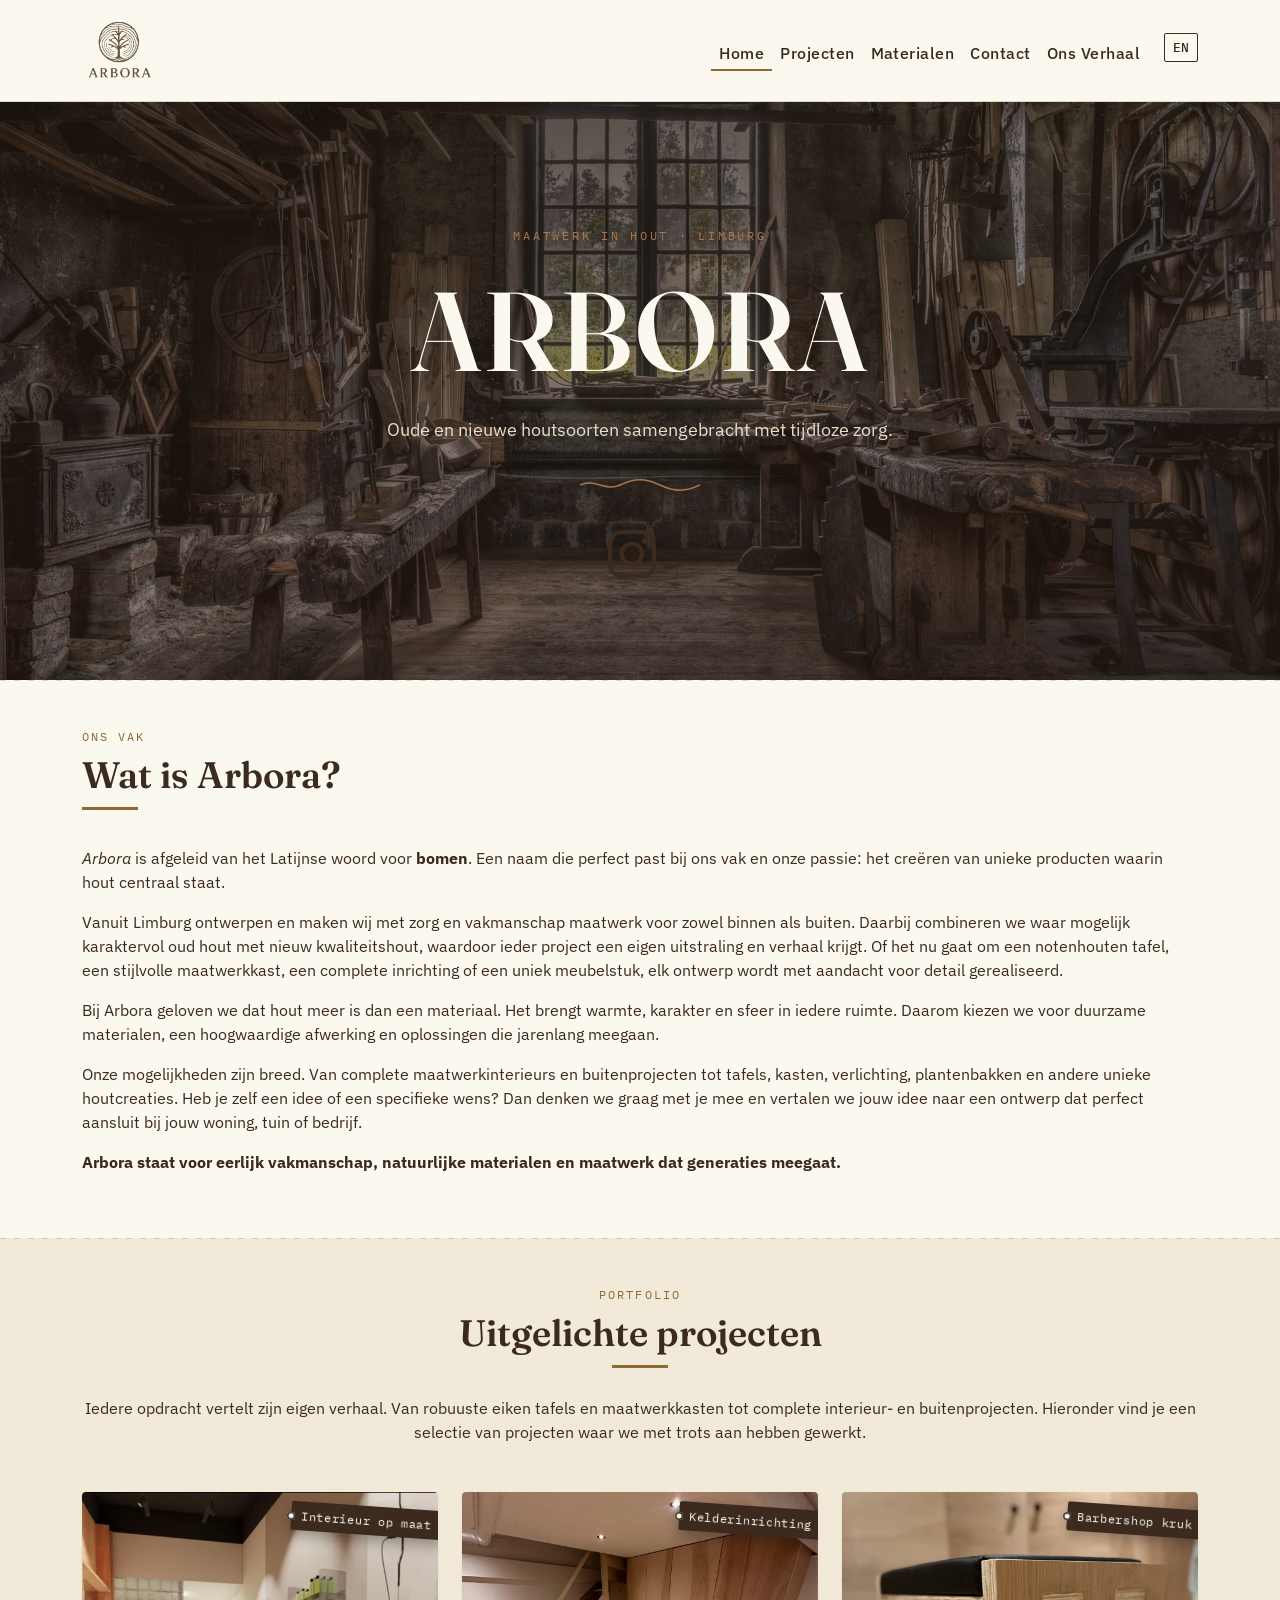
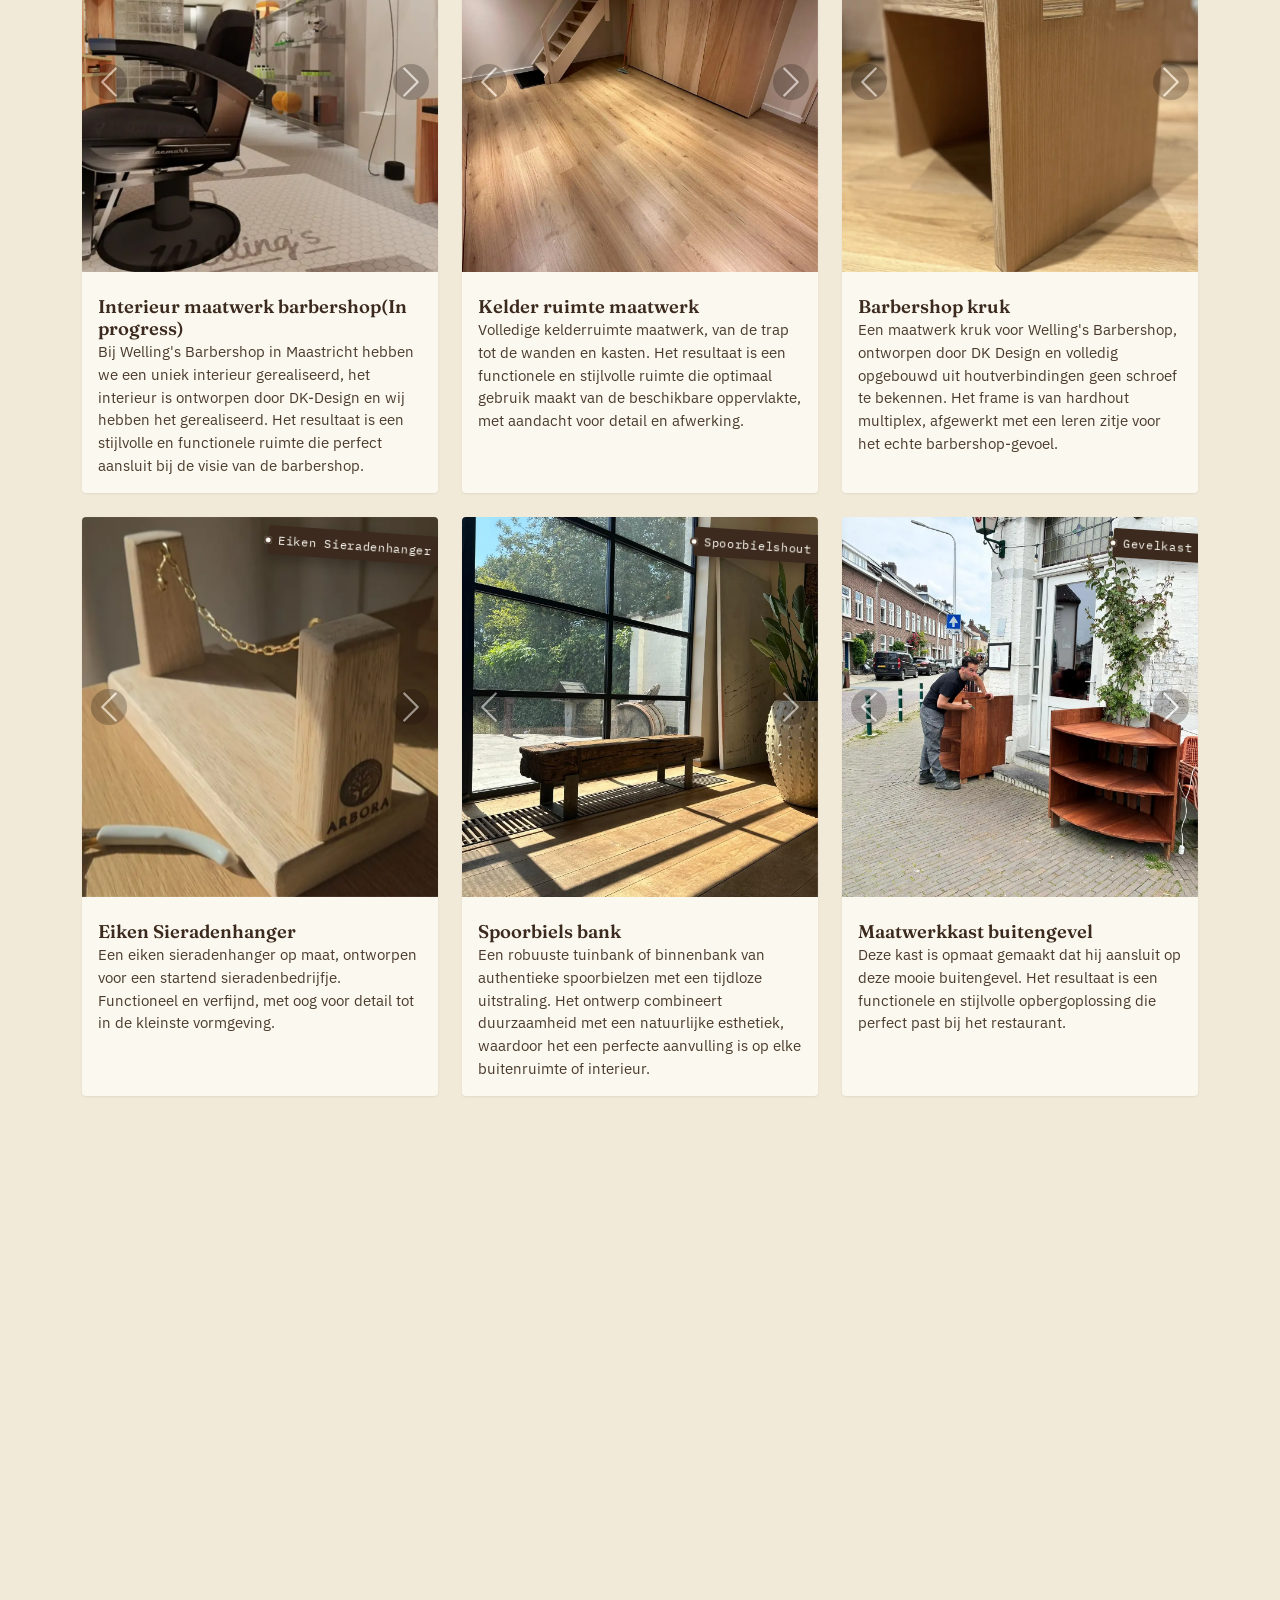
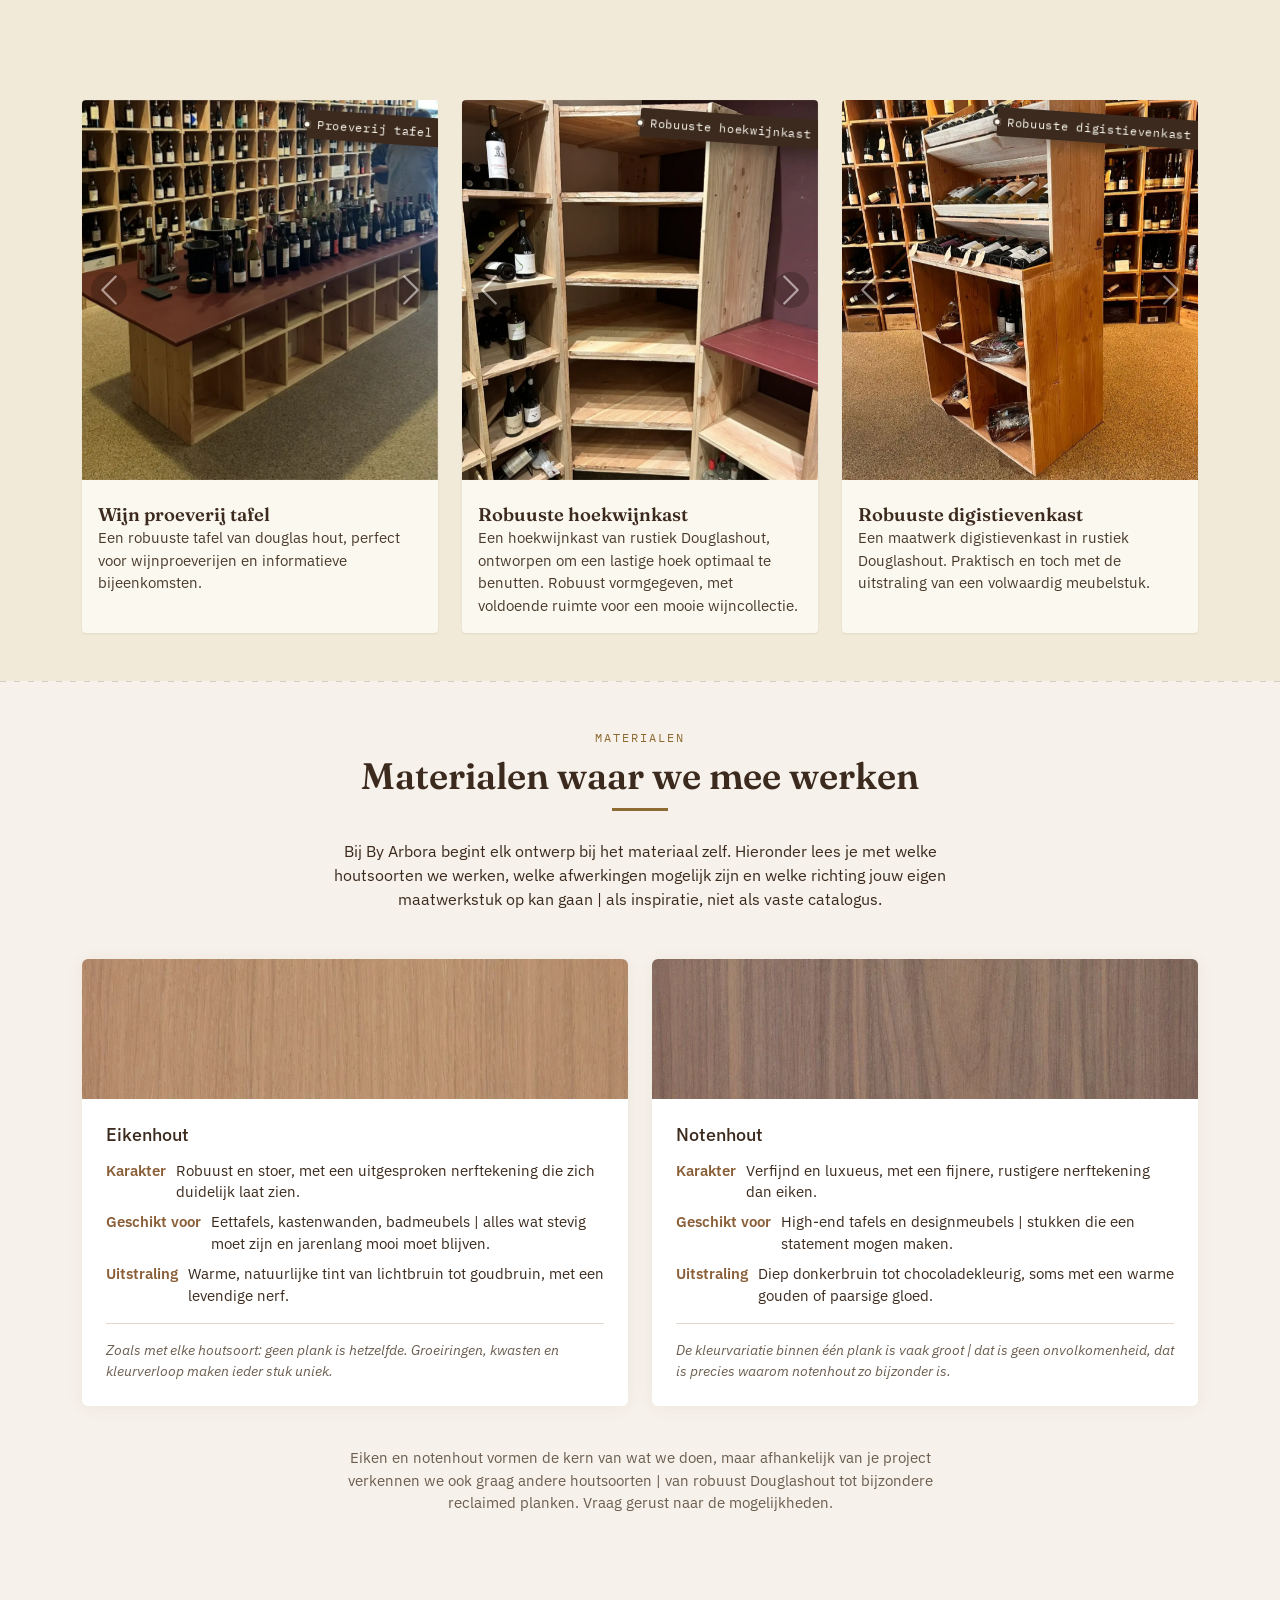
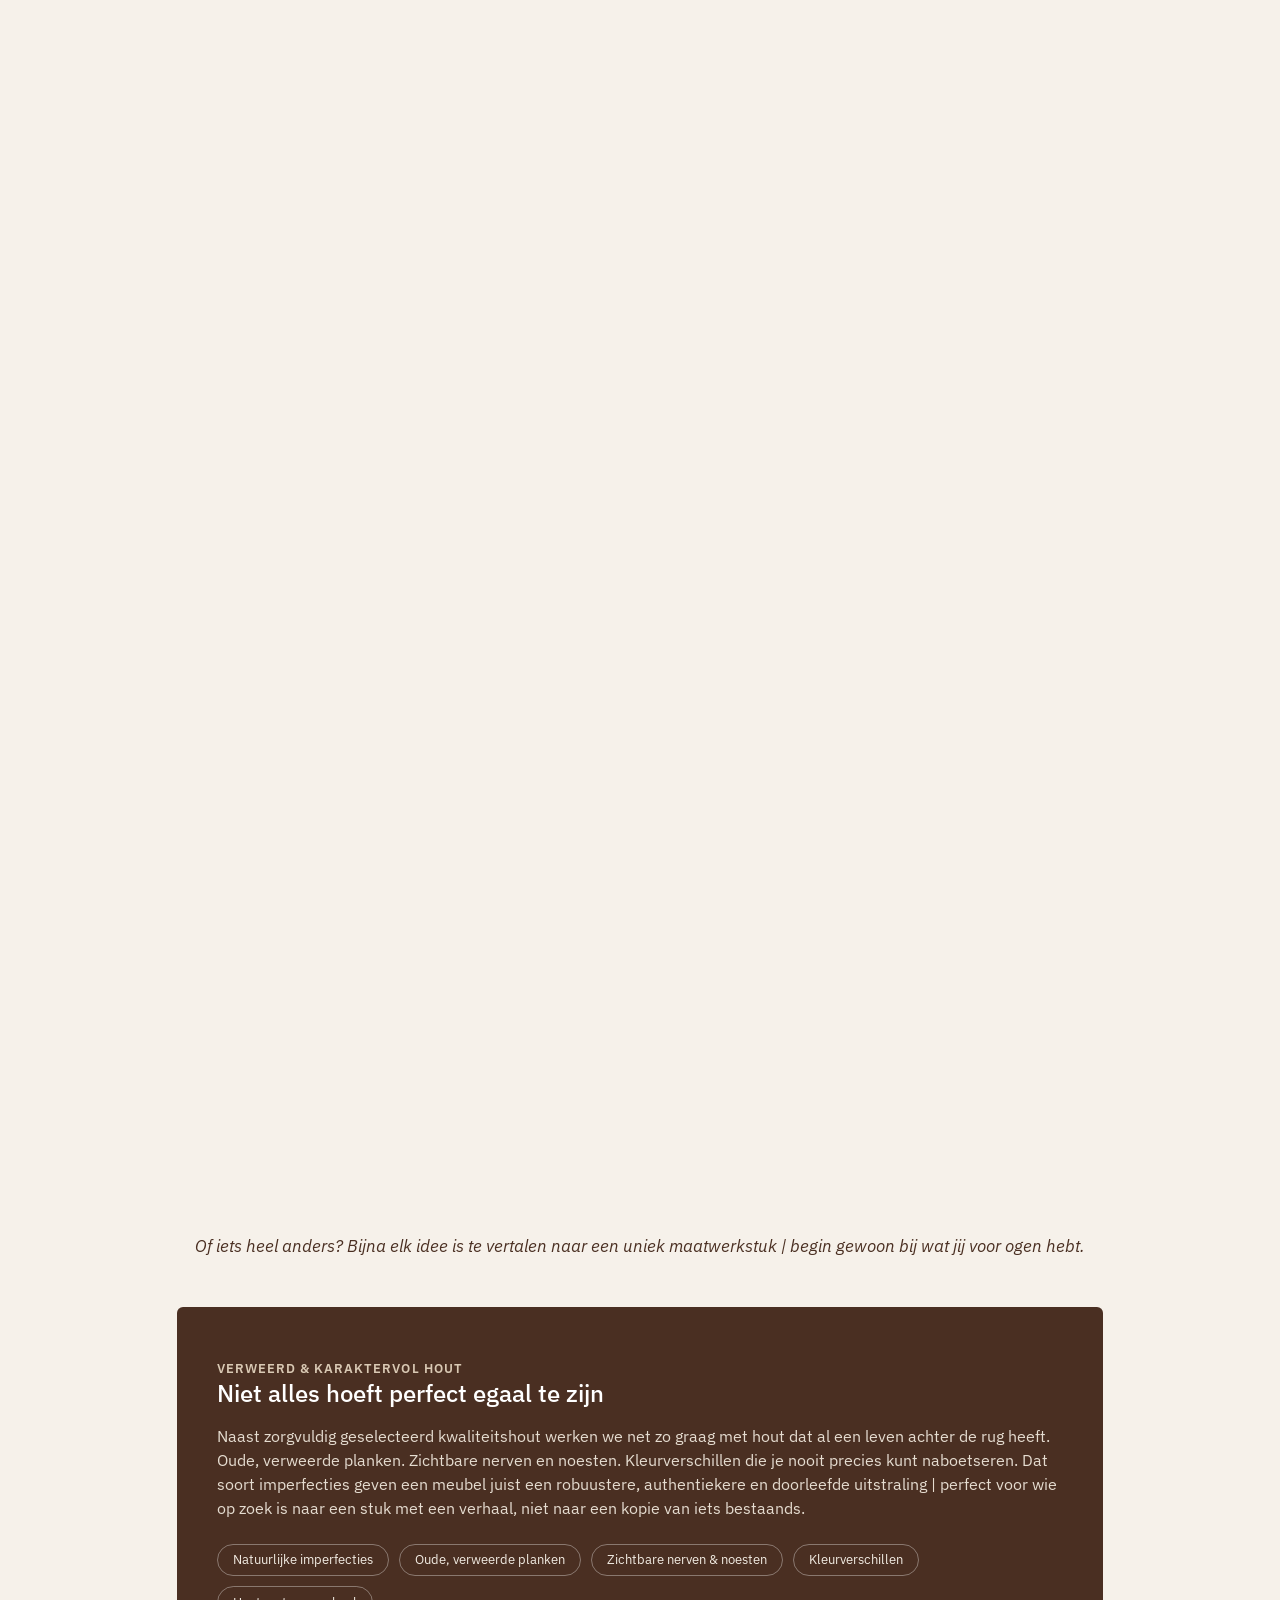
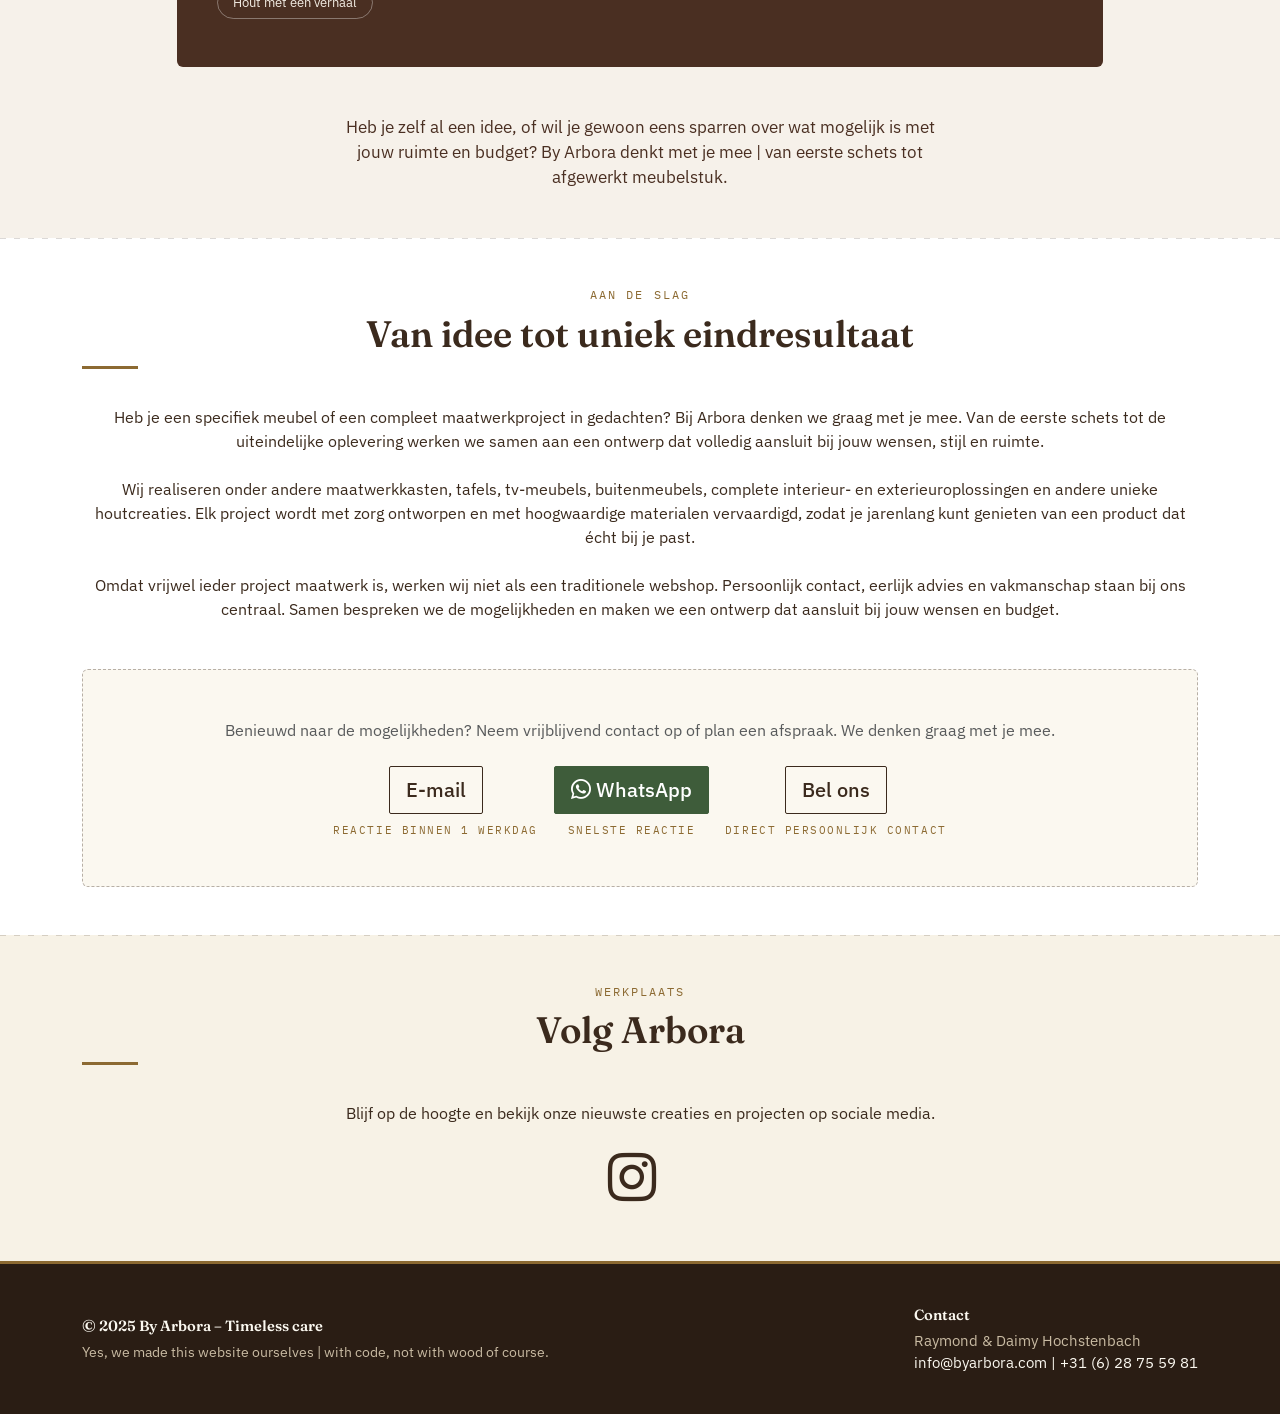
<file: index.html>
<!DOCTYPE html>
<html lang="nl">

<head>
    <meta charset="UTF-8" />
    <meta name="viewport" content="width=device-width, initial-scale=1" />
    <title>ARBORA – Maatwerk in hout | Limburg</title>
    <meta name="description"
        content="Arbora ontwerpt en maakt maatwerk in hout vanuit Limburg: tafels, kasten, interieurs en buitenprojecten. Oud en nieuw hout samengebracht met tijdloze zorg." />
    <link rel="canonical" href="https://byarbora.com/" />

    <!-- Open Graph / social preview -->
    <meta property="og:title" content="ARBORA – Maatwerk in hout" />
    <meta property="og:description"
        content="Vanuit Limburg ontwerpen en maken wij met zorg en vakmanschap maatwerk in hout, voor binnen en buiten." />
    <meta property="og:image" content="https://byarbora.com/Images/w07961-small.webp" />
    <meta property="og:url" content="https://byarbora.com/" />
    <meta property="og:type" content="website" />
    <meta property="og:locale" content="nl_NL" />
    <meta name="twitter:card" content="summary_large_image" />

    <!-- Bootstrap CSS -->
    <link href="https://cdn.jsdelivr.net/npm/bootstrap@5.3.3/dist/css/bootstrap.min.css" rel="stylesheet" />
    <!-- Eigen CSS -->
    <link href="styles.css" rel="stylesheet" />
    <!-- Bootstrap Icons -->
    <link href="https://cdn.jsdelivr.net/npm/bootstrap-icons@1.10.5/font/bootstrap-icons.css" rel="stylesheet" />

    <!-- Favicon -->
    <link rel="icon" href="Images/favicon.ico" type="image/x-icon">
    <link rel="apple-touch-icon" sizes="180x180" href="Images/favicon.ico">

    <!-- Structured data: local business -->
    <script type="application/ld+json">
    {
      "@context": "https://schema.org",
      "@type": "LocalBusiness",
      "name": "Arbora",
      "url": "https://byarbora.com/",
      "image": "https://byarbora.com/Images/logo-arbora.webp",
      "telephone": "+31628755981",
      "email": "info@byarbora.com",
      "address": {
        "@type": "PostalAddress",
        "addressRegion": "Limburg",
        "addressCountry": "NL"
      },
      "sameAs": ["https://www.instagram.com/byarbora"]
    }
    </script>
</head>


<body>

    <!-- Navigatiebalk -->
    <nav class="navbar navbar-expand-lg fixed-top">
        <div class="container">
            <a class="navbar-brand d-flex align-items-center gap-2" href="#">
                <img src="Images/logo-arbora.png" alt="Arbora logo" height="72" />
            </a>
            <button class="navbar-toggler" type="button" data-bs-toggle="collapse" data-bs-target="#navbarNav"
                aria-controls="navbarNav" aria-expanded="false" aria-label="Menu openen/sluiten">
                <span class="navbar-toggler-icon bg-light rounded"></span>
            </button>
            <div class="collapse navbar-collapse" id="navbarNav">
                <ul class="navbar-nav ms-auto">
                    <li class="nav-item"><a class="nav-link active" href="#">Home</a></li>
                    <li class="nav-item"><a class="nav-link" href="#projecten">Projecten</a></li>
                    <li class="nav-item"><a class="nav-link" href="#materialen">Materialen</a></li>
                    <li class="nav-item"><a class="nav-link" href="#koop">Contact</a></li>
                    <li class="nav-item"><a class="nav-link" href="our-story.html">Ons Verhaal</a></li>
                    <li class="nav-item">
                        <button id="lang-toggle" class="btn btn-outline-secondary btn-sm ms-3"
                            onclick="window.location.href='index-en.html'">EN</button>
                    </li>
                </ul>
            </div>
        </div>
    </nav>

    <!-- Hero sectie -->
    <section class="hero">
        <div class="container">
            <span class="hero-eyebrow">Maatwerk in hout · Limburg</span>
            <h1 id="arbora-text">ARBORA</h1>
            <p id="slogan-text" class="lead">
                Oude en nieuwe houtsoorten samengebracht met tijdloze zorg.
            </p>
            <svg class="grain-divider" viewBox="0 0 120 18" xmlns="http://www.w3.org/2000/svg" aria-hidden="true">
                <path d="M0 9 C 15 2, 25 16, 40 9 S 65 2, 80 9 S 105 16, 120 9" fill="none" stroke="#A9754C"
                    stroke-width="1.5" />
            </svg>
        </div>
        <div class="social-icons fs-2 mt-4">
            <a href="https://www.instagram.com/byarbora" target="_blank" rel="noopener" aria-label="Instagram"
                class="me-3 social-link" style="color:#F1EAD8;">
                <i class="bi bi-instagram"></i>
            </a>
        </div>
    </section>

    <!-- Over sectie -->
    <section id="over" class="py-5">
        <div class="container">
            <span class="section-eyebrow">Ons vak</span>
            <h2 class="section-title">Wat is Arbora?</h2>
            <p><em>Arbora</em> is afgeleid van het Latijnse woord voor <strong>bomen</strong>. Een naam die perfect past
                bij ons vak en onze passie: het creëren van unieke producten waarin hout centraal staat.</p>

            <p>Vanuit Limburg ontwerpen en maken wij met zorg en vakmanschap maatwerk voor zowel binnen als buiten.
                Daarbij combineren we waar mogelijk karaktervol oud hout met nieuw kwaliteitshout, waardoor ieder
                project een eigen uitstraling en verhaal krijgt. Of het nu gaat om een notenhouten tafel, een stijlvolle
                maatwerkkast, een complete inrichting of een uniek meubelstuk, elk ontwerp wordt met aandacht voor
                detail gerealiseerd.</p>

            <p>Bij Arbora geloven we dat hout meer is dan een materiaal. Het brengt warmte, karakter en sfeer in iedere
                ruimte. Daarom kiezen we voor duurzame materialen, een hoogwaardige afwerking en oplossingen die
                jarenlang meegaan.</p>

            <p>Onze mogelijkheden zijn breed. Van complete maatwerkinterieurs en buitenprojecten tot tafels, kasten,
                verlichting, plantenbakken en andere unieke houtcreaties. Heb je zelf een idee of een specifieke wens?
                Dan denken we graag met je mee en vertalen we jouw idee naar een ontwerp dat perfect aansluit bij jouw
                woning, tuin of bedrijf.</p>

            <p><strong>Arbora staat voor eerlijk vakmanschap, natuurlijke materialen en maatwerk dat generaties
                    meegaat.</strong></p>
        </div>
    </section>


    <!-- Uitgelichte projecten -->
    <section id="projecten" class="py-5">
        <div class="container">
            <span class="section-eyebrow text-center d-block">Portfolio</span>
            <h2 class="section-title text-center mb-3">Uitgelichte projecten</h2>

            <p class="text-center mb-5">
                Iedere opdracht vertelt zijn eigen verhaal. Van robuuste eiken tafels en maatwerkkasten tot complete
                interieur- en buitenprojecten. Hieronder vind je een selectie van projecten waar we met trots aan hebben
                gewerkt.
            </p>

            <div class="row g-4">

                <!-- Project 1: Barbershop -->
                <div class="col-lg-4 col-md-6 reveal">
                    <div class="project-card">
                        <div class="project-media">
                            <div id="project1Carousel" class="carousel slide" data-bs-touch="true" data-bs-ride="false">
                                <div class="carousel-inner">
                                    <div class="carousel-item active">
                                        <img src="Images/Project 1/Wellings.webp" loading="lazy" alt="">
                                    </div>
                                    <div class="carousel-item">
                                        <img src="Images/Project 1/BarberShop.webp" loading="lazy" alt="">
                                    </div>
                                    <div class="carousel-item">
                                        <img src="Images/Project 1/Wellings01.webp" loading="lazy" alt="">
                                    </div>
                                    <div class="carousel-item">
                                        <img src="Images/Project 1/Wellings1.webp" loading="lazy" alt="">
                                    </div>
                                    <div class="carousel-item">
                                        <img src="Images/Project 1/Wellings2.webp" loading="lazy" alt="">
                                    </div>
                                    <div class="carousel-item">
                                        <img src="Images/Project 1/Wellings10.webp" loading="lazy" alt="">
                                    </div>
                                    <div class="carousel-item">
                                        <img src="Images/Project 1/Wellings9.webp" loading="lazy" alt="">
                                    </div>
                                    <div class="carousel-item">
                                        <img src="Images/Project 1/Wellings11.webp" loading="lazy" alt="">
                                    </div>
                                    <div class="carousel-item">
                                        <img src="Images/Project 1/Wellings3.webp" loading="lazy" alt="">
                                    </div>
                                    <div class="carousel-item">
                                        <img src="Images/Project 1/Wellings12.webp" loading="lazy" alt="">
                                    </div>
                                    <div class="carousel-item">
                                        <img src="Images/Project 1/Wellings13.webp" loading="lazy" alt="">
                                    </div>
                                    <div class="carousel-item">
                                        <img src="Images/Project 1/Wellings4.webp" loading="lazy" alt="">
                                    </div>
                                    <div class="carousel-item">
                                        <img src="Images/Project 1/Wellings5.webp" loading="lazy" alt="">
                                    </div>
                                    <div class="carousel-item">
                                        <img src="Images/Project 1/Wellings7.webp" loading="lazy" alt="">
                                    </div>
                                    <div class="carousel-item">
                                        <img src="Images/Project 1/Wellings14.webp" loading="lazy" alt="">
                                    </div>
                                    <div class="carousel-item">
                                        <img src="Images/Project 1/Wellings6.webp" loading="lazy" alt="">
                                    </div>
                                </div>
                                <button class="carousel-control-prev" type="button" data-bs-target="#project1Carousel"
                                    data-bs-slide="prev">
                                    <span class="carousel-control-prev-icon" aria-hidden="true"></span>
                                    <span class="visually-hidden">Vorige</span>
                                </button>
                                <button class="carousel-control-next" type="button" data-bs-target="#project1Carousel"
                                    data-bs-slide="next">
                                    <span class="carousel-control-next-icon" aria-hidden="true"></span>
                                    <span class="visually-hidden">Volgende</span>
                                </button>
                            </div>
                            <span class="material-tag">Interieur op maat</span>
                        </div>
                        <div class="card-body p-3 pt-4">
                            <h3 class="card-title h5">Interieur maatwerk barbershop(In progress)</h3>
                            <p class="card-text">
                                Bij Welling's Barbershop in Maastricht hebben we een uniek interieur gerealiseerd, het
                                interieur is ontworpen door DK-Design en wij hebben het gerealiseerd. Het resultaat is
                                een
                                stijlvolle en functionele ruimte die perfect aansluit bij de visie van de barbershop.
                            </p>
                        </div>
                    </div>
                </div>

                <!-- Project 2: Kelder maatwerk -->
                <div class="col-lg-4 col-md-6 reveal">
                    <div class="project-card">
                        <div class="project-media">
                            <div id="project2Carousel" class="carousel slide" data-bs-touch="true" data-bs-ride="false">
                                <div class="carousel-inner">
                                    <div class="carousel-item active">
                                        <img src="Images/Project 2/KastProject.webp" loading="lazy"
                                            alt="Maatwerk kelderruimte, trap en wandkasten">
                                    </div>
                                    <div class="carousel-item">
                                        <img src="Images/Project 2/KastProject2.webp" loading="lazy"
                                            alt="Maatwerkkast in kelderruimte, aanzicht 2">
                                    </div>
                                    <div class="carousel-item">
                                        <img src="Images/Project 2/KastProject3.webp" loading="lazy"
                                            alt="Maatwerkkast in kelderruimte, aanzicht 3">
                                    </div>
                                    <div class="carousel-item">
                                        <img src="Images/Project 2/KastProject4.webp" loading="lazy"
                                            alt="Maatwerkkast in kelderruimte, aanzicht 4">
                                    </div>
                                    <div class="carousel-item">
                                        <img src="Images/Project 2/KastProject5.webp" loading="lazy"
                                            alt="Maatwerkkast in kelderruimte, aanzicht 5">
                                    </div>
                                    <div class="carousel-item">
                                        <img src="Images/Project 2/KastProject6.webp" loading="lazy"
                                            alt="Maatwerkkast in kelderruimte, aanzicht 6">
                                    </div>
                                    <div class="carousel-item">
                                        <img src="Images/Project 2/KastProject7.webp" loading="lazy"
                                            alt="Maatwerkkast in kelderruimte, aanzicht 7">
                                    </div>
                                    <div class="carousel-item">
                                        <img src="Images/Project 2/KastProject8.webp" loading="lazy"
                                            alt="Maatwerkkast in kelderruimte, aanzicht 8">
                                    </div>
                                    <div class="carousel-item">
                                        <img src="Images/Project 2/KastProject9.webp" loading="lazy"
                                            alt="Maatwerkkast in kelderruimte, aanzicht 9">
                                    </div>
                                    <div class="carousel-item">
                                        <img src="Images/Project 2/KastProject10.webp" loading="lazy"
                                            alt="Maatwerkkast in kelderruimte, aanzicht 10">
                                    </div>
                                </div>
                                <button class="carousel-control-prev" type="button" data-bs-target="#project2Carousel"
                                    data-bs-slide="prev">
                                    <span class="carousel-control-prev-icon" aria-hidden="true"></span>
                                    <span class="visually-hidden">Vorige</span>
                                </button>
                                <button class="carousel-control-next" type="button" data-bs-target="#project2Carousel"
                                    data-bs-slide="next">
                                    <span class="carousel-control-next-icon" aria-hidden="true"></span>
                                    <span class="visually-hidden">Volgende</span>
                                </button>
                            </div>
                            <span class="material-tag">Kelderinrichting</span>
                        </div>
                        <div class="card-body p-3 pt-4">
                            <h3 class="card-title h5">Kelder ruimte maatwerk</h3>
                            <p class="card-text">
                                Volledige kelderruimte maatwerk, van de trap tot de wanden en kasten. Het resultaat is
                                een
                                functionele en stijlvolle ruimte die optimaal gebruik maakt van de beschikbare
                                oppervlakte,
                                met aandacht voor detail en afwerking.
                            </p>
                        </div>
                    </div>
                </div>

                <!-- Project 11: Barbershop kruk -->
                <div class="col-lg-4 col-md-6 reveal">
                    <div class="project-card">
                        <div class="project-media">
                            <div id="project11Carousel" class="carousel slide" data-bs-touch="true"
                                data-bs-ride="false">
                                <div class="carousel-inner">
                                    <div class="carousel-item active">
                                        <img src="Images/Project 11/IMG_3103.webp" loading="lazy" alt="Barbershop kruk">
                                    </div>
                                    <div class="carousel-item">
                                        <img src="Images/Project 11/IMG_3087.webp" loading="lazy"
                                            alt="Detail van de barbershop kruk">
                                    </div>
                                    <div class="carousel-item">
                                        <img src="Images/Project 11/IMG_3090.webp" loading="lazy"
                                            alt="Detail van de barbershop kruk">
                                    </div>
                                    <div class="carousel-item">
                                        <img src="Images/Project 11/IMG_3083.webp" loading="lazy"
                                            alt="Detail van de barbershop kruk">
                                    </div>
                                    <div class="carousel-item">
                                        <img src="Images/Project 11/IMG_3089.webp" loading="lazy"
                                            alt="Detail van de barbershop kruk">
                                    </div>
                                    <div class="carousel-item">
                                        <img src="Images/Project 11/IMG_3084.webp" loading="lazy"
                                            alt="Detail van de barbershop kruk">
                                    </div>
                                    <div class="carousel-item">
                                        <img src="Images/Project 11/IMG_3091.webp" loading="lazy"
                                            alt="Detail van de barbershop kruk">
                                    </div>
                                    <div class="carousel-item">
                                        <img src="Images/Project 11/IMG_3092.webp" loading="lazy"
                                            alt="Detail van de barbershop kruk">
                                    </div>
                                    <div class="carousel-item">
                                        <img src="Images/Project 11/IMG_3096.webp" loading="lazy"
                                            alt="Detail van de barbershop kruk">
                                    </div>
                                    <div class="carousel-item">
                                        <img src="Images/Project 11/IMG_3094.webp" loading="lazy"
                                            alt="Detail van de barbershop kruk">
                                    </div>
                                    <div class="carousel-item">
                                        <img src="Images/Project 11/IMG_3093.webp" loading="lazy"
                                            alt="Detail van de barbershop kruk">
                                    </div>
                                    <div class="carousel-item">
                                        <img src="Images/Project 11/IMG_3098.webp" loading="lazy"
                                            alt="Detail van de barbershop kruk">
                                    </div>
                                    <div class="carousel-item">
                                        <img src="Images/Project 11/IMG_3099.webp" loading="lazy"
                                            alt="Detail van de barbershop kruk">
                                    </div>
                                    <div class="carousel-item">
                                        <img src="Images/Project 11/IMG_3100.webp" loading="lazy"
                                            alt="Detail van de barbershop kruk">
                                    </div>
                                    <div class="carousel-item">
                                        <img src="Images/Project 11/IMG_3102.webp" loading="lazy"
                                            alt="Detail van de barbershop kruk">
                                    </div>
                                    <div class="carousel-item">
                                        <img src="Images/Project 11/IMG_3085.webp" loading="lazy"
                                            alt="Detail van de barbershop kruk">
                                    </div>
                                    <div class="carousel-item">
                                        <img src="Images/Project 11/IMG_3086.webp" loading="lazy"
                                            alt="Detail van de barbershop kruk">
                                    </div>
                                    <div class="carousel-item">
                                        <img src="Images/Project 11/IMG_3104.webp" loading="lazy"
                                            alt="Detail van de barbershop kruk">
                                    </div>
                                    <div class="carousel-item">
                                        <img src="Images/Project 11/IMG_3057.webp" loading="lazy"
                                            alt="Detail van de barbershop kruk">
                                    </div>
                                </div>
                                <button class="carousel-control-prev" type="button" data-bs-target="#project11Carousel"
                                    data-bs-slide="prev">
                                    <span class="carousel-control-prev-icon" aria-hidden="true"></span>
                                    <span class="visually-hidden">Vorige</span>
                                </button>
                                <button class="carousel-control-next" type="button" data-bs-target="#project11Carousel"
                                    data-bs-slide="next">
                                    <span class="carousel-control-next-icon" aria-hidden="true"></span>
                                    <span class="visually-hidden">Volgende</span>
                                </button>
                            </div>
                            <span class="material-tag">Barbershop kruk</span>
                        </div>
                        <div class="card-body p-3 pt-4">
                            <h3 class="card-title h5">Barbershop kruk</h3>
                            <p class="card-text">
                                Een maatwerk kruk voor Welling's Barbershop, ontworpen door DK Design en volledig
                                opgebouwd uit houtverbindingen geen schroef te bekennen.
                                Het frame is van hardhout multiplex, afgewerkt met een leren zitje voor het echte
                                barbershop-gevoel.
                            </p>
                        </div>
                    </div>
                </div>

                <!-- Project 10: Sieraden hanger voor nieuw sieraden bedrijfje -->
                <div class="col-lg-4 col-md-6 reveal">
                    <div class="project-card">
                        <div class="project-media">
                            <div id="project10Carousel" class="carousel slide" data-bs-touch="true"
                                data-bs-ride="false">
                                <div class="carousel-inner">
                                    <div class="carousel-item active">
                                        <img src="Images/Project 10/SieradenHanger1.webp" loading="lazy"
                                            alt="Sieraden hanger voor nieuw sieraden bedrijfje">
                                    </div>
                                    <div class="carousel-item">
                                        <img src="Images/Project 10/SieradenHanger2.webp" loading="lazy"
                                            alt="Detail van de sieraden hanger">
                                    </div>
                                </div>
                                <button class="carousel-control-prev" type="button" data-bs-target="#project10Carousel"
                                    data-bs-slide="prev">
                                    <span class="carousel-control-prev-icon" aria-hidden="true"></span>
                                    <span class="visually-hidden">Vorige</span>
                                </button>
                                <button class="carousel-control-next" type="button" data-bs-target="#project10Carousel"
                                    data-bs-slide="next">
                                    <span class="carousel-control-next-icon" aria-hidden="true"></span>
                                    <span class="visually-hidden">Volgende</span>
                                </button>
                            </div>
                            <span class="material-tag">Eiken Sieradenhanger</span>
                        </div>
                        <div class="card-body p-3 pt-4">
                            <h3 class="card-title h5">Eiken Sieradenhanger</h3>
                            <p class="card-text">
                                Een eiken sieradenhanger op maat, ontworpen voor een startend sieradenbedrijfje.
                                Functioneel en verfijnd, met oog voor detail tot in de kleinste vormgeving.
                            </p>
                        </div>
                    </div>
                </div>

                <!-- Project 3: Spoorbielsbank -->
                <div class="col-lg-4 col-md-6 reveal">
                    <div class="project-card">
                        <div class="project-media">
                            <div id="project3Carousel" class="carousel slide" data-bs-touch="true" data-bs-ride="false">
                                <div class="carousel-inner">
                                    <div class="carousel-item active">
                                        <img src="Images/Project 3/SpoorbielsBank.webp" loading="lazy"
                                            alt="Tuinbank gemaakt van authentieke spoorbielzen, vooraanzicht">
                                    </div>
                                    <div class="carousel-item">
                                        <img src="Images/Project 3/SpoorbielsBank2.webp" loading="lazy"
                                            alt="Spoorbielzen bank, detail van de houtstructuur">
                                    </div>
                                    <div class="carousel-item">
                                        <img src="Images/Project 3/IMG_3081.webp" loading="lazy" alt="">
                                    </div>
                                    <div class="carousel-item">
                                        <img src="Images/Project 3/IMG_3078.webp" loading="lazy" alt="">
                                    </div>
                                    <div class="carousel-item">
                                        <img src="Images/Project 3/IMG_3079.webp" loading="lazy" alt="">
                                    </div>
                                    <div class="carousel-item">
                                        <img src="Images/Project 3/SpoorbielsBank3.webp" loading="lazy"
                                            alt="Spoorbielzen bank geplaatst in de tuin">
                                    </div>
                                </div>
                                <button class="carousel-control-prev" type="button" data-bs-target="#project3Carousel"
                                    data-bs-slide="prev">
                                    <span class="carousel-control-prev-icon" aria-hidden="true"></span>
                                    <span class="visually-hidden">Vorige</span>
                                </button>
                                <button class="carousel-control-next" type="button" data-bs-target="#project3Carousel"
                                    data-bs-slide="next">
                                    <span class="carousel-control-next-icon" aria-hidden="true"></span>
                                    <span class="visually-hidden">Volgende</span>
                                </button>
                            </div>
                            <span class="material-tag">Spoorbielshout</span>
                        </div>
                        <div class="card-body p-3 pt-4">
                            <h3 class="card-title h5">Spoorbiels bank</h3>
                            <p class="card-text">
                                Een robuuste tuinbank of binnenbank van authentieke spoorbielzen met een tijdloze
                                uitstraling. Het ontwerp combineert duurzaamheid met een natuurlijke esthetiek, waardoor
                                het
                                een perfecte aanvulling is op elke buitenruimte of interieur.
                            </p>
                        </div>
                    </div>
                </div>

                <!-- Project 6: Maatwerkkast buitengevel Villeneuve -->
                <div class="col-lg-4 col-md-6 reveal">
                    <div class="project-card">
                        <div class="project-media">
                            <div id="project6Carousel" class="carousel slide" data-bs-touch="true" data-bs-ride="false">
                                <div class="carousel-inner">
                                    <div class="carousel-item active">
                                        <img src="Images/Project 6/BuitenKast.webp" loading="lazy"
                                            alt="Maatwerkkast buitengevel Villeneuve">
                                    </div>
                                    <div class="carousel-item">
                                        <img src="Images/Project 6/Villeneuve1.webp" loading="lazy"
                                            alt="Detail van de maatwerkkast buitengevel Villeneuve">
                                    </div>
                                    <div class="carousel-item">
                                        <img src="Images/Project 6/Villeneuve2.webp" loading="lazy"
                                            alt="Detail van de maatwerkkast buitengevel Villeneuve">
                                    </div>
                                    <div class="carousel-item">
                                        <img src="Images/Project 6/Villeneuve4.webp" loading="lazy"
                                            alt="Detail van de maatwerkkast buitengevel Villeneuve">
                                    </div>
                                    <div class="carousel-item">
                                        <img src="Images/Project 6/Villeneuve3.webp" loading="lazy"
                                            alt="Detail van de maatwerkkast buitengevel Villeneuve">
                                    </div>
                                </div>
                                <button class="carousel-control-prev" type="button" data-bs-target="#project6Carousel"
                                    data-bs-slide="prev">
                                    <span class="carousel-control-prev-icon" aria-hidden="true"></span>
                                    <span class="visually-hidden">Vorige</span>
                                </button>
                                <button class="carousel-control-next" type="button" data-bs-target="#project6Carousel"
                                    data-bs-slide="next">
                                    <span class="carousel-control-next-icon" aria-hidden="true"></span>
                                    <span class="visually-hidden">Volgende</span>
                                </button>
                            </div>
                            <span class="material-tag">Gevelkast</span>
                        </div>
                        <div class="card-body p-3 pt-4">
                            <h3 class="card-title h5">Maatwerkkast buitengevel</h3>
                            <p class="card-text">
                                Deze kast is opmaat gemaakt dat hij aansluit op deze mooie buitengevel. Het resultaat is
                                een
                                functionele en stijlvolle opbergoplossing die perfect past bij het restaurant.
                            </p>
                        </div>
                    </div>
                </div>

                <!-- Project 7: Garderobe met rustieke vensterbank -->
                <div class="col-lg-4 col-md-6 reveal">
                    <div class="project-card">
                        <div class="project-media">
                            <div id="project7Carousel" class="carousel slide" data-bs-touch="true" data-bs-ride="false">
                                <div class="carousel-inner">
                                    <div class="carousel-item active">
                                        <img src="Images/Project 7/IMG_3131.webp" loading="lazy" alt="Garderobe">
                                    </div>
                                    <div class="carousel-item">
                                        <img src="Images/Project 7/IMG_3133.webp" loading="lazy" alt="Garderobe">
                                    </div>
                                    <div class="carousel-item">
                                        <img src="Images/Project 7/IMG_3127.webp" loading="lazy" alt="Garderobe">
                                    </div>
                                    <div class="carousel-item">
                                        <img src="Images/Project 7/IMG_3128.webp" loading="lazy" alt="Garderobe">
                                    </div>
                                    <div class="carousel-item">
                                        <img src="Images/Project 7/IMG_3129.webp" loading="lazy" alt="Garderobe">
                                    </div>
                                    <div class="carousel-item">
                                        <img src="Images/Project 7/IMG_3134.webp" loading="lazy" alt="Garderobe">
                                    </div>
                                    <div class="carousel-item">
                                        <img src="Images/Project 7/IMG_3130.webp" loading="lazy" alt="Garderobe">
                                    </div>
                                </div>
                                <button class="carousel-control-prev" type="button" data-bs-target="#project7Carousel"
                                    data-bs-slide="prev">
                                    <span class="carousel-control-prev-icon" aria-hidden="true"></span>
                                    <span class="visually-hidden">Vorige</span>
                                </button>
                                <button class="carousel-control-next" type="button" data-bs-target="#project7Carousel"
                                    data-bs-slide="next">
                                    <span class="carousel-control-next-icon" aria-hidden="true"></span>
                                    <span class="visually-hidden">Volgende</span>
                                </button>
                            </div>
                            <span class="material-tag">Garderobe</span>
                        </div>
                        <div class="card-body p-3 pt-4">
                            <h3 class="card-title h5">Garderobe met rustieke vensterbank</h3>
                            <p class="card-text">
                                Een garderobe op maat gecombineerd met een rustieke vensterbank, ontworpen als één
                                geheel met de ruimte.
                                Het resultaat is een warme, functionele entree met karakter.
                            </p>
                        </div>
                    </div>
                </div>

                <!-- Project 5: Teakhouten vlonder -->
                <div class="col-lg-4 col-md-6 reveal">
                    <div class="project-card">
                        <div class="project-media">
                            <div id="project5Carousel" class="carousel slide" data-bs-touch="true" data-bs-ride="false">
                                <div class="carousel-inner">
                                    <div class="carousel-item active">
                                        <img src="Images/Project 5/IMG_3121.webp" loading="lazy"
                                            alt="Teakhouten vlonder">
                                    </div>
                                    <div class="carousel-item">
                                        <img src="Images/Project 5/IMG_3109.webp" loading="lazy"
                                            alt="Teakhouten vlonder">
                                    </div>
                                    <div class="carousel-item">
                                        <img src="Images/Project 5/IMG_3110.webp" loading="lazy"
                                            alt="Teakhouten vlonder">
                                    </div>
                                    <div class="carousel-item">
                                        <img src="Images/Project 5/IMG_3112.webp" loading="lazy"
                                            alt="Teakhouten vlonder">
                                    </div>
                                    <div class="carousel-item">
                                        <img src="Images/Project 5/TeakVlonder.webp" loading="lazy"
                                            alt="Teakhouten vlonder">
                                    </div>
                                    <div class="carousel-item">
                                        <img src="Images/Project 5/IMG_3113.webp" loading="lazy"
                                            alt="Teakhouten vlonder">
                                    </div>
                                    <div class="carousel-item">
                                        <img src="Images/Project 5/IMG_3114.webp" loading="lazy"
                                            alt="Teakhouten vlonder">
                                    </div>
                                    <div class="carousel-item">
                                        <img src="Images/Project 5/IMG_3116.webp" loading="lazy"
                                            alt="Teakhouten vlonder">
                                    </div>
                                    <div class="carousel-item">
                                        <img src="Images/Project 5/IMG_3115.webp" loading="lazy"
                                            alt="Teakhouten vlonder">
                                    </div>
                                    <div class="carousel-item">
                                        <img src="Images/Project 5/IMG_3119.webp" loading="lazy"
                                            alt="Teakhouten vlonder">
                                    </div>
                                    <div class="carousel-item">
                                        <img src="Images/Project 5/IMG_3120.webp" loading="lazy"
                                            alt="Teakhouten vlonder">
                                    </div>
                                </div>
                                <button class="carousel-control-prev" type="button" data-bs-target="#project5Carousel"
                                    data-bs-slide="prev">
                                    <span class="carousel-control-prev-icon" aria-hidden="true"></span>
                                    <span class="visually-hidden">Vorige</span>
                                </button>
                                <button class="carousel-control-next" type="button" data-bs-target="#project5Carousel"
                                    data-bs-slide="next">
                                    <span class="carousel-control-next-icon" aria-hidden="true"></span>
                                    <span class="visually-hidden">Volgende</span>
                                </button>
                            </div>
                            <span class="material-tag">Houten vlonder</span>
                        </div>
                        <div class="card-body p-3 pt-4">
                            <h3 class="card-title h5">Teakhouten vlonder</h3>
                            <p class="card-text">
                                Om het zwembad een luxe uitstraling te geven, hebben we een teakhouten vlonder
                                gerealiseerd.
                                Het resultaat is een stijlvolle en duurzame buitenruimte die perfect aansluit bij de
                                omgeving.
                            </p>
                        </div>
                    </div>
                </div>

                <!-- Project 12: Tuinhuis dubbele poort rustiek douglashout -->
                <div class="col-lg-4 col-md-6 reveal">
                    <div class="project-card">
                        <div class="project-media">
                            <div id="project12Carousel" class="carousel slide" data-bs-touch="true"
                                data-bs-ride="false">
                                <div class="carousel-inner">
                                    <div class="carousel-item active">
                                        <img src="Images/Project 12/IMG_3071.webp" loading="lazy"
                                            alt="Robuuste douglashouten poort">
                                    </div>
                                    <div class="carousel-item">
                                        <img src="Images/Project 12/IMG_3068.webp" loading="lazy"
                                            alt="Robuuste douglashouten poort">
                                    </div>
                                    <div class="carousel-item">
                                        <img src="Images/Project 12/IMG_3069.webp" loading="lazy"
                                            alt="Robuuste douglashouten poort">
                                    </div>
                                    <div class="carousel-item">
                                        <img src="Images/Project 12/IMG_3070.webp" loading="lazy"
                                            alt="Robuuste douglashouten poort">
                                    </div>
                                    <div class="carousel-item">
                                        <img src="Images/Project 12/IMG_3072.webp" loading="lazy"
                                            alt="Robuuste douglashouten poort">
                                    </div>
                                    <div class="carousel-item">
                                        <img src="Images/Project 12/IMG_3073.webp" loading="lazy"
                                            alt="Robuuste douglashouten poort">
                                    </div>
                                </div>
                                <button class="carousel-control-prev" type="button" data-bs-target="#project12Carousel"
                                    data-bs-slide="prev">
                                    <span class="carousel-control-prev-icon" aria-hidden="true"></span>
                                    <span class="visually-hidden">Vorige</span>
                                </button>
                                <button class="carousel-control-next" type="button" data-bs-target="#project12Carousel"
                                    data-bs-slide="next">
                                    <span class="carousel-control-next-icon" aria-hidden="true"></span>
                                    <span class="visually-hidden">Volgende</span>
                                </button>
                            </div>
                            <span class="material-tag">Robuuste poort</span>
                        </div>
                        <div class="card-body p-3 pt-4">
                            <h3 class="card-title h5">Robuuste poort van Douglashout</h3>
                            <p class="card-text">
                                Een dubbele poort van rustiek Douglashout voor een tuinhuis, gebouwd om jarenlang weer
                                en wind te doorstaan.
                                Stoer van uitstraling, zorgvuldig in de afwerking.
                            </p>
                        </div>
                    </div>
                </div>

                <!-- Project 4: Wijn proeverij tafel -->
                <div class="col-lg-4 col-md-6 reveal">
                    <div class="project-card">
                        <div class="project-media">
                            <div id="project4Carousel" class="carousel slide" data-bs-touch="true" data-bs-ride="false">
                                <div class="carousel-inner">
                                    <div class="carousel-item active">
                                        <img src="Images/Project 4/IMG_3062.webp" loading="lazy"
                                            alt="Robuuste douglashouten tafel voor wijnproeverijen">
                                    </div>
                                    <div class="carousel-item">
                                        <img src="Images/Project 4/IMG_3058.webp" loading="lazy"
                                            alt="Detail van de douglashouten tafel">
                                    </div>
                                    <div class="carousel-item">
                                        <img src="Images/Project 4/IMG_3059.webp" loading="lazy" alt="">
                                    </div>
                                    <div class="carousel-item">
                                        <img src="Images/Project 4/IMG_3060.webp" loading="lazy" alt="">
                                    </div>
                                    <div class="carousel-item">
                                        <img src="Images/Project 4/WijnTafel.webp" loading="lazy" alt="">
                                    </div>

                                </div>
                                <button class="carousel-control-prev" type="button" data-bs-target="#project4Carousel"
                                    data-bs-slide="prev">
                                    <span class="carousel-control-prev-icon" aria-hidden="true"></span>
                                    <span class="visually-hidden">Vorige</span>
                                </button>
                                <button class="carousel-control-next" type="button" data-bs-target="#project4Carousel"
                                    data-bs-slide="next">
                                    <span class="carousel-control-next-icon" aria-hidden="true"></span>
                                    <span class="visually-hidden">Volgende</span>
                                </button>
                            </div>
                            <span class="material-tag">Proeverij tafel</span>
                        </div>

                        <div class="card-body p-3 pt-4">
                            <h3 class="card-title h5">Wijn proeverij tafel</h3>
                            <p class="card-text">
                                Een robuuste tafel van douglas hout, perfect voor wijnproeverijen en informatieve
                                bijeenkomsten.
                            </p>
                        </div>
                    </div>
                </div>

                <!-- Project 13: Hoek wijnkast rustiek douglas hout -->
                <div class="col-lg-4 col-md-6 reveal">
                    <div class="project-card">
                        <div class="project-media">
                            <div id="project13Carousel" class="carousel slide" data-bs-touch="true"
                                data-bs-ride="false">
                                <div class="carousel-inner">
                                    <div class="carousel-item active">
                                        <img src="Images/Project 13/IMG_3063.webp" loading="lazy"
                                            alt="Robuuste hoekwijnkast">
                                    </div>
                                    <div class="carousel-item">
                                        <img src="Images/Project 13/IMG_3064.webp" loading="lazy"
                                            alt="Robuuste hoekwijnkast">
                                    </div>
                                    <div class="carousel-item">
                                        <img src="Images/Project 13/IMG_3065.webp" loading="lazy"
                                            alt="Robuuste hoekwijnkast">
                                    </div>
                                    <div class="carousel-item">
                                        <img src="Images/Project 13/IMG_3066.webp" loading="lazy"
                                            alt="Robuuste hoekwijnkast">
                                    </div>
                                </div>
                                <button class="carousel-control-prev" type="button" data-bs-target="#project13Carousel"
                                    data-bs-slide="prev">
                                    <span class="carousel-control-prev-icon" aria-hidden="true"></span>
                                    <span class="visually-hidden">Vorige</span>
                                </button>
                                <button class="carousel-control-next" type="button" data-bs-target="#project13Carousel"
                                    data-bs-slide="next">
                                    <span class="carousel-control-next-icon" aria-hidden="true"></span>
                                    <span class="visually-hidden">Volgende</span>
                                </button>
                            </div>
                            <span class="material-tag">Robuuste hoekwijnkast</span>
                        </div>
                        <div class="card-body p-3 pt-4">
                            <h3 class="card-title h5">Robuuste hoekwijnkast</h3>
                            <p class="card-text">
                                Een hoekwijnkast van rustiek Douglashout, ontworpen om een lastige hoek optimaal te
                                benutten.
                                Robuust vormgegeven, met voldoende ruimte voor een mooie wijncollectie.
                            </p>
                        </div>
                    </div>
                </div>

                <!-- Project 14: Rustieke digistievenkast / wijnkast -->
                <div class="col-lg-4 col-md-6 reveal">
                    <div class="project-card">
                        <div class="project-media">
                            <div id="project14Carousel" class="carousel slide" data-bs-touch="true"
                                data-bs-ride="false">
                                <div class="carousel-inner">
                                    <div class="carousel-item active">
                                        <img src="Images/Project 14/RobuusteDouglasWijnkast.webp" loading="lazy"
                                            alt="Robuuste digistievenkast">
                                    </div>
                                    <div class="carousel-item">
                                        <img src="Images/Project 14/IMG_3076.webp" loading="lazy"
                                            alt="Detail van de digistievenkast">
                                    </div>
                                </div>
                                <button class="carousel-control-prev" type="button" data-bs-target="#project14Carousel"
                                    data-bs-slide="prev">
                                    <span class="carousel-control-prev-icon" aria-hidden="true"></span>
                                    <span class="visually-hidden">Vorige</span>
                                </button>
                                <button class="carousel-control-next" type="button" data-bs-target="#project14Carousel"
                                    data-bs-slide="next">
                                    <span class="carousel-control-next-icon" aria-hidden="true"></span>
                                    <span class="visually-hidden">Volgende</span>
                                </button>
                            </div>
                            <span class="material-tag">Robuuste digistievenkast</span>
                        </div>
                        <div class="card-body p-3 pt-4">
                            <h3 class="card-title h5">Robuuste digistievenkast</h3>
                            <p class="card-text">
                                Een maatwerk digistievenkast in rustiek Douglashout.
                                Praktisch en toch met de uitstraling van een volwaardig meubelstuk.
                            </p>
                        </div>
                    </div>
                </div>

                <!-- Project 8: Rustieke moestuin met Douglas hout 
            <div class="col-lg-4 col-md-6 reveal">
                <div class="project-card">
                    <div class="project-media">
                        <div id="project8Carousel" class="carousel slide" data-bs-touch="true" data-bs-ride="false">
                            <div class="carousel-inner">
                                <div class="carousel-item active">
                                    <img src="Images/Project 8/IMG_3124.webp" loading="lazy"
                                        alt="Rustieke moestuin met Douglas hout">
                                </div>
                                <div class="carousel-item">
                                    <img src="Images/Project 8/IMG_3126.webp" loading="lazy"
                                        alt="Rustieke moestuin met Douglas hout">
                                </div>
                                <div class="carousel-item">
                                    <img src="Images/Project 8/IMG_3125.webp" loading="lazy"
                                        alt="Rustieke moestuin met Douglas hout">
                                </div>
                                <div class="carousel-item">
                                    <img src="Images/Project 8/IMG_3118.webp" loading="lazy"
                                        alt="Rustieke moestuin met Douglas hout">
                                </div>
                                <div class="carousel-item">
                                    <img src="Images/Project 8/IMG_3117.webp" loading="lazy"
                                        alt="Rustieke moestuin met Douglas hout">
                                </div>
                            </div>
                            <button class="carousel-control-prev" type="button" data-bs-target="#project8Carousel"
                                data-bs-slide="prev">
                                <span class="carousel-control-prev-icon" aria-hidden="true"></span>
                                <span class="visually-hidden">Vorige</span>
                            </button>
                            <button class="carousel-control-next" type="button" data-bs-target="#project8Carousel"
                                data-bs-slide="next">
                                <span class="carousel-control-next-icon" aria-hidden="true"></span>
                                <span class="visually-hidden">Volgende</span>
                            </button>
                        </div>
                        <span class="material-tag">Moestuin</span>
                    </div>
                    <div class="card-body p-3 pt-4">
                        <h3 class="card-title h5">Rustieke moestuin met Douglas hout</h3>
                        <p class="card-text">
                            Een moestuinopstelling van Douglashout, met verhoogde bakken voor comfortabel werken. 
                            Robuust gebouwd om jarenlang mee te gaan, buiten in weer en wind.
                        </p>
                    </div>
                </div>
            </div>
            -->

                <!-- Project 9: Trapleuning met lokaal hout 
            <div class="col-lg-4 col-md-6 reveal">
                <div class="project-card">
                    <div class="project-media">
                        <div id="project9Carousel" class="carousel slide" data-bs-touch="true" data-bs-ride="false">
                            <div class="carousel-inner">
                                <div class="carousel-item active">
                                    <img src="Images/Project 9/IMG_3108.webp" loading="lazy"
                                        alt="Trapleuning met lokaal hout">
                                </div>
                                <div class="carousel-item">
                                    <img src="Images/Project 9/IMG_3106.webp" loading="lazy"
                                        alt="Detail van de trapleuning met lokaal hout">
                                </div>
                                <div class="carousel-item">
                                    <img src="Images/Project 9/IMG_3107.webp" loading="lazy"
                                        alt="Detail van de trapleuning met lokaal hout">
                                </div>
                            </div>
                            <button class="carousel-control-prev" type="button" data-bs-target="#project9Carousel"
                                data-bs-slide="prev">
                                <span class="carousel-control-prev-icon" aria-hidden="true"></span>
                                <span class="visually-hidden">Vorige</span>
                            </button>
                            <button class="carousel-control-next" type="button" data-bs-target="#project9Carousel"
                                data-bs-slide="next">
                                <span class="carousel-control-next-icon" aria-hidden="true"></span>
                                <span class="visually-hidden">Volgende</span>
                            </button>
                        </div>
                        <span class="material-tag">Trapleuning</span>
                    </div>
                    <div class="card-body p-3 pt-4">
                        <h3 class="card-title h5">Trapleuning met lokaal hout</h3>
                        <p class="card-text">
                            Een trapleuning gemaakt van lokaal hout, op maat afgestemd op de bestaande trap. 
                            Warm en natuurlijk, met een afwerking die de houtnerf laat spreken.
                        </p>
                    </div>
                </div>
            </div>
-->

            </div>
        </div>
    </section>

    <section id="materialen" class="py-5">
        <div class="container">

            <span class="section-eyebrow text-center d-block">Materialen</span>
            <h2 class="section-title text-center mb-3">Materialen waar we mee werken</h2>
            <p class="materials-intro text-center mb-5">
                Bij By Arbora begint elk ontwerp bij het materiaal zelf. Hieronder lees je met welke houtsoorten we
                werken, welke afwerkingen mogelijk zijn en welke richting jouw eigen maatwerkstuk op kan gaan | als
                inspiratie, niet als vaste catalogus.
            </p>

            <!-- Houtsoorten -->
            <div class="row g-4 reveal">
                <div class="col-lg-6">
                    <div class="wood-card">
                        <div class="wood-card-swatch oak"></div>
                        <div class="wood-card-body">
                            <h3>Eikenhout</h3>
                            <div class="wood-trait"><strong>Karakter</strong><span>Robuust en stoer, met een
                                    uitgesproken nerftekening die zich duidelijk laat zien.</span></div>
                            <div class="wood-trait"><strong>Geschikt voor</strong><span>Eettafels, kastenwanden,
                                    badmeubels | alles wat stevig moet zijn en jarenlang mooi moet blijven.</span></div>
                            <div class="wood-trait"><strong>Uitstraling</strong><span>Warme, natuurlijke tint van
                                    lichtbruin tot goudbruin, met een levendige nerf.</span></div>
                            <div class="wood-note">Zoals met elke houtsoort: geen plank is hetzelfde. Groeiringen,
                                kwasten en kleurverloop maken ieder stuk uniek.</div>
                        </div>
                    </div>
                </div>

                <div class="col-lg-6">
                    <div class="wood-card">
                        <div class="wood-card-swatch walnut"></div>
                        <div class="wood-card-body">
                            <h3>Notenhout</h3>
                            <div class="wood-trait"><strong>Karakter</strong><span>Verfijnd en luxueus, met een
                                    fijnere, rustigere nerftekening dan eiken.</span></div>
                            <div class="wood-trait"><strong>Geschikt voor</strong><span>High-end tafels en
                                    designmeubels | stukken die een statement mogen maken.</span></div>
                            <div class="wood-trait"><strong>Uitstraling</strong><span>Diep donkerbruin tot
                                    chocoladekleurig, soms met een warme gouden of paarsige gloed.</span></div>
                            <div class="wood-note">De kleurvariatie binnen één plank is vaak groot | dat is geen
                                onvolkomenheid, dat is precies waarom notenhout zo bijzonder is.</div>
                        </div>
                    </div>
                </div>
            </div>

            <p class="species-footnote">
                Eiken en notenhout vormen de kern van wat we doen, maar afhankelijk van je project verkennen we ook
                graag andere houtsoorten | van robuust Douglashout tot bijzondere reclaimed planken. Vraag gerust naar
                de mogelijkheden.
            </p>

            <!-- Eikenhout & afwerking -->
            <div class="row justify-content-center mt-5 reveal">
                <div class="col-lg-10">
                    <div class="finish-panel">
                        <span class="materials-subhead">Eikenhout &amp; afwerking</span>
                        <h3 class="h4 mb-2">Dezelfde houtsoort, een heel andere uitstraling</h3>
                        <p class="mb-0">
                            We werken met <strong>Rubio Monocoat Oil Plus 2C</strong> | een houtolie die kleurt en
                            beschermt in één laag, met meer dan 40 kleuren beschikbaar voor (onder meer) eikenhout. De
                            olie trekt in het hout, beschermt het van binnenuit en verandert | afhankelijk van de
                            gekozen tint | subtiel of juist uitgesproken de kleur. Een kleine greep uit de
                            mogelijkheden, elk op een foto van een echt stuk eikenhout zodat je een eerlijk beeld krijgt
                            van het effect:
                        </p>

                        <div class="finish-swatches">
                            <div class="finish-swatch">
                                <img class="finish-swatch-color"
                                    src="Images/Rubiomonocoat/OIL_PLUS_2C_OAK_PURE-jpg.webp"
                                    alt="Eikenhout afgewerkt met Rubio Monocoat Oil Plus 2C in de kleur Pure"
                                    loading="lazy">
                                <span class="finish-swatch-name">Pure</span>
                                <span class="finish-swatch-desc">Pigmentvrij, dichtst bij de natuurlijke
                                    houtkleur</span>
                            </div>
                            <div class="finish-swatch">
                                <img class="finish-swatch-color"
                                    src="Images/Rubiomonocoat/OIL_PLUS_2C_OAK_NATURAL-jpg.webp"
                                    alt="Eikenhout afgewerkt met Rubio Monocoat Oil Plus 2C in de kleur Natural"
                                    loading="lazy">
                                <span class="finish-swatch-name">Natural</span>
                                <span class="finish-swatch-desc">Subtiel pigment, houdt een rauwe uitstraling
                                    vast</span>
                            </div>
                            <div class="finish-swatch">
                                <img class="finish-swatch-color"
                                    src="Images/Rubiomonocoat/OIL_PLUS_2C_OAK_WHITE_5-jpg.webp"
                                    alt="Eikenhout afgewerkt met Rubio Monocoat Oil Plus 2C in de kleur White 5%"
                                    loading="lazy">
                                <span class="finish-swatch-name">White 5%</span>
                                <span class="finish-swatch-desc">Licht en luchtig, Scandinavisch gevoel</span>
                            </div>
                            <div class="finish-swatch">
                                <img class="finish-swatch-color"
                                    src="Images/Rubiomonocoat/OIL_PLUS_2C_OAK_CHOCOLATE-jpg.webp"
                                    alt="Eikenhout afgewerkt met Rubio Monocoat Oil Plus 2C in de kleur Chocolate"
                                    loading="lazy">
                                <span class="finish-swatch-name">Chocolate</span>
                                <span class="finish-swatch-desc">Warm en diep, volle houttint</span>
                            </div>
                            <div class="finish-swatch">
                                <img class="finish-swatch-color"
                                    src="Images/Rubiomonocoat/OIL_PLUS_2C_OAK_WALNUT-jpg.webp"
                                    alt="Eikenhout afgewerkt met Rubio Monocoat Oil Plus 2C in de kleur Walnut"
                                    loading="lazy">
                                <span class="finish-swatch-name">Walnut</span>
                                <span class="finish-swatch-desc">Donkerbruin, doet eiken op notenhout lijken</span>
                            </div>
                            <div class="finish-swatch">
                                <img class="finish-swatch-color"
                                    src="Images/Rubiomonocoat/OIL_PLUS_2C_OAK_CHARCOAL-jpg.webp"
                                    alt="Eikenhout afgewerkt met Rubio Monocoat Oil Plus 2C in de kleur Charcoal"
                                    loading="lazy">
                                <span class="finish-swatch-name">Charcoal</span>
                                <span class="finish-swatch-desc">Uitgesproken donker, eigentijds contrast</span>
                            </div>
                        </div>

                        <p class="mb-0" style="font-size:0.85rem;color:#7a6b5c;">
                            Dit zijn 6 van de 40+ kleuren die Rubio Monocoat voor Oil Plus 2C aanbiedt | bekijk het
                            volledige overzicht en bestel eventueel samples via
                            <a href="https://rubiomonocoat.nl/products/oil-plus-2c" target="_blank"
                                rel="noopener">rubiomonocoat.nl</a>.
                        </p>

                        <div class="maintenance-note">
                            <span>🌿</span>
                            <span>Hout is en blijft een natuurproduct. De olie beschermt het oppervlak, maar regelmatig
                                onderhoud | met dezelfde Rubio Monocoat-olie | blijft belangrijk om je meubel mooi en
                                duurzaam te houden. We leggen je bij oplevering graag uit hoe dat werkt.</span>
                        </div>
                    </div>
                </div>
            </div>

            <!-- Inspiratie & maatwerk -->
            <div class="text-center mt-5 mb-4 reveal">
                <span class="materials-subhead d-block">Inspiratie &amp; maatwerk</span>
                <h3 class="h4">Wat zou jij laten maken?</h3>
            </div>

            <div class="row g-3 reveal">
                <div class="col-lg-4 col-md-6">
                    <div class="idea-card">
                        <h4>Massieve eettafel</h4>
                        <p>Het middelpunt van de eetkamer | gemaakt om jaren aan samen te komen.</p>
                    </div>
                </div>
                <div class="col-lg-4 col-md-6">
                    <div class="idea-card">
                        <h4>Uniek wijnrek</h4>
                        <p>Jouw collectie in een vorm die nergens anders bestaat.</p>
                    </div>
                </div>
                <div class="col-lg-4 col-md-6">
                    <div class="idea-card">
                        <h4>Maatwerk badmeubel</h4>
                        <p>De warmte van hout in een vochtige ruimte, vakkundig afgewerkt.</p>
                    </div>
                </div>
                <div class="col-lg-4 col-md-6">
                    <div class="idea-card">
                        <h4>Tv-meubel</h4>
                        <p>Functioneel voor dagelijks gebruik, en toch een statement in de ruimte.</p>
                    </div>
                </div>
                <div class="col-lg-4 col-md-6">
                    <div class="idea-card">
                        <h4>Wandmeubel</h4>
                        <p>Van vloer tot plafond, precies passend bij de maten van jouw ruimte.</p>
                    </div>
                </div>
                <div class="col-lg-4 col-md-6">
                    <div class="idea-card">
                        <h4>Bijzettafel</h4>
                        <p>Klein in formaat, groot in karakter en afwerking.</p>
                    </div>
                </div>
            </div>

            <p class="idea-open">Of iets heel anders? Bijna elk idee is te vertalen naar een uniek maatwerkstuk |
                begin gewoon bij wat jij voor ogen hebt.</p>

            <!-- Verweerd en karaktervol hout -->
            <div class="row justify-content-center mt-5 reveal">
                <div class="col-lg-10">
                    <div class="character-panel">
                        <span class="materials-subhead" style="color:#d9c9b4;">Verweerd &amp; karaktervol hout</span>
                        <h3 class="h4">Niet alles hoeft perfect egaal te zijn</h3>
                        <p class="mb-0">
                            Naast zorgvuldig geselecteerd kwaliteitshout werken we net zo graag met hout dat al een
                            leven achter de rug heeft. Oude, verweerde planken. Zichtbare nerven en noesten.
                            Kleurverschillen die je nooit precies kunt naboetseren. Dat soort imperfecties geven een
                            meubel juist een robuustere, authentiekere en doorleefde uitstraling | perfect voor wie op
                            zoek is naar een stuk met een verhaal, niet naar een kopie van iets bestaands.
                        </p>
                        <div class="character-tags">
                            <span class="character-tag">Natuurlijke imperfecties</span>
                            <span class="character-tag">Oude, verweerde planken</span>
                            <span class="character-tag">Zichtbare nerven &amp; noesten</span>
                            <span class="character-tag">Kleurverschillen</span>
                            <span class="character-tag">Hout met een verhaal</span>
                        </div>
                    </div>
                </div>
            </div>

            <p class="materials-closing">
                Heb je zelf al een idee, of wil je gewoon eens sparren over wat mogelijk is met jouw ruimte en
                budget? By Arbora denkt met je mee | van eerste schets tot afgewerkt meubelstuk.
            </p>

        </div>
    </section>




    <!-- Koop / Interesse sectie -->
    <section id="koop" class="py-5 bg-white">
        <div class="container text-center">
            <span class="section-eyebrow d-block">Aan de slag</span>
            <h2 class="section-title mb-4">Van idee tot uniek eindresultaat</h2>

            <p class="mb-4 text-justify">
                Heb je een specifiek meubel of een compleet maatwerkproject in gedachten? Bij Arbora denken we graag met
                je mee. Van de eerste schets tot de uiteindelijke oplevering werken we samen aan een ontwerp dat
                volledig aansluit bij jouw wensen, stijl en ruimte.
            </p>

            <p class="mb-4 text-justify">
                Wij realiseren onder andere maatwerkkasten, tafels, tv-meubels, buitenmeubels, complete interieur- en
                exterieuroplossingen en andere unieke houtcreaties. Elk project wordt met zorg ontworpen en met
                hoogwaardige materialen vervaardigd, zodat je jarenlang kunt genieten van een product dat écht bij je
                past.
            </p>

            <p class="mb-4">
                Omdat vrijwel ieder project maatwerk is, werken wij niet als een traditionele webshop. Persoonlijk
                contact, eerlijk advies en vakmanschap staan bij ons centraal. Samen bespreken we de mogelijkheden en
                maken we een ontwerp dat aansluit bij jouw wensen en budget.
            </p>

            <div class="order-slip mt-5">
                <p class="text-muted mb-4">Benieuwd naar de mogelijkheden? Neem vrijblijvend contact op of plan een
                    afspraak. We denken graag met je mee.</p>
                <div class="d-flex justify-content-center gap-3 flex-wrap">
                    <div>
                        <a href="mailto:info@byarbora.com" class="btn btn-outline-secondary btn-lg">E-mail</a>
                        <span class="cta-label">Reactie binnen 1 werkdag</span>
                    </div>
                    <div>
                        <a href="https://wa.me/31628755981" target="_blank" rel="noopener"
                            class="btn btn-success btn-lg">
                            <i class="bi bi-whatsapp"></i> WhatsApp
                        </a>
                        <span class="cta-label">Snelste reactie</span>
                    </div>
                    <div>
                        <a href="tel:+31628755981" class="btn btn-outline-secondary btn-lg">Bel ons</a>
                        <span class="cta-label">Direct persoonlijk contact</span>
                    </div>
                </div>
            </div>
        </div>
    </section>

    <!-- Volg ons sectie -->
    <section id="socials" class="py-5 text-center">
        <div class="container">
            <span class="section-eyebrow d-block">Werkplaats</span>
            <h2 class="section-title mb-4">Volg Arbora</h2>
            <p>Blijf op de hoogte en bekijk onze nieuwste creaties en projecten op sociale media.</p>
            <div class="social-icons fs-2 mt-3">
                <a href="https://www.instagram.com/byarbora" target="_blank" rel="noopener" aria-label="Instagram"
                    class="me-3 social-link">
                    <i class="bi bi-instagram"></i>
                </a>
            </div>
        </div>
    </section>

    <!-- Footer -->
    <footer class="site-footer text-center text-md-start">
        <div class="container d-md-flex justify-content-between align-items-center">
            <div class="mb-3 mb-md-0">
                <p class="mb-1 fw-semibold">&copy; 2025 By Arbora – Timeless care</p>
                <p class="mb-0 text-muted" style="font-size: 0.9rem;">Yes, we made this website ourselves | with code,
                    not with wood of course.</p>
            </div>
            <div>
                <p class="mb-1 fw-semibold">Contact</p>
                <p class="mb-0 text-muted">Raymond & Daimy Hochstenbach</p>
                <p class="mb-0">
                    <a href="mailto:info@byarbora.com" class="text-decoration-none">info@byarbora.com</a> |
                    <a href="tel:+31628755981" class="text-decoration-none">+31 (6) 28 75 59 81</a>
                </p>
            </div>
        </div>
    </footer>

    <!-- Bootstrap JS -->
    <script src="https://cdn.jsdelivr.net/npm/bootstrap@5.3.3/dist/js/bootstrap.bundle.min.js"></script>
    <!-- Eigen JS -->
    <script src="scripts.js"></script>
</body>

</html>
</file>
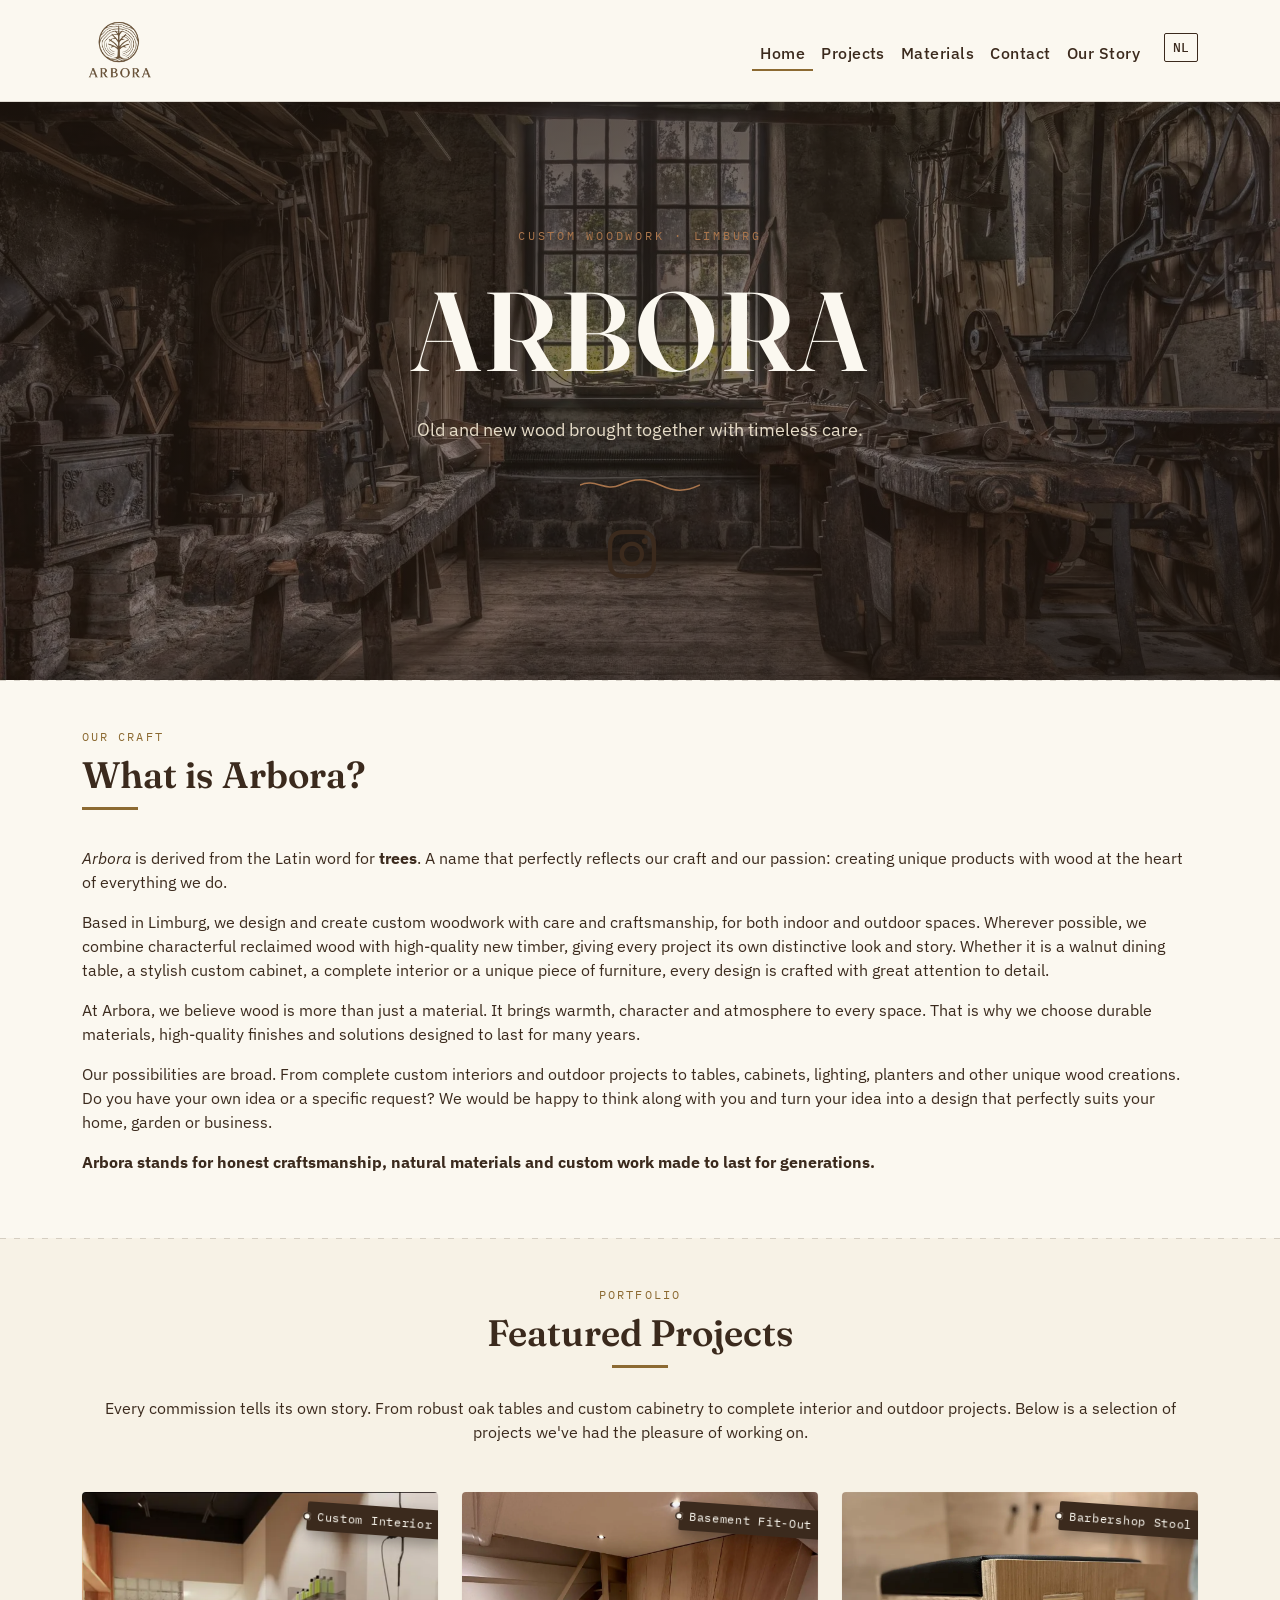
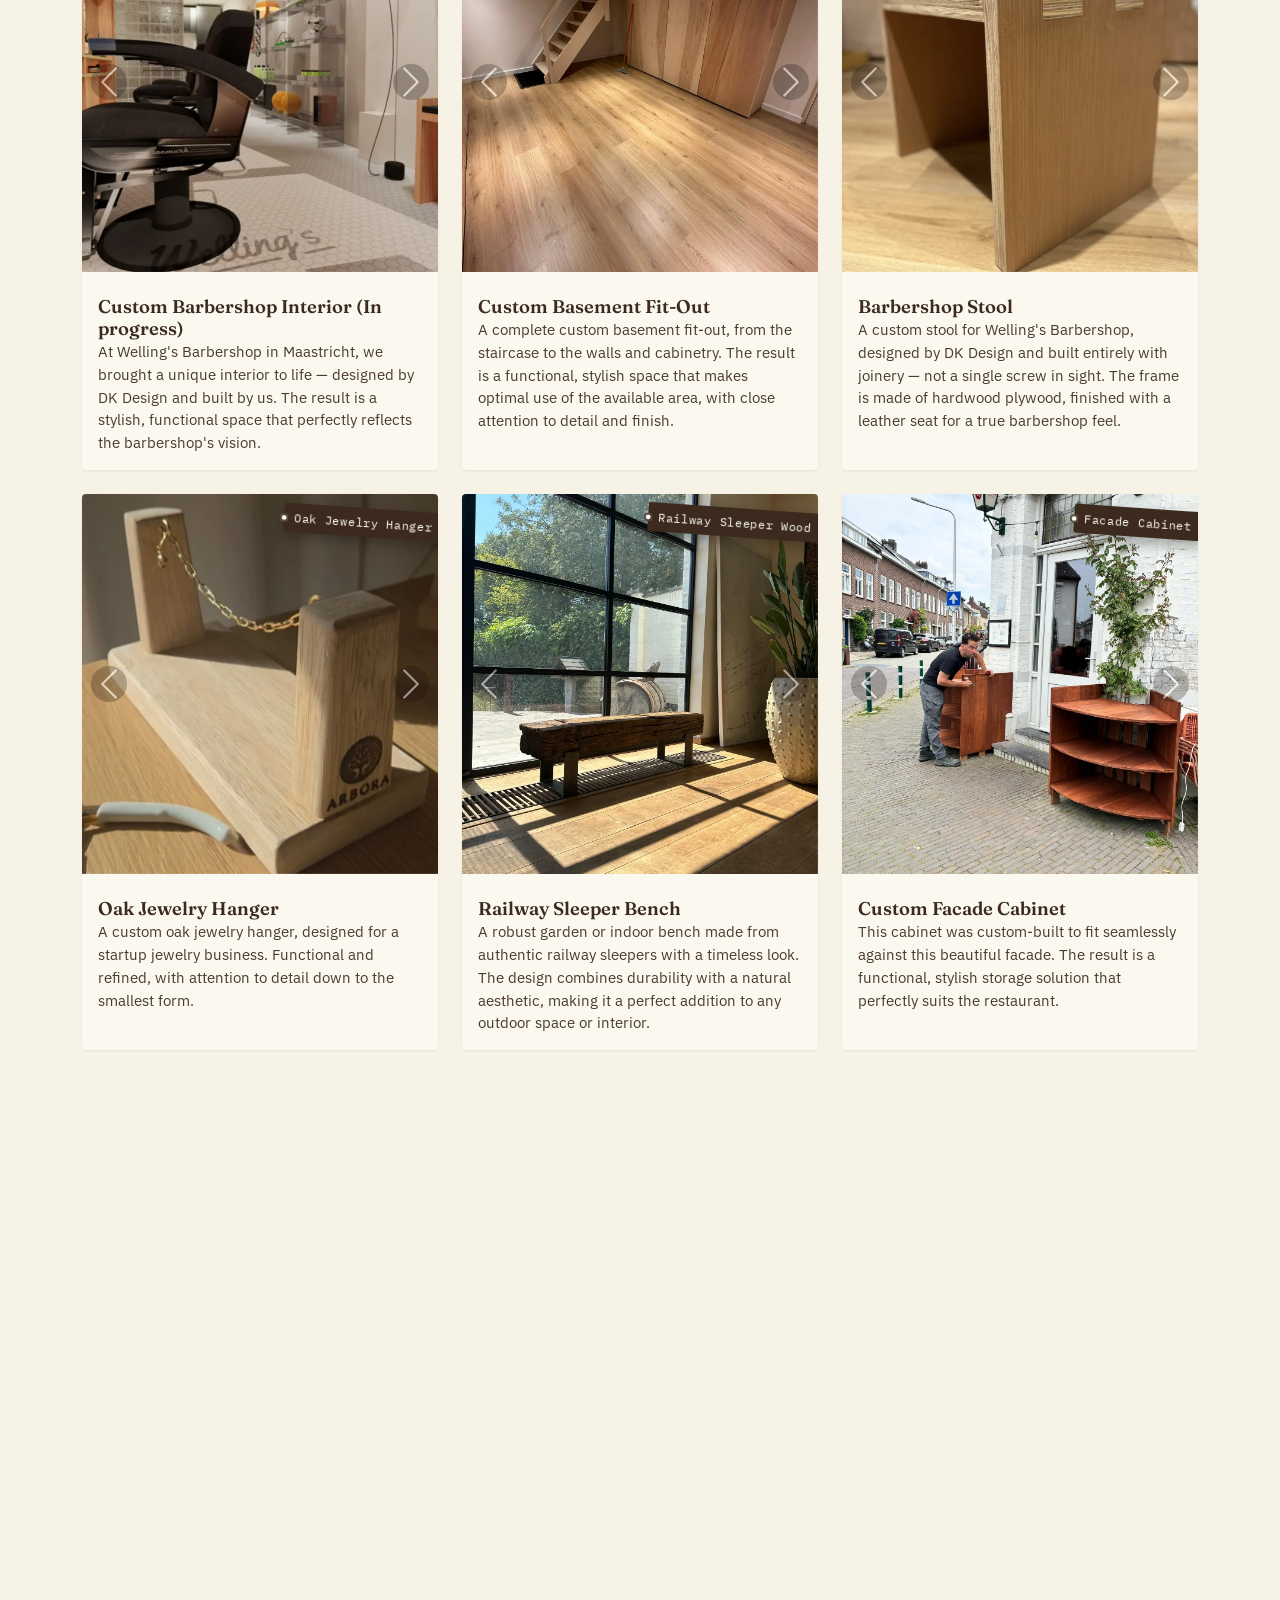
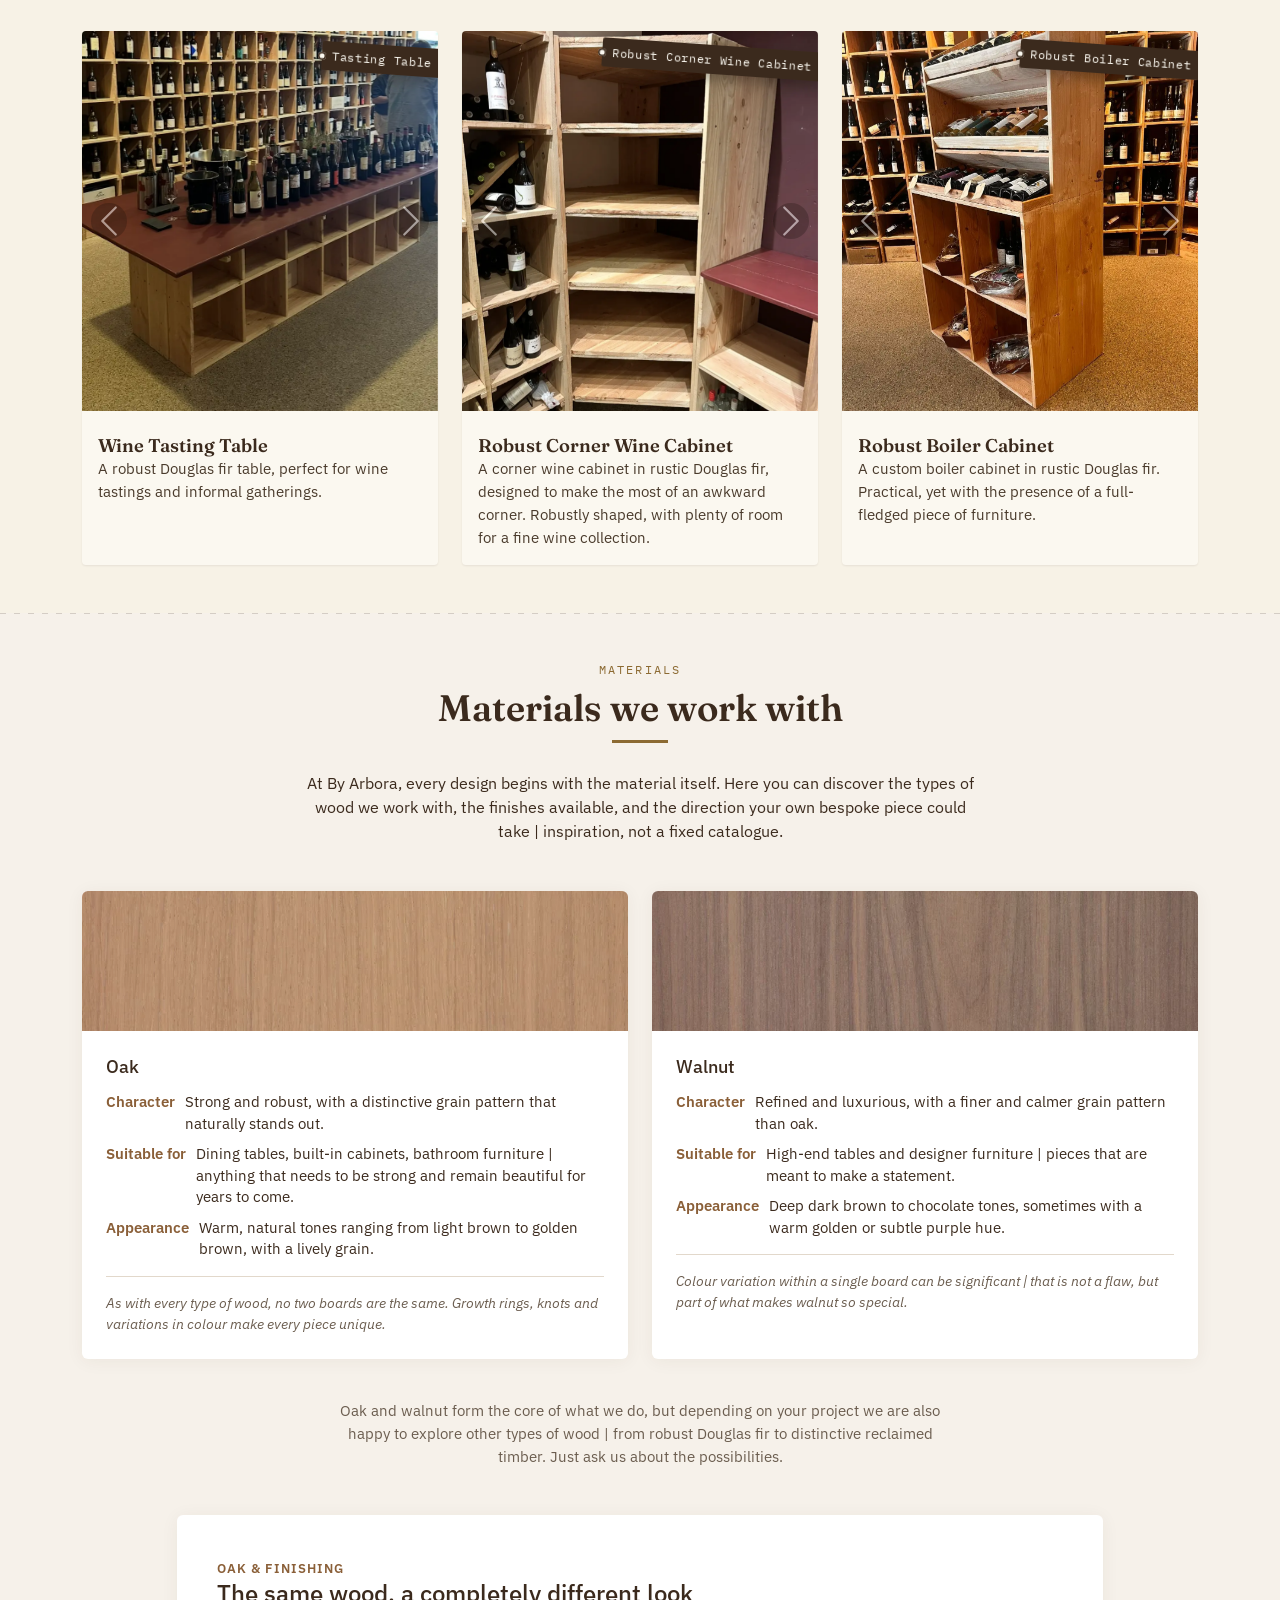
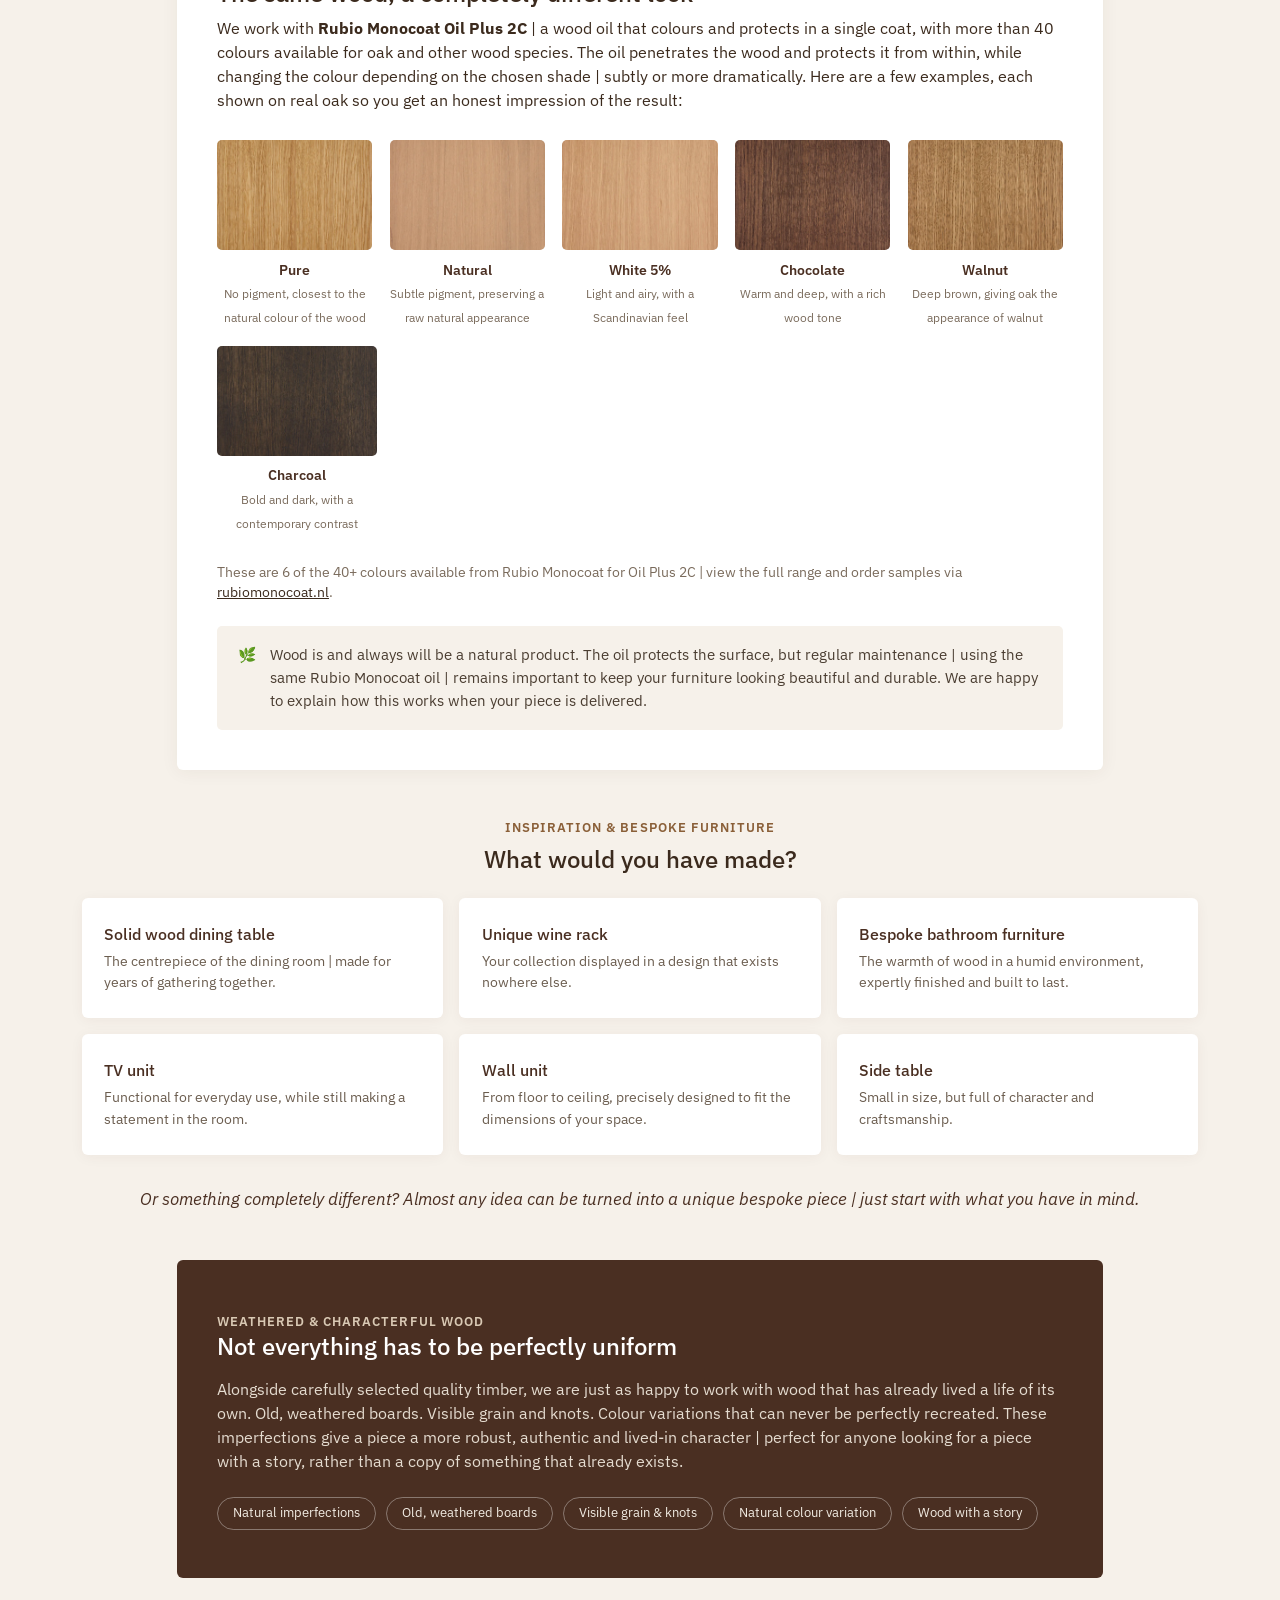
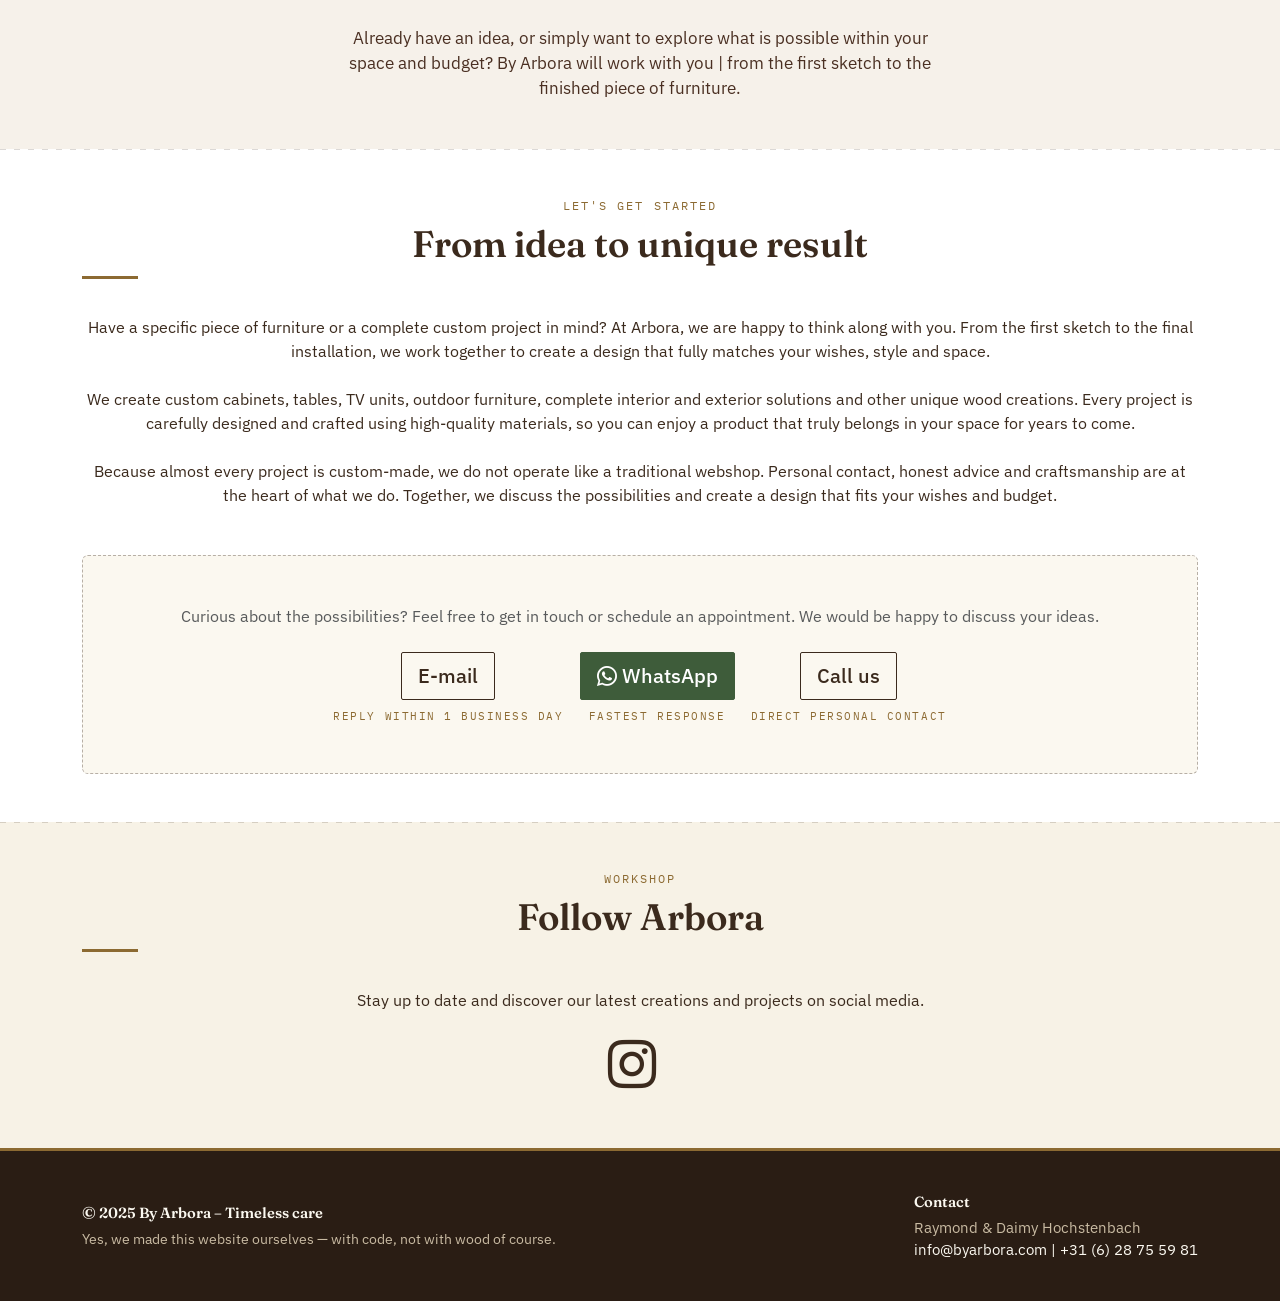
<file: index-en.html>
<!DOCTYPE html>
<html lang="en">

<head>
    <meta charset="UTF-8" />
    <meta name="viewport" content="width=device-width, initial-scale=1" />
    <title>ARBORA – Custom Woodwork | Limburg</title>
    <meta name="description"
        content="Arbora designs and creates custom woodwork from Limburg: tables, cabinets, interiors and outdoor projects. Bringing old and new wood together with timeless care." />
    <link rel="canonical" href="https://byarbora.com/" />

    <!-- Open Graph / social preview -->
    <meta property="og:title" content="ARBORA – Custom Woodwork" />
    <meta property="og:description"
        content="From Limburg, we design and create custom woodwork with care and craftsmanship, for both indoor and outdoor spaces." />
    <meta property="og:image" content="https://byarbora.com/Images/w07961-small.webp" />
    <meta property="og:url" content="https://byarbora.com/" />
    <meta property="og:type" content="website" />
    <meta property="og:locale" content="en_GB" />
    <meta name="twitter:card" content="summary_large_image" />

    <!-- Bootstrap CSS -->
    <link href="https://cdn.jsdelivr.net/npm/bootstrap@5.3.3/dist/css/bootstrap.min.css" rel="stylesheet" />
    <!-- Eigen CSS -->
    <link href="styles.css" rel="stylesheet" />
    <!-- Bootstrap Icons -->
    <link href="https://cdn.jsdelivr.net/npm/bootstrap-icons@1.10.5/font/bootstrap-icons.css" rel="stylesheet" />

    <!-- Favicon -->
    <link rel="icon" href="Images/favicon.ico" type="image/x-icon">
    <link rel="apple-touch-icon" sizes="180x180" href="Images/favicon.png">

    <!-- Structured data: local business -->
    <script type="application/ld+json">
    {
      "@context": "https://schema.org",
      "@type": "LocalBusiness",
      "name": "Arbora",
      "url": "https://byarbora.com/",
      "image": "https://byarbora.com/Images/logo-arbora.png",
      "telephone": "+31628755981",
      "email": "info@byarbora.com",
      "address": {
        "@type": "PostalAddress",
        "addressRegion": "Limburg",
        "addressCountry": "NL"
      },
      "sameAs": ["https://www.instagram.com/byarbora"]
    }
    </script>
</head>


<body>

    <!-- Navigatiebalk -->
    <nav class="navbar navbar-expand-lg fixed-top">
        <div class="container">
            <a class="navbar-brand d-flex align-items-center gap-2" href="#">
                <img src="Images/logo-arbora.png" alt="Arbora logo" height="72" />
            </a>
            <button class="navbar-toggler" type="button" data-bs-toggle="collapse" data-bs-target="#navbarNav"
                aria-controls="navbarNav" aria-expanded="false" aria-label="Open/close menu">
                <span class="navbar-toggler-icon bg-light rounded"></span>
            </button>
            <div class="collapse navbar-collapse" id="navbarNav">
                <ul class="navbar-nav ms-auto">
                    <li class="nav-item"><a class="nav-link active" href="#">Home</a></li>
                    <li class="nav-item"><a class="nav-link" href="#projects">Projects</a></li>
                    <li class="nav-item"><a class="nav-link" href="#materialen">Materials</a></li>
                    <li class="nav-item"><a class="nav-link" href="#koop">Contact</a></li>
                    <li class="nav-item"><a class="nav-link" href="our-story-en.html">Our Story</a></li>
                    <li class="nav-item">
                        <button id="lang-toggle" class="btn btn-outline-secondary btn-sm ms-3"
                            onclick="window.location.href='index.html'">NL</button>
                    </li>
                </ul>
            </div>
        </div>
    </nav>

    <!-- Hero sectie -->
    <section class="hero">
        <div class="container">
            <span class="hero-eyebrow">Custom woodwork · Limburg</span>
            <h1 id="arbora-text">ARBORA</h1>
            <p id="slogan-text" class="lead">
                Old and new wood brought together with timeless care.
            </p>
            <svg class="grain-divider" viewBox="0 0 120 18" xmlns="http://www.w3.org/2000/svg" aria-hidden="true">
                <path d="M0 9 C 15 2, 25 16, 40 9 S 65 2, 80 9 S 105 16, 120 9" fill="none" stroke="#A9754C"
                    stroke-width="1.5" />
            </svg>
        </div>
        <div class="social-icons fs-2 mt-4">
            <a href="https://www.instagram.com/byarbora" target="_blank" rel="noopener" aria-label="Instagram"
                class="me-3 social-link" style="color:#F1EAD8;">
                <i class="bi bi-instagram"></i>
            </a>
        </div>
    </section>

    <!-- Over sectie -->
    <section id="over" class="py-5">
        <div class="container">
            <span class="section-eyebrow">Our craft</span>
            <h2 class="section-title">What is Arbora?</h2>
            <p><em>Arbora</em> is derived from the Latin word for <strong>trees</strong>. A name that perfectly reflects
                our craft and our passion: creating unique products with wood at the heart of everything we do.</p>

            <p>Based in Limburg, we design and create custom woodwork with care and craftsmanship, for both indoor and
                outdoor spaces. Wherever possible, we combine characterful reclaimed wood with high-quality new timber,
                giving every project its own distinctive look and story. Whether it is a walnut dining table, a stylish
                custom cabinet, a complete interior or a unique piece of furniture, every design is crafted with great
                attention to detail.</p>

            <p>At Arbora, we believe wood is more than just a material. It brings warmth, character and atmosphere to
                every space. That is why we choose durable materials, high-quality finishes and solutions designed to
                last for many years.</p>

            <p>Our possibilities are broad. From complete custom interiors and outdoor projects to tables, cabinets,
                lighting, planters and other unique wood creations. Do you have your own idea or a specific request? We
                would be happy to think along with you and turn your idea into a design that perfectly suits your home,
                garden or business.</p>

            <p><strong>Arbora stands for honest craftsmanship, natural materials and custom work made to last for
                    generations.</strong></p>
        </div>
    </section>


    <!-- Featured projects -->
    <section id="projects" class="py-5">
        <div class="container">
            <span class="section-eyebrow text-center d-block">Portfolio</span>
            <h2 class="section-title text-center mb-3">Featured Projects</h2>

            <p class="text-center mb-5">
                Every commission tells its own story. From robust oak tables and custom cabinetry to complete
                interior and outdoor projects. Below is a selection of projects we've had the pleasure of working on.
            </p>

            <div class="row g-4">

                <!-- Project 1: Barbershop -->
                <div class="col-lg-4 col-md-6 reveal">
                    <div class="project-card">
                        <div class="project-media">
                            <div id="project1Carousel" class="carousel slide" data-bs-touch="true" data-bs-ride="false">
                                <div class="carousel-inner">
                                    <div class="carousel-item active">
                                        <img src="Images/Project 1/Wellings.webp" loading="lazy" alt="">
                                    </div>
                                    <div class="carousel-item">
                                        <img src="Images/Project 1/BarberShop.webp" loading="lazy" alt="">
                                    </div>
                                    <div class="carousel-item">
                                        <img src="Images/Project 1/Wellings01.webp" loading="lazy" alt="">
                                    </div>
                                    <div class="carousel-item">
                                        <img src="Images/Project 1/Wellings1.webp" loading="lazy" alt="">
                                    </div>
                                    <div class="carousel-item">
                                        <img src="Images/Project 1/Wellings2.webp" loading="lazy" alt="">
                                    </div>
                                    <div class="carousel-item">
                                        <img src="Images/Project 1/Wellings10.webp" loading="lazy" alt="">
                                    </div>
                                    <div class="carousel-item">
                                        <img src="Images/Project 1/Wellings9.webp" loading="lazy" alt="">
                                    </div>
                                    <div class="carousel-item">
                                        <img src="Images/Project 1/Wellings11.webp" loading="lazy" alt="">
                                    </div>
                                    <div class="carousel-item">
                                        <img src="Images/Project 1/Wellings3.webp" loading="lazy" alt="">
                                    </div>
                                    <div class="carousel-item">
                                        <img src="Images/Project 1/Wellings12.webp" loading="lazy" alt="">
                                    </div>
                                    <div class="carousel-item">
                                        <img src="Images/Project 1/Wellings13.webp" loading="lazy" alt="">
                                    </div>
                                    <div class="carousel-item">
                                        <img src="Images/Project 1/Wellings4.webp" loading="lazy" alt="">
                                    </div>
                                    <div class="carousel-item">
                                        <img src="Images/Project 1/Wellings5.webp" loading="lazy" alt="">
                                    </div>
                                    <div class="carousel-item">
                                        <img src="Images/Project 1/Wellings7.webp" loading="lazy" alt="">
                                    </div>
                                    <div class="carousel-item">
                                        <img src="Images/Project 1/Wellings14.webp" loading="lazy" alt="">
                                    </div>
                                    <div class="carousel-item">
                                        <img src="Images/Project 1/Wellings6.webp" loading="lazy" alt="">
                                    </div>
                                </div>
                                <button class="carousel-control-prev" type="button" data-bs-target="#project1Carousel"
                                    data-bs-slide="prev">
                                    <span class="carousel-control-prev-icon" aria-hidden="true"></span>
                                    <span class="visually-hidden">Previous</span>
                                </button>
                                <button class="carousel-control-next" type="button" data-bs-target="#project1Carousel"
                                    data-bs-slide="next">
                                    <span class="carousel-control-next-icon" aria-hidden="true"></span>
                                    <span class="visually-hidden">Next</span>
                                </button>
                            </div>
                            <span class="material-tag">Custom Interior</span>
                        </div>
                        <div class="card-body p-3 pt-4">
                            <h3 class="card-title h5">Custom Barbershop Interior (In progress)</h3>
                            <p class="card-text">
                                At Welling's Barbershop in Maastricht, we brought a unique interior to life — designed
                                by DK Design and built by us. The result is a stylish, functional space that perfectly
                                reflects the barbershop's vision.
                            </p>
                        </div>
                    </div>
                </div>

                <!-- Project 2: Basement custom build -->
                <div class="col-lg-4 col-md-6 reveal">
                    <div class="project-card">
                        <div class="project-media">
                            <div id="project2Carousel" class="carousel slide" data-bs-touch="true" data-bs-ride="false">
                                <div class="carousel-inner">
                                    <div class="carousel-item active">
                                        <img src="Images/Project 2/KastProject.webp" loading="lazy"
                                            alt="Custom basement space, staircase and wall cabinets">
                                    </div>
                                    <div class="carousel-item">
                                        <img src="Images/Project 2/KastProject2.webp" loading="lazy"
                                            alt="Custom cabinet in basement space, view 2">
                                    </div>
                                    <div class="carousel-item">
                                        <img src="Images/Project 2/KastProject3.webp" loading="lazy"
                                            alt="Custom cabinet in basement space, view 3">
                                    </div>
                                    <div class="carousel-item">
                                        <img src="Images/Project 2/KastProject4.webp" loading="lazy"
                                            alt="Custom cabinet in basement space, view 4">
                                    </div>
                                    <div class="carousel-item">
                                        <img src="Images/Project 2/KastProject5.webp" loading="lazy"
                                            alt="Custom cabinet in basement space, view 5">
                                    </div>
                                    <div class="carousel-item">
                                        <img src="Images/Project 2/KastProject6.webp" loading="lazy"
                                            alt="Custom cabinet in basement space, view 6">
                                    </div>
                                    <div class="carousel-item">
                                        <img src="Images/Project 2/KastProject7.webp" loading="lazy"
                                            alt="Custom cabinet in basement space, view 7">
                                    </div>
                                    <div class="carousel-item">
                                        <img src="Images/Project 2/KastProject8.webp" loading="lazy"
                                            alt="Custom cabinet in basement space, view 8">
                                    </div>
                                    <div class="carousel-item">
                                        <img src="Images/Project 2/KastProject9.webp" loading="lazy"
                                            alt="Custom cabinet in basement space, view 9">
                                    </div>
                                    <div class="carousel-item">
                                        <img src="Images/Project 2/KastProject10.webp" loading="lazy"
                                            alt="Custom cabinet in basement space, view 10">
                                    </div>
                                </div>
                                <button class="carousel-control-prev" type="button" data-bs-target="#project2Carousel"
                                    data-bs-slide="prev">
                                    <span class="carousel-control-prev-icon" aria-hidden="true"></span>
                                    <span class="visually-hidden">Previous</span>
                                </button>
                                <button class="carousel-control-next" type="button" data-bs-target="#project2Carousel"
                                    data-bs-slide="next">
                                    <span class="carousel-control-next-icon" aria-hidden="true"></span>
                                    <span class="visually-hidden">Next</span>
                                </button>
                            </div>
                            <span class="material-tag">Basement Fit-Out</span>
                        </div>
                        <div class="card-body p-3 pt-4">
                            <h3 class="card-title h5">Custom Basement Fit-Out</h3>
                            <p class="card-text">
                                A complete custom basement fit-out, from the staircase to the walls and cabinetry. The
                                result is a functional, stylish space that makes optimal use of the available area,
                                with close attention to detail and finish.
                            </p>
                        </div>
                    </div>
                </div>

                <!-- Project 11: Barbershop stool -->
                <div class="col-lg-4 col-md-6 reveal">
                    <div class="project-card">
                        <div class="project-media">
                            <div id="project11Carousel" class="carousel slide" data-bs-touch="true"
                                data-bs-ride="false">
                                <div class="carousel-inner">
                                    <div class="carousel-item active">
                                        <img src="Images/Project 11/IMG_3103.webp" loading="lazy"
                                            alt="Barbershop stool">
                                    </div>
                                    <div class="carousel-item">
                                        <img src="Images/Project 11/IMG_3087.webp" loading="lazy"
                                            alt="Detail of the barbershop stool">
                                    </div>
                                    <div class="carousel-item">
                                        <img src="Images/Project 11/IMG_3090.webp" loading="lazy"
                                            alt="Detail of the barbershop stool">
                                    </div>
                                    <div class="carousel-item">
                                        <img src="Images/Project 11/IMG_3083.webp" loading="lazy"
                                            alt="Detail of the barbershop stool">
                                    </div>
                                    <div class="carousel-item">
                                        <img src="Images/Project 11/IMG_3089.webp" loading="lazy"
                                            alt="Detail of the barbershop stool">
                                    </div>
                                    <div class="carousel-item">
                                        <img src="Images/Project 11/IMG_3084.webp" loading="lazy"
                                            alt="Detail of the barbershop stool">
                                    </div>
                                    <div class="carousel-item">
                                        <img src="Images/Project 11/IMG_3091.webp" loading="lazy"
                                            alt="Detail of the barbershop stool">
                                    </div>
                                    <div class="carousel-item">
                                        <img src="Images/Project 11/IMG_3092.webp" loading="lazy"
                                            alt="Detail of the barbershop stool">
                                    </div>
                                    <div class="carousel-item">
                                        <img src="Images/Project 11/IMG_3096.webp" loading="lazy"
                                            alt="Detail of the barbershop stool">
                                    </div>
                                    <div class="carousel-item">
                                        <img src="Images/Project 11/IMG_3094.webp" loading="lazy"
                                            alt="Detail of the barbershop stool">
                                    </div>
                                    <div class="carousel-item">
                                        <img src="Images/Project 11/IMG_3093.webp" loading="lazy"
                                            alt="Detail of the barbershop stool">
                                    </div>
                                    <div class="carousel-item">
                                        <img src="Images/Project 11/IMG_3098.webp" loading="lazy"
                                            alt="Detail of the barbershop stool">
                                    </div>
                                    <div class="carousel-item">
                                        <img src="Images/Project 11/IMG_3099.webp" loading="lazy"
                                            alt="Detail of the barbershop stool">
                                    </div>
                                    <div class="carousel-item">
                                        <img src="Images/Project 11/IMG_3100.webp" loading="lazy"
                                            alt="Detail of the barbershop stool">
                                    </div>
                                    <div class="carousel-item">
                                        <img src="Images/Project 11/IMG_3102.webp" loading="lazy"
                                            alt="Detail of the barbershop stool">
                                    </div>
                                    <div class="carousel-item">
                                        <img src="Images/Project 11/IMG_3085.webp" loading="lazy"
                                            alt="Detail of the barbershop stool">
                                    </div>
                                    <div class="carousel-item">
                                        <img src="Images/Project 11/IMG_3086.webp" loading="lazy"
                                            alt="Detail of the barbershop stool">
                                    </div>
                                    <div class="carousel-item">
                                        <img src="Images/Project 11/IMG_3104.webp" loading="lazy"
                                            alt="Detail of the barbershop stool">
                                    </div>
                                    <div class="carousel-item">
                                        <img src="Images/Project 11/IMG_3057.webp" loading="lazy"
                                            alt="Detail of the barbershop stool">
                                    </div>
                                </div>
                                <button class="carousel-control-prev" type="button" data-bs-target="#project11Carousel"
                                    data-bs-slide="prev">
                                    <span class="carousel-control-prev-icon" aria-hidden="true"></span>
                                    <span class="visually-hidden">Previous</span>
                                </button>
                                <button class="carousel-control-next" type="button" data-bs-target="#project11Carousel"
                                    data-bs-slide="next">
                                    <span class="carousel-control-next-icon" aria-hidden="true"></span>
                                    <span class="visually-hidden">Next</span>
                                </button>
                            </div>
                            <span class="material-tag">Barbershop Stool</span>
                        </div>
                        <div class="card-body p-3 pt-4">
                            <h3 class="card-title h5">Barbershop Stool</h3>
                            <p class="card-text">
                                A custom stool for Welling's Barbershop, designed by DK Design and built entirely with
                                joinery — not a single screw in sight. The frame is made of hardwood plywood, finished
                                with a leather seat for a true barbershop feel.
                            </p>
                        </div>
                    </div>
                </div>

                <!-- Project 10: Jewelry hanger for new jewelry business -->
                <div class="col-lg-4 col-md-6 reveal">
                    <div class="project-card">
                        <div class="project-media">
                            <div id="project10Carousel" class="carousel slide" data-bs-touch="true"
                                data-bs-ride="false">
                                <div class="carousel-inner">
                                    <div class="carousel-item active">
                                        <img src="Images/Project 10/SieradenHanger1.webp" loading="lazy"
                                            alt="Jewelry hanger for a new jewelry business">
                                    </div>
                                    <div class="carousel-item">
                                        <img src="Images/Project 10/SieradenHanger2.webp" loading="lazy"
                                            alt="Detail of the jewelry hanger">
                                    </div>
                                </div>
                                <button class="carousel-control-prev" type="button" data-bs-target="#project10Carousel"
                                    data-bs-slide="prev">
                                    <span class="carousel-control-prev-icon" aria-hidden="true"></span>
                                    <span class="visually-hidden">Previous</span>
                                </button>
                                <button class="carousel-control-next" type="button" data-bs-target="#project10Carousel"
                                    data-bs-slide="next">
                                    <span class="carousel-control-next-icon" aria-hidden="true"></span>
                                    <span class="visually-hidden">Next</span>
                                </button>
                            </div>
                            <span class="material-tag">Oak Jewelry Hanger</span>
                        </div>
                        <div class="card-body p-3 pt-4">
                            <h3 class="card-title h5">Oak Jewelry Hanger</h3>
                            <p class="card-text">
                                A custom oak jewelry hanger, designed for a startup jewelry business. Functional and
                                refined, with attention to detail down to the smallest form.
                            </p>
                        </div>
                    </div>
                </div>

                <!-- Project 3: Railway sleeper bench -->
                <div class="col-lg-4 col-md-6 reveal">
                    <div class="project-card">
                        <div class="project-media">
                            <div id="project3Carousel" class="carousel slide" data-bs-touch="true" data-bs-ride="false">
                                <div class="carousel-inner">
                                    <div class="carousel-item active">
                                        <img src="Images/Project 3/SpoorbielsBank.webp" loading="lazy"
                                            alt="Garden bench made from authentic railway sleepers, front view">
                                    </div>
                                    <div class="carousel-item">
                                        <img src="Images/Project 3/SpoorbielsBank2.webp" loading="lazy"
                                            alt="Railway sleeper bench, detail of the wood structure">
                                    </div>
                                    <div class="carousel-item">
                                        <img src="Images/Project 3/IMG_3081.webp" loading="lazy" alt="">
                                    </div>
                                    <div class="carousel-item">
                                        <img src="Images/Project 3/IMG_3078.webp" loading="lazy" alt="">
                                    </div>
                                    <div class="carousel-item">
                                        <img src="Images/Project 3/IMG_3079.webp" loading="lazy" alt="">
                                    </div>
                                    <div class="carousel-item">
                                        <img src="Images/Project 3/SpoorbielsBank3.webp" loading="lazy"
                                            alt="Railway sleeper bench placed in the garden">
                                    </div>
                                </div>
                                <button class="carousel-control-prev" type="button" data-bs-target="#project3Carousel"
                                    data-bs-slide="prev">
                                    <span class="carousel-control-prev-icon" aria-hidden="true"></span>
                                    <span class="visually-hidden">Previous</span>
                                </button>
                                <button class="carousel-control-next" type="button" data-bs-target="#project3Carousel"
                                    data-bs-slide="next">
                                    <span class="carousel-control-next-icon" aria-hidden="true"></span>
                                    <span class="visually-hidden">Next</span>
                                </button>
                            </div>
                            <span class="material-tag">Railway Sleeper Wood</span>
                        </div>
                        <div class="card-body p-3 pt-4">
                            <h3 class="card-title h5">Railway Sleeper Bench</h3>
                            <p class="card-text">
                                A robust garden or indoor bench made from authentic railway sleepers with a timeless
                                look. The design combines durability with a natural aesthetic, making it a perfect
                                addition to any outdoor space or interior.
                            </p>
                        </div>
                    </div>
                </div>

                <!-- Project 6: Custom facade cabinet Villeneuve -->
                <div class="col-lg-4 col-md-6 reveal">
                    <div class="project-card">
                        <div class="project-media">
                            <div id="project6Carousel" class="carousel slide" data-bs-touch="true" data-bs-ride="false">
                                <div class="carousel-inner">
                                    <div class="carousel-item active">
                                        <img src="Images/Project 6/BuitenKast.webp" loading="lazy"
                                            alt="Custom facade cabinet Villeneuve">
                                    </div>
                                    <div class="carousel-item">
                                        <img src="Images/Project 6/Villeneuve1.webp" loading="lazy"
                                            alt="Detail of the custom facade cabinet Villeneuve">
                                    </div>
                                    <div class="carousel-item">
                                        <img src="Images/Project 6/Villeneuve2.webp" loading="lazy"
                                            alt="Detail of the custom facade cabinet Villeneuve">
                                    </div>
                                    <div class="carousel-item">
                                        <img src="Images/Project 6/Villeneuve4.webp" loading="lazy"
                                            alt="Detail of the custom facade cabinet Villeneuve">
                                    </div>
                                    <div class="carousel-item">
                                        <img src="Images/Project 6/Villeneuve3.webp" loading="lazy"
                                            alt="Detail of the custom facade cabinet Villeneuve">
                                    </div>
                                </div>
                                <button class="carousel-control-prev" type="button" data-bs-target="#project6Carousel"
                                    data-bs-slide="prev">
                                    <span class="carousel-control-prev-icon" aria-hidden="true"></span>
                                    <span class="visually-hidden">Previous</span>
                                </button>
                                <button class="carousel-control-next" type="button" data-bs-target="#project6Carousel"
                                    data-bs-slide="next">
                                    <span class="carousel-control-next-icon" aria-hidden="true"></span>
                                    <span class="visually-hidden">Next</span>
                                </button>
                            </div>
                            <span class="material-tag">Facade Cabinet</span>
                        </div>
                        <div class="card-body p-3 pt-4">
                            <h3 class="card-title h5">Custom Facade Cabinet</h3>
                            <p class="card-text">
                                This cabinet was custom-built to fit seamlessly against this beautiful facade. The
                                result is a functional, stylish storage solution that perfectly suits the restaurant.
                            </p>
                        </div>
                    </div>
                </div>

                <!-- Project 7: Wardrobe with rustic window sill -->
                <div class="col-lg-4 col-md-6 reveal">
                    <div class="project-card">
                        <div class="project-media">
                            <div id="project7Carousel" class="carousel slide" data-bs-touch="true" data-bs-ride="false">
                                <div class="carousel-inner">
                                    <div class="carousel-item active">
                                        <img src="Images/Project 7/IMG_3131.webp" loading="lazy" alt="Wardrobe">
                                    </div>
                                    <div class="carousel-item">
                                        <img src="Images/Project 7/IMG_3133.webp" loading="lazy" alt="Wardrobe">
                                    </div>
                                    <div class="carousel-item">
                                        <img src="Images/Project 7/IMG_3127.webp" loading="lazy" alt="Wardrobe">
                                    </div>
                                    <div class="carousel-item">
                                        <img src="Images/Project 7/IMG_3128.webp" loading="lazy" alt="Wardrobe">
                                    </div>
                                    <div class="carousel-item">
                                        <img src="Images/Project 7/IMG_3129.webp" loading="lazy" alt="Wardrobe">
                                    </div>
                                    <div class="carousel-item">
                                        <img src="Images/Project 7/IMG_3134.webp" loading="lazy" alt="Wardrobe">
                                    </div>
                                    <div class="carousel-item">
                                        <img src="Images/Project 7/IMG_3130.webp" loading="lazy" alt="Wardrobe">
                                    </div>
                                </div>
                                <button class="carousel-control-prev" type="button" data-bs-target="#project7Carousel"
                                    data-bs-slide="prev">
                                    <span class="carousel-control-prev-icon" aria-hidden="true"></span>
                                    <span class="visually-hidden">Previous</span>
                                </button>
                                <button class="carousel-control-next" type="button" data-bs-target="#project7Carousel"
                                    data-bs-slide="next">
                                    <span class="carousel-control-next-icon" aria-hidden="true"></span>
                                    <span class="visually-hidden">Next</span>
                                </button>
                            </div>
                            <span class="material-tag">Wardrobe</span>
                        </div>
                        <div class="card-body p-3 pt-4">
                            <h3 class="card-title h5">Wardrobe with Rustic Window Sill</h3>
                            <p class="card-text">
                                A custom wardrobe combined with a rustic window sill, designed as one cohesive piece
                                with the space. The result is a warm, functional entryway full of character.
                            </p>
                        </div>
                    </div>
                </div>

                <!-- Project 5: Teak decking -->
                <div class="col-lg-4 col-md-6 reveal">
                    <div class="project-card">
                        <div class="project-media">
                            <div id="project5Carousel" class="carousel slide" data-bs-touch="true" data-bs-ride="false">
                                <div class="carousel-inner">
                                    <div class="carousel-item active">
                                        <img src="Images/Project 5/IMG_3121.webp" loading="lazy" alt="Teak decking">
                                    </div>
                                    <div class="carousel-item">
                                        <img src="Images/Project 5/IMG_3109.webp" loading="lazy" alt="Teak decking">
                                    </div>
                                    <div class="carousel-item">
                                        <img src="Images/Project 5/IMG_3110.webp" loading="lazy" alt="Teak decking">
                                    </div>
                                    <div class="carousel-item">
                                        <img src="Images/Project 5/IMG_3112.webp" loading="lazy" alt="Teak decking">
                                    </div>
                                    <div class="carousel-item">
                                        <img src="Images/Project 5/TeakVlonder.webp" loading="lazy" alt="Teak decking">
                                    </div>
                                    <div class="carousel-item">
                                        <img src="Images/Project 5/IMG_3113.webp" loading="lazy" alt="Teak decking">
                                    </div>
                                    <div class="carousel-item">
                                        <img src="Images/Project 5/IMG_3114.webp" loading="lazy" alt="Teak decking">
                                    </div>
                                    <div class="carousel-item">
                                        <img src="Images/Project 5/IMG_3116.webp" loading="lazy" alt="Teak decking">
                                    </div>
                                    <div class="carousel-item">
                                        <img src="Images/Project 5/IMG_3115.webp" loading="lazy" alt="Teak decking">
                                    </div>
                                    <div class="carousel-item">
                                        <img src="Images/Project 5/IMG_3119.webp" loading="lazy" alt="Teak decking">
                                    </div>
                                    <div class="carousel-item">
                                        <img src="Images/Project 5/IMG_3120.webp" loading="lazy" alt="Teak decking">
                                    </div>
                                </div>
                                <button class="carousel-control-prev" type="button" data-bs-target="#project5Carousel"
                                    data-bs-slide="prev">
                                    <span class="carousel-control-prev-icon" aria-hidden="true"></span>
                                    <span class="visually-hidden">Previous</span>
                                </button>
                                <button class="carousel-control-next" type="button" data-bs-target="#project5Carousel"
                                    data-bs-slide="next">
                                    <span class="carousel-control-next-icon" aria-hidden="true"></span>
                                    <span class="visually-hidden">Next</span>
                                </button>
                            </div>
                            <span class="material-tag">Wood Decking</span>
                        </div>
                        <div class="card-body p-3 pt-4">
                            <h3 class="card-title h5">Teak Decking</h3>
                            <p class="card-text">
                                To give the pool a luxurious feel, we built a teak deck. The result is a stylish,
                                durable outdoor space that fits perfectly with its surroundings.
                            </p>
                        </div>
                    </div>
                </div>

                <!-- Project 12: Garden shed double gate, rustic Douglas fir -->
                <div class="col-lg-4 col-md-6 reveal">
                    <div class="project-card">
                        <div class="project-media">
                            <div id="project12Carousel" class="carousel slide" data-bs-touch="true"
                                data-bs-ride="false">
                                <div class="carousel-inner">
                                    <div class="carousel-item active">
                                        <img src="Images/Project 12/IMG_3071.webp" loading="lazy"
                                            alt="Robust Douglas fir gate">
                                    </div>
                                    <div class="carousel-item">
                                        <img src="Images/Project 12/IMG_3068.webp" loading="lazy"
                                            alt="Robust Douglas fir gate">
                                    </div>
                                    <div class="carousel-item">
                                        <img src="Images/Project 12/IMG_3069.webp" loading="lazy"
                                            alt="Robust Douglas fir gate">
                                    </div>
                                    <div class="carousel-item">
                                        <img src="Images/Project 12/IMG_3070.webp" loading="lazy"
                                            alt="Robust Douglas fir gate">
                                    </div>
                                    <div class="carousel-item">
                                        <img src="Images/Project 12/IMG_3072.webp" loading="lazy"
                                            alt="Robust Douglas fir gate">
                                    </div>
                                    <div class="carousel-item">
                                        <img src="Images/Project 12/IMG_3073.webp" loading="lazy"
                                            alt="Robust Douglas fir gate">
                                    </div>
                                </div>
                                <button class="carousel-control-prev" type="button" data-bs-target="#project12Carousel"
                                    data-bs-slide="prev">
                                    <span class="carousel-control-prev-icon" aria-hidden="true"></span>
                                    <span class="visually-hidden">Previous</span>
                                </button>
                                <button class="carousel-control-next" type="button" data-bs-target="#project12Carousel"
                                    data-bs-slide="next">
                                    <span class="carousel-control-next-icon" aria-hidden="true"></span>
                                    <span class="visually-hidden">Next</span>
                                </button>
                            </div>
                            <span class="material-tag">Robust Gate</span>
                        </div>
                        <div class="card-body p-3 pt-4">
                            <h3 class="card-title h5">Robust Douglas Fir Gate</h3>
                            <p class="card-text">
                                A double gate in rustic Douglas fir for a garden shed, built to withstand years of wind
                                and weather. Rugged in appearance, carefully finished in detail.
                            </p>
                        </div>
                    </div>
                </div>

                <!-- Project 4: Wine tasting table -->
                <div class="col-lg-4 col-md-6 reveal">
                    <div class="project-card">
                        <div class="project-media">
                            <div id="project4Carousel" class="carousel slide" data-bs-touch="true" data-bs-ride="false">
                                <div class="carousel-inner">
                                    <div class="carousel-item active">
                                        <img src="Images/Project 4/IMG_3062.webp" loading="lazy"
                                            alt="Robust Douglas fir table for wine tastings">
                                    </div>
                                    <div class="carousel-item">
                                        <img src="Images/Project 4/IMG_3058.webp" loading="lazy"
                                            alt="Detail of the Douglas fir table">
                                    </div>
                                    <div class="carousel-item">
                                        <img src="Images/Project 4/IMG_3059.webp" loading="lazy" alt="">
                                    </div>
                                    <div class="carousel-item">
                                        <img src="Images/Project 4/IMG_3060.webp" loading="lazy" alt="">
                                    </div>
                                    <div class="carousel-item">
                                        <img src="Images/Project 4/WijnTafel.webp" loading="lazy" alt="">
                                    </div>

                                </div>
                                <button class="carousel-control-prev" type="button" data-bs-target="#project4Carousel"
                                    data-bs-slide="prev">
                                    <span class="carousel-control-prev-icon" aria-hidden="true"></span>
                                    <span class="visually-hidden">Previous</span>
                                </button>
                                <button class="carousel-control-next" type="button" data-bs-target="#project4Carousel"
                                    data-bs-slide="next">
                                    <span class="carousel-control-next-icon" aria-hidden="true"></span>
                                    <span class="visually-hidden">Next</span>
                                </button>
                            </div>
                            <span class="material-tag">Tasting Table</span>
                        </div>

                        <div class="card-body p-3 pt-4">
                            <h3 class="card-title h5">Wine Tasting Table</h3>
                            <p class="card-text">
                                A robust Douglas fir table, perfect for wine tastings and informal gatherings.
                            </p>
                        </div>
                    </div>
                </div>

                <!-- Project 13: Corner wine cabinet, rustic Douglas fir -->
                <div class="col-lg-4 col-md-6 reveal">
                    <div class="project-card">
                        <div class="project-media">
                            <div id="project13Carousel" class="carousel slide" data-bs-touch="true"
                                data-bs-ride="false">
                                <div class="carousel-inner">
                                    <div class="carousel-item active">
                                        <img src="Images/Project 13/IMG_3063.webp" loading="lazy"
                                            alt="Robust corner wine cabinet">
                                    </div>
                                    <div class="carousel-item">
                                        <img src="Images/Project 13/IMG_3064.webp" loading="lazy"
                                            alt="Robust corner wine cabinet">
                                    </div>
                                    <div class="carousel-item">
                                        <img src="Images/Project 13/IMG_3065.webp" loading="lazy"
                                            alt="Robust corner wine cabinet">
                                    </div>
                                    <div class="carousel-item">
                                        <img src="Images/Project 13/IMG_3066.webp" loading="lazy"
                                            alt="Robust corner wine cabinet">
                                    </div>
                                </div>
                                <button class="carousel-control-prev" type="button" data-bs-target="#project13Carousel"
                                    data-bs-slide="prev">
                                    <span class="carousel-control-prev-icon" aria-hidden="true"></span>
                                    <span class="visually-hidden">Previous</span>
                                </button>
                                <button class="carousel-control-next" type="button" data-bs-target="#project13Carousel"
                                    data-bs-slide="next">
                                    <span class="carousel-control-next-icon" aria-hidden="true"></span>
                                    <span class="visually-hidden">Next</span>
                                </button>
                            </div>
                            <span class="material-tag">Robust Corner Wine Cabinet</span>
                        </div>
                        <div class="card-body p-3 pt-4">
                            <h3 class="card-title h5">Robust Corner Wine Cabinet</h3>
                            <p class="card-text">
                                A corner wine cabinet in rustic Douglas fir, designed to make the most of an awkward
                                corner. Robustly shaped, with plenty of room for a fine wine collection.
                            </p>
                        </div>
                    </div>
                </div>

                <!-- Project 14: Rustic boiler cabinet / wine cabinet -->
                <div class="col-lg-4 col-md-6 reveal">
                    <div class="project-card">
                        <div class="project-media">
                            <div id="project14Carousel" class="carousel slide" data-bs-touch="true"
                                data-bs-ride="false">
                                <div class="carousel-inner">
                                    <div class="carousel-item active">
                                        <img src="Images/Project 14/RobuusteDouglasWijnkast.webp" loading="lazy"
                                            alt="Robust boiler cabinet">
                                    </div>
                                    <div class="carousel-item">
                                        <img src="Images/Project 14/IMG_3076.webp" loading="lazy"
                                            alt="Detail of the boiler cabinet">
                                    </div>
                                </div>
                                <button class="carousel-control-prev" type="button" data-bs-target="#project14Carousel"
                                    data-bs-slide="prev">
                                    <span class="carousel-control-prev-icon" aria-hidden="true"></span>
                                    <span class="visually-hidden">Previous</span>
                                </button>
                                <button class="carousel-control-next" type="button" data-bs-target="#project14Carousel"
                                    data-bs-slide="next">
                                    <span class="carousel-control-next-icon" aria-hidden="true"></span>
                                    <span class="visually-hidden">Next</span>
                                </button>
                            </div>
                            <span class="material-tag">Robust Boiler Cabinet</span>
                        </div>
                        <div class="card-body p-3 pt-4">
                            <h3 class="card-title h5">Robust Boiler Cabinet</h3>
                            <p class="card-text">
                                A custom boiler cabinet in rustic Douglas fir. Practical, yet with the presence of a
                                full-fledged piece of furniture.
                            </p>
                        </div>
                    </div>
                </div>

                <!-- Project 8: Rustic vegetable garden with Douglas fir 
            <div class="col-lg-4 col-md-6 reveal">
                <div class="project-card">
                    <div class="project-media">
                        <div id="project8Carousel" class="carousel slide" data-bs-touch="true" data-bs-ride="false">
                            <div class="carousel-inner">
                                <div class="carousel-item active">
                                    <img src="Images/Project 8/IMG_3124.webp" loading="lazy"
                                        alt="Rustic vegetable garden with Douglas fir">
                                </div>
                                <div class="carousel-item">
                                    <img src="Images/Project 8/IMG_3126.webp" loading="lazy"
                                        alt="Rustic vegetable garden with Douglas fir">
                                </div>
                                <div class="carousel-item">
                                    <img src="Images/Project 8/IMG_3125.webp" loading="lazy"
                                        alt="Rustic vegetable garden with Douglas fir">
                                </div>
                                <div class="carousel-item">
                                    <img src="Images/Project 8/IMG_3118.webp" loading="lazy"
                                        alt="Rustic vegetable garden with Douglas fir">
                                </div>
                                <div class="carousel-item">
                                    <img src="Images/Project 8/IMG_3117.webp" loading="lazy"
                                        alt="Rustic vegetable garden with Douglas fir">
                                </div>
                            </div>
                            <button class="carousel-control-prev" type="button" data-bs-target="#project8Carousel"
                                data-bs-slide="prev">
                                <span class="carousel-control-prev-icon" aria-hidden="true"></span>
                                <span class="visually-hidden">Previous</span>
                            </button>
                            <button class="carousel-control-next" type="button" data-bs-target="#project8Carousel"
                                data-bs-slide="next">
                                <span class="carousel-control-next-icon" aria-hidden="true"></span>
                                <span class="visually-hidden">Next</span>
                            </button>
                        </div>
                        <span class="material-tag">Vegetable Garden</span>
                    </div>
                    <div class="card-body p-3 pt-4">
                        <h3 class="card-title h5">Rustic Vegetable Garden with Douglas Fir</h3>
                        <p class="card-text">
                            A vegetable garden setup in Douglas fir, with raised beds for comfortable gardening.
                            Robustly built to last for years, out in the elements.
                        </p>
                    </div>
                </div>
            </div>

            -->

                <!-- Project 9: Stair railing with local wood 
            <div class="col-lg-4 col-md-6 reveal">
                <div class="project-card">
                    <div class="project-media">
                        <div id="project9Carousel" class="carousel slide" data-bs-touch="true" data-bs-ride="false">
                            <div class="carousel-inner">
                                <div class="carousel-item active">
                                    <img src="Images/Project 9/IMG_3108.webp" loading="lazy"
                                        alt="Stair railing with local wood">
                                </div>
                                <div class="carousel-item">
                                    <img src="Images/Project 9/IMG_3106.webp" loading="lazy"
                                        alt="Detail of the stair railing with local wood">
                                </div>
                                <div class="carousel-item">
                                    <img src="Images/Project 9/IMG_3107.webp" loading="lazy"
                                        alt="Detail of the stair railing with local wood">
                                </div>
                            </div>
                            <button class="carousel-control-prev" type="button" data-bs-target="#project9Carousel"
                                data-bs-slide="prev">
                                <span class="carousel-control-prev-icon" aria-hidden="true"></span>
                                <span class="visually-hidden">Previous</span>
                            </button>
                            <button class="carousel-control-next" type="button" data-bs-target="#project9Carousel"
                                data-bs-slide="next">
                                <span class="carousel-control-next-icon" aria-hidden="true"></span>
                                <span class="visually-hidden">Next</span>
                            </button>
                        </div>
                        <span class="material-tag">Stair Railing</span>
                    </div>
                    <div class="card-body p-3 pt-4">
                        <h3 class="card-title h5">Stair Railing with Local Wood</h3>
                        <p class="card-text">
                            A stair railing made from locally sourced wood, custom-fitted to the existing
                            staircase. Warm and natural, with a finish that lets the grain speak for itself.
                        </p>
                    </div>
                </div>
            </div>
            -->


            </div>
        </div>
    </section>

    <section id="materialen" class="py-5">
        <div class="container">

            <span class="section-eyebrow text-center d-block">Materials</span>
            <h2 class="section-title text-center mb-3">Materials we work with</h2>
            <p class="materials-intro text-center mb-5">
                At By Arbora, every design begins with the material itself. Here you can discover the types of wood
                we work with, the finishes available, and the direction your own bespoke piece could take |
                inspiration, not a fixed catalogue.
            </p>

            <!-- Wood species -->
            <div class="row g-4 reveal">
                <div class="col-lg-6">
                    <div class="wood-card">
                        <div class="wood-card-swatch oak"></div>
                        <div class="wood-card-body">
                            <h3>Oak</h3>
                            <div class="wood-trait">
                                <strong>Character</strong>
                                <span>Strong and robust, with a distinctive grain pattern that naturally stands
                                    out.</span>
                            </div>
                            <div class="wood-trait">
                                <strong>Suitable for</strong>
                                <span>Dining tables, built-in cabinets, bathroom furniture | anything that needs to be
                                    strong and remain beautiful for years to come.</span>
                            </div>
                            <div class="wood-trait">
                                <strong>Appearance</strong>
                                <span>Warm, natural tones ranging from light brown to golden brown, with a lively
                                    grain.</span>
                            </div>
                            <div class="wood-note">
                                As with every type of wood, no two boards are the same. Growth rings, knots and
                                variations in colour make every piece unique.
                            </div>
                        </div>
                    </div>
                </div>

                <div class="col-lg-6">
                    <div class="wood-card">
                        <div class="wood-card-swatch walnut"></div>
                        <div class="wood-card-body">
                            <h3>Walnut</h3>
                            <div class="wood-trait">
                                <strong>Character</strong>
                                <span>Refined and luxurious, with a finer and calmer grain pattern than oak.</span>
                            </div>
                            <div class="wood-trait">
                                <strong>Suitable for</strong>
                                <span>High-end tables and designer furniture | pieces that are meant to make a
                                    statement.</span>
                            </div>
                            <div class="wood-trait">
                                <strong>Appearance</strong>
                                <span>Deep dark brown to chocolate tones, sometimes with a warm golden or subtle purple
                                    hue.</span>
                            </div>
                            <div class="wood-note">
                                Colour variation within a single board can be significant | that is not a flaw, but part
                                of what makes walnut so special.
                            </div>
                        </div>
                    </div>
                </div>
            </div>

            <p class="species-footnote">
                Oak and walnut form the core of what we do, but depending on your project we are also happy to explore
                other types of wood | from robust Douglas fir to distinctive reclaimed timber. Just ask us about the
                possibilities.
            </p>

            <!-- Oak & finishing -->
            <div class="row justify-content-center mt-5 reveal">
                <div class="col-lg-10">
                    <div class="finish-panel">
                        <span class="materials-subhead">Oak &amp; finishing</span>
                        <h3 class="h4 mb-2">The same wood, a completely different look</h3>
                        <p class="mb-0">
                            We work with <strong>Rubio Monocoat Oil Plus 2C</strong> | a wood oil that colours and
                            protects in a single coat, with more than 40 colours available for oak and other wood
                            species.
                            The oil penetrates the wood and protects it from within, while changing the colour depending
                            on the chosen shade | subtly or more dramatically. Here are a few examples, each shown on
                            real oak so you get an honest impression of the result:
                        </p>

                        <div class="finish-swatches">
                            <div class="finish-swatch">
                                <img class="finish-swatch-color"
                                    src="Images/Rubiomonocoat/OIL_PLUS_2C_OAK_PURE-jpg.webp"
                                    alt="Oak finished with Rubio Monocoat Oil Plus 2C in Pure" loading="lazy">
                                <span class="finish-swatch-name">Pure</span>
                                <span class="finish-swatch-desc">No pigment, closest to the natural colour of the
                                    wood</span>
                            </div>

                            <div class="finish-swatch">
                                <img class="finish-swatch-color"
                                    src="Images/Rubiomonocoat/OIL_PLUS_2C_OAK_NATURAL-jpg.webp"
                                    alt="Oak finished with Rubio Monocoat Oil Plus 2C in Natural" loading="lazy">
                                <span class="finish-swatch-name">Natural</span>
                                <span class="finish-swatch-desc">Subtle pigment, preserving a raw natural
                                    appearance</span>
                            </div>

                            <div class="finish-swatch">
                                <img class="finish-swatch-color"
                                    src="Images/Rubiomonocoat/OIL_PLUS_2C_OAK_WHITE_5-jpg.webp"
                                    alt="Oak finished with Rubio Monocoat Oil Plus 2C in White 5%" loading="lazy">
                                <span class="finish-swatch-name">White 5%</span>
                                <span class="finish-swatch-desc">Light and airy, with a Scandinavian feel</span>
                            </div>

                            <div class="finish-swatch">
                                <img class="finish-swatch-color"
                                    src="Images/Rubiomonocoat/OIL_PLUS_2C_OAK_CHOCOLATE-jpg.webp"
                                    alt="Oak finished with Rubio Monocoat Oil Plus 2C in Chocolate" loading="lazy">
                                <span class="finish-swatch-name">Chocolate</span>
                                <span class="finish-swatch-desc">Warm and deep, with a rich wood tone</span>
                            </div>

                            <div class="finish-swatch">
                                <img class="finish-swatch-color"
                                    src="Images/Rubiomonocoat/OIL_PLUS_2C_OAK_WALNUT-jpg.webp"
                                    alt="Oak finished with Rubio Monocoat Oil Plus 2C in Walnut" loading="lazy">
                                <span class="finish-swatch-name">Walnut</span>
                                <span class="finish-swatch-desc">Deep brown, giving oak the appearance of walnut</span>
                            </div>

                            <div class="finish-swatch">
                                <img class="finish-swatch-color"
                                    src="Images/Rubiomonocoat/OIL_PLUS_2C_OAK_CHARCOAL-jpg.webp"
                                    alt="Oak finished with Rubio Monocoat Oil Plus 2C in Charcoal" loading="lazy">
                                <span class="finish-swatch-name">Charcoal</span>
                                <span class="finish-swatch-desc">Bold and dark, with a contemporary contrast</span>
                            </div>
                        </div>

                        <p class="mb-0" style="font-size:0.85rem;color:#7a6b5c;">
                            These are 6 of the 40+ colours available from Rubio Monocoat for Oil Plus 2C |
                            view the full range and order samples via
                            <a href="https://rubiomonocoat.nl/products/oil-plus-2c" target="_blank"
                                rel="noopener">rubiomonocoat.nl</a>.
                        </p>

                        <div class="maintenance-note">
                            <span>🌿</span>
                            <span>
                                Wood is and always will be a natural product. The oil protects the surface, but regular
                                maintenance | using the same Rubio Monocoat oil | remains important to keep your
                                furniture
                                looking beautiful and durable. We are happy to explain how this works when your piece is
                                delivered.
                            </span>
                        </div>
                    </div>
                </div>
            </div>

            <!-- Inspiration & bespoke furniture -->
            <div class="text-center mt-5 mb-4 reveal">
                <span class="materials-subhead d-block">Inspiration &amp; bespoke furniture</span>
                <h3 class="h4">What would you have made?</h3>
            </div>

            <div class="row g-3 reveal">
                <div class="col-lg-4 col-md-6">
                    <div class="idea-card">
                        <h4>Solid wood dining table</h4>
                        <p>The centrepiece of the dining room | made for years of gathering together.</p>
                    </div>
                </div>

                <div class="col-lg-4 col-md-6">
                    <div class="idea-card">
                        <h4>Unique wine rack</h4>
                        <p>Your collection displayed in a design that exists nowhere else.</p>
                    </div>
                </div>

                <div class="col-lg-4 col-md-6">
                    <div class="idea-card">
                        <h4>Bespoke bathroom furniture</h4>
                        <p>The warmth of wood in a humid environment, expertly finished and built to last.</p>
                    </div>
                </div>

                <div class="col-lg-4 col-md-6">
                    <div class="idea-card">
                        <h4>TV unit</h4>
                        <p>Functional for everyday use, while still making a statement in the room.</p>
                    </div>
                </div>

                <div class="col-lg-4 col-md-6">
                    <div class="idea-card">
                        <h4>Wall unit</h4>
                        <p>From floor to ceiling, precisely designed to fit the dimensions of your space.</p>
                    </div>
                </div>

                <div class="col-lg-4 col-md-6">
                    <div class="idea-card">
                        <h4>Side table</h4>
                        <p>Small in size, but full of character and craftsmanship.</p>
                    </div>
                </div>
            </div>

            <p class="idea-open">
                Or something completely different? Almost any idea can be turned into a unique bespoke piece |
                just start with what you have in mind.
            </p>

            <!-- Weathered & characterful wood -->
            <div class="row justify-content-center mt-5 reveal">
                <div class="col-lg-10">
                    <div class="character-panel">
                        <span class="materials-subhead" style="color:#d9c9b4;">Weathered &amp; characterful wood</span>
                        <h3 class="h4">Not everything has to be perfectly uniform</h3>
                        <p class="mb-0">
                            Alongside carefully selected quality timber, we are just as happy to work with wood that has
                            already lived a life of its own. Old, weathered boards. Visible grain and knots.
                            Colour variations that can never be perfectly recreated. These imperfections give a piece
                            a more robust, authentic and lived-in character | perfect for anyone looking for a piece
                            with a story, rather than a copy of something that already exists.
                        </p>

                        <div class="character-tags">
                            <span class="character-tag">Natural imperfections</span>
                            <span class="character-tag">Old, weathered boards</span>
                            <span class="character-tag">Visible grain &amp; knots</span>
                            <span class="character-tag">Natural colour variation</span>
                            <span class="character-tag">Wood with a story</span>
                        </div>
                    </div>
                </div>
            </div>

            <p class="materials-closing">
                Already have an idea, or simply want to explore what is possible within your space and budget?
                By Arbora will work with you | from the first sketch to the finished piece of furniture.
            </p>

        </div>
    </section>



    <!-- Koop / Interesse sectie -->
    <section id="koop" class="py-5 bg-white">
        <div class="container text-center">
            <span class="section-eyebrow d-block">Let's get started</span>
            <h2 class="section-title mb-4">From idea to unique result</h2>

            <p class="mb-4 text-justify">
                Have a specific piece of furniture or a complete custom project in mind? At Arbora, we are happy to
                think along with you. From the first sketch to the final installation, we work together to create a
                design that fully matches your wishes, style and space.
            </p>

            <p class="mb-4 text-justify">
                We create custom cabinets, tables, TV units, outdoor furniture, complete interior and exterior solutions
                and other unique wood creations. Every project is carefully designed and crafted using high-quality
                materials, so you can enjoy a product that truly belongs in your space for years to come.
            </p>

            <p class="mb-4">
                Because almost every project is custom-made, we do not operate like a traditional webshop. Personal
                contact, honest advice and craftsmanship are at the heart of what we do. Together, we discuss the
                possibilities and create a design that fits your wishes and budget.
            </p>

            <div class="order-slip mt-5">
                <p class="text-muted mb-4">Curious about the possibilities? Feel free to get in touch or schedule an
                    appointment. We would be happy to discuss your ideas.</p>
                <div class="d-flex justify-content-center gap-3 flex-wrap">
                    <div>
                        <a href="mailto:info@byarbora.com" class="btn btn-outline-secondary btn-lg">E-mail</a>
                        <span class="cta-label">Reply within 1 business day</span>
                    </div>
                    <div>
                        <a href="https://wa.me/31628755981" target="_blank" rel="noopener"
                            class="btn btn-success btn-lg">
                            <i class="bi bi-whatsapp"></i> WhatsApp
                        </a>
                        <span class="cta-label">Fastest response</span>
                    </div>
                    <div>
                        <a href="tel:+31628755981" class="btn btn-outline-secondary btn-lg">Call us</a>
                        <span class="cta-label">Direct personal contact</span>
                    </div>
                </div>
            </div>
        </div>
    </section>

    <!-- Volg ons sectie -->
    <section id="socials" class="py-5 text-center">
        <div class="container">
            <span class="section-eyebrow d-block">Workshop</span>
            <h2 class="section-title mb-4">Follow Arbora</h2>
            <p>Stay up to date and discover our latest creations and projects on social media.</p>
            <div class="social-icons fs-2 mt-3">
                <a href="https://www.instagram.com/byarbora" target="_blank" rel="noopener" aria-label="Instagram"
                    class="me-3 social-link">
                    <i class="bi bi-instagram"></i>
                </a>
            </div>
        </div>
    </section>

    <!-- Footer -->
    <footer class="site-footer text-center text-md-start">
        <div class="container d-md-flex justify-content-between align-items-center">
            <div class="mb-3 mb-md-0">
                <p class="mb-1 fw-semibold">&copy; 2025 By Arbora – Timeless care</p>
                <p class="mb-0 text-muted" style="font-size: 0.9rem;">Yes, we made this website ourselves — with code,
                    not with wood of course.</p>
            </div>
            <div>
                <p class="mb-1 fw-semibold">Contact</p>
                <p class="mb-0 text-muted">Raymond & Daimy Hochstenbach</p>
                <p class="mb-0">
                    <a href="mailto:info@byarbora.com" class="text-decoration-none">info@byarbora.com</a> |
                    <a href="tel:+31628755981" class="text-decoration-none">+31 (6) 28 75 59 81</a>
                </p>
            </div>
        </div>
    </footer>

    <!-- Bootstrap JS -->
    <script src="https://cdn.jsdelivr.net/npm/bootstrap@5.3.3/dist/js/bootstrap.bundle.min.js"></script>
    <!-- Eigen JS -->
    <script src="scripts.js"></script>
</body>

</html>
</file>
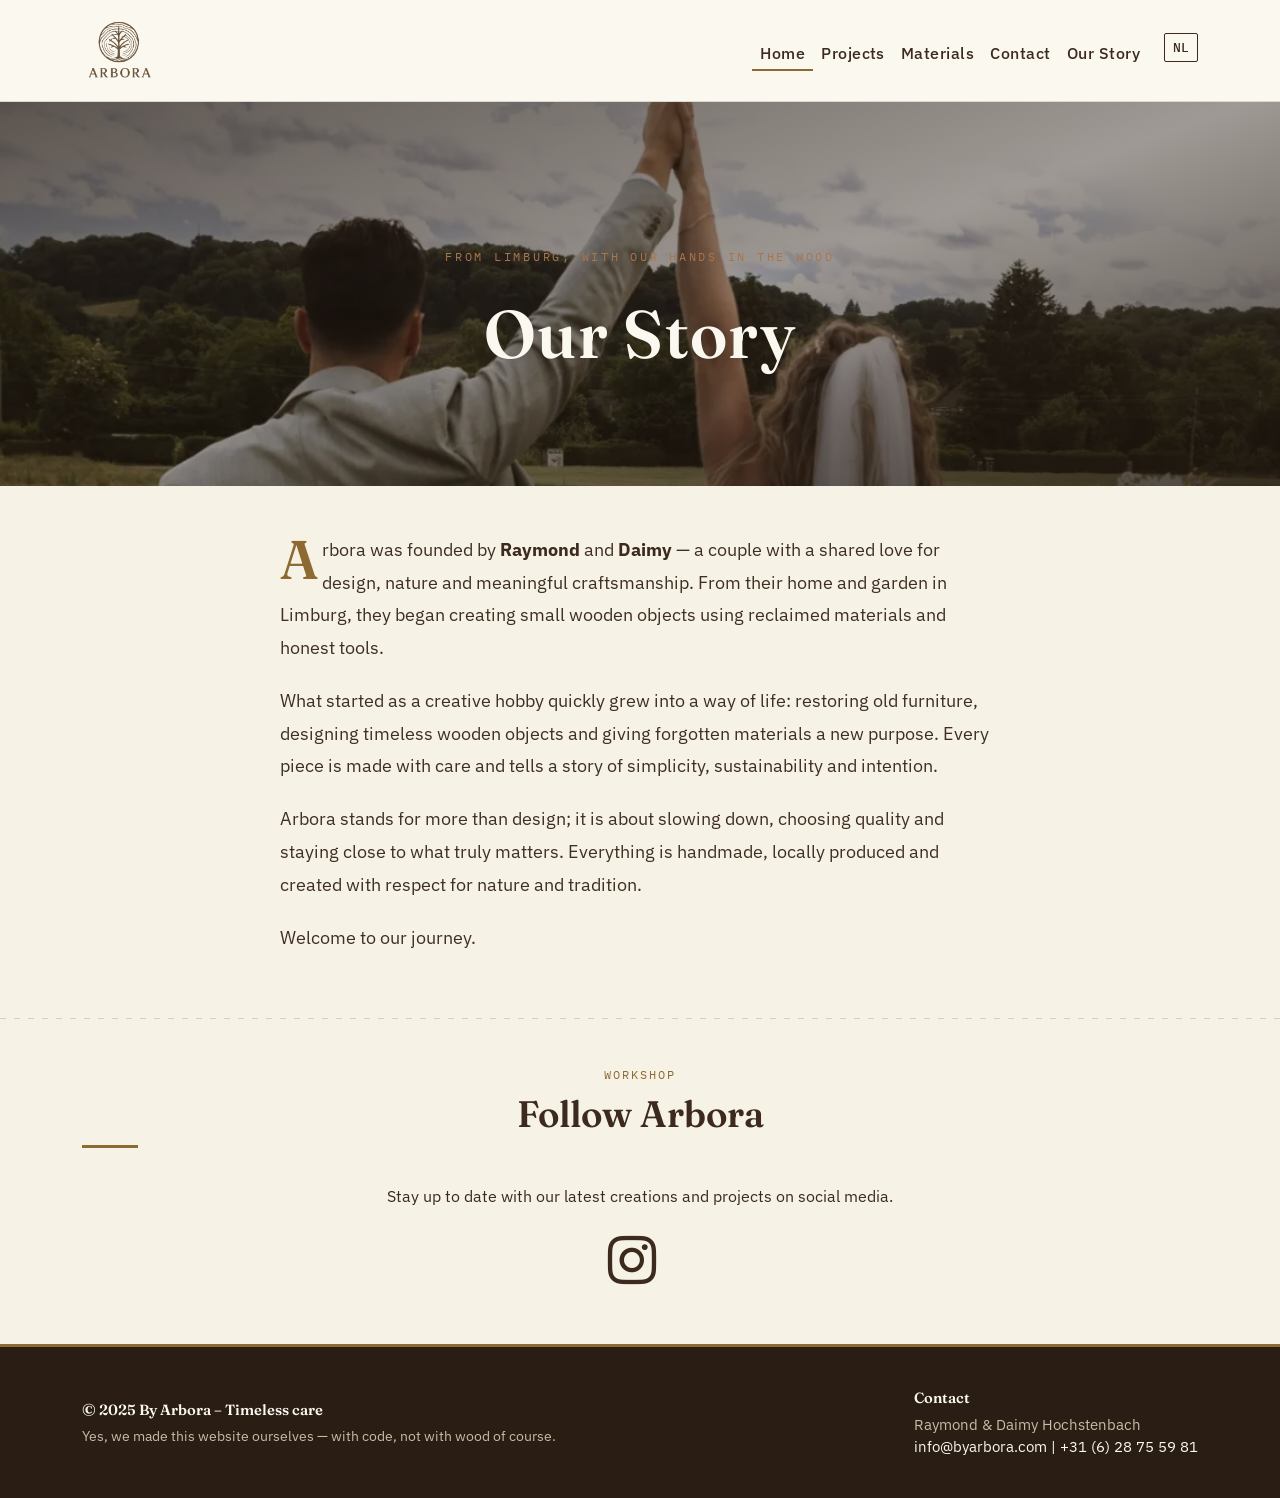
<file: our-story-en.html>
<!DOCTYPE html>
<html lang="en">

<head>
    <meta charset="UTF-8" />
    <meta name="viewport" content="width=device-width, initial-scale=1" />
    <title>Our Story – ARBORA</title>
    <meta name="description" content="The story of Arbora: Raymond and Daimy restore and design timeless wooden objects from their home and garden in Limburg." />
    <link rel="canonical" href="https://byarbora.com/our-story.html" />

    <!-- Open Graph / social preview -->
    <meta property="og:title" content="Our Story – ARBORA" />
    <meta property="og:description" content="How Raymond and Daimy started creating timeless wooden objects from Limburg." />
    <meta property="og:image" content="https://byarbora.com/Images/ourstory-banner.webp" />
    <meta property="og:url" content="https://byarbora.com/our-story.html" />
    <meta property="og:type" content="website" />
    <meta property="og:locale" content="en_GB" />
    <meta name="twitter:card" content="summary_large_image" />

    <!-- Bootstrap CSS -->
    <link href="https://cdn.jsdelivr.net/npm/bootstrap@5.3.3/dist/css/bootstrap.min.css" rel="stylesheet" />
    <!-- Eigen CSS -->
    <link href="styles.css" rel="stylesheet" />
    <!-- Bootstrap Icons -->
    <link href="https://cdn.jsdelivr.net/npm/bootstrap-icons@1.10.5/font/bootstrap-icons.css" rel="stylesheet" />

    <!-- Favicon -->
    <link rel="icon" href="Images/favicon.ico" type="image/x-icon">
    <link rel="apple-touch-icon" sizes="180x180" href="Images/favicon.png">
</head>

<body>

    <!-- Navigatiebalk -->
    <nav class="navbar navbar-expand-lg fixed-top">
        <div class="container">
            <a class="navbar-brand d-flex align-items-center gap-2" href="#">
                <img src="Images/logo-arbora.png" alt="Arbora logo" height="72" />
            </a>
            <button class="navbar-toggler" type="button" data-bs-toggle="collapse" data-bs-target="#navbarNav"
                aria-controls="navbarNav" aria-expanded="false" aria-label="Menu openen/sluiten">
                <span class="navbar-toggler-icon bg-light rounded"></span>
            </button>
            <div class="collapse navbar-collapse" id="navbarNav">
                <ul class="navbar-nav ms-auto">
                    <li class="nav-item"><a class="nav-link active" href="index-en.html">Home</a></li>
                    <li class="nav-item"><a class="nav-link" href="index-en.html#projects">Projects</a></li>
                    <li class="nav-item"><a class="nav-link" href="index-en.html#materialen">Materials</a></li>
                    <li class="nav-item"><a class="nav-link" href="index-en.html#koop">Contact</a></li>
                    <li class="nav-item"><a class="nav-link" href="our-story-en.html">Our Story</a></li>
                    <li class="nav-item">
                        <button id="lang-toggle" class="btn btn-outline-secondary btn-sm ms-3"
                            onclick="window.location.href='our-story.html'">NL</button>
                    </li>
                </ul>
            </div>
        </div>
    </nav>



    <!-- Hero -->
    <div class="story-hero">
        <div>
            <span class="hero-eyebrow">From Limburg, with our hands in the wood</span>
            <h1>Our Story</h1>
        </div>
    </div>

    <!-- Story Content -->
    <section class="py-5 text-center">
        <div class="container">
            <div class="story-content text-start">
                <p>
                    Arbora was founded by <strong>Raymond</strong> and <strong>Daimy</strong> — a couple with a shared love
                    for design, nature and meaningful craftsmanship. From their home and garden in Limburg, they began creating
                    small wooden objects using reclaimed materials and honest tools.
                </p>
                <p>
                    What started as a creative hobby quickly grew into a way of life: restoring old furniture,
                    designing timeless wooden objects and giving forgotten materials a new purpose. Every piece is made with care
                    and tells a story of simplicity, sustainability and intention.
                </p>
                <p>
                    Arbora stands for more than design; it is about slowing down, choosing quality and staying close to what truly matters.
                    Everything is handmade, locally produced and created with respect for nature and tradition.
                </p>
                <p>
                    Welcome to our journey.
                </p>
            </div>
        </div>
    </section>

    <!-- Volg ons sectie -->
    <section id="socials" class="py-5 text-center">
        <div class="container">
            <span class="section-eyebrow d-block">Workshop</span>
            <h2 class="section-title mb-4">Follow Arbora</h2>
            <p>Stay up to date with our latest creations and projects on social media.</p>
            <div class="social-icons fs-2 mt-3">
                <a href="https://www.instagram.com/byarbora" target="_blank" rel="noopener" aria-label="Instagram"
                    class="me-3 social-link">
                    <i class="bi bi-instagram"></i>
                </a>
            </div>
        </div>
    </section>

    <!-- Footer -->
    <footer class="site-footer text-center text-md-start">
        <div class="container d-md-flex justify-content-between align-items-center">
            <div class="mb-3 mb-md-0">
                <p class="mb-1 fw-semibold">&copy; 2025 By Arbora – Timeless care</p>
                <p class="mb-0 text-muted" style="font-size: 0.9rem;">Yes, we made this website ourselves — with code,
                    not with wood of course.</p>
            </div>
            <div>
                <p class="mb-1 fw-semibold">Contact</p>
                <p class="mb-0 text-muted">Raymond & Daimy Hochstenbach</p>
                <p class="mb-0">
                    <a href="mailto:info@byarbora.com" class="text-decoration-none">info@byarbora.com</a> |
                    <a href="tel:+31628755981" class="text-decoration-none">+31 (6) 28 75 59 81</a>
                </p>
            </div>
        </div>
    </footer>

    <!-- Bootstrap JS -->
    <script src="https://cdn.jsdelivr.net/npm/bootstrap@5.3.3/dist/js/bootstrap.bundle.min.js"></script>
    <!-- Eigen JS -->
    <script src="scripts.js"></script>
</body>

</html>
</file>
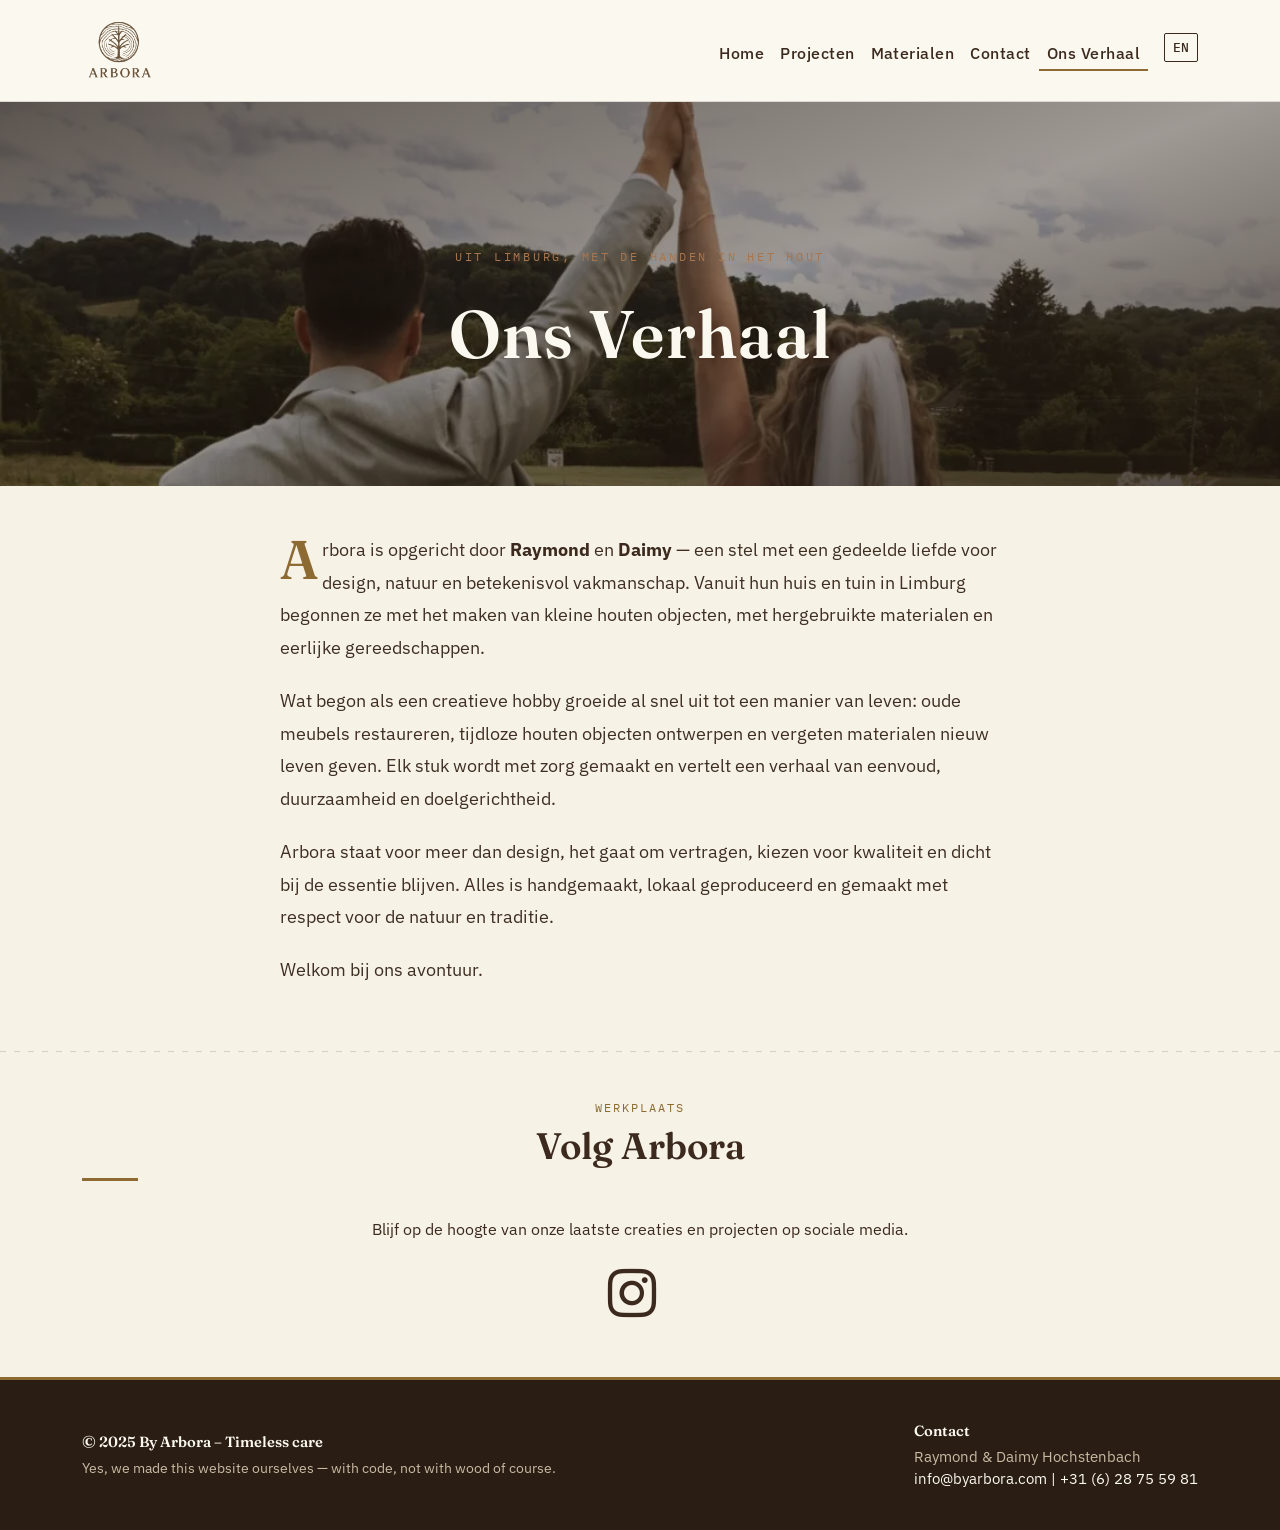
<file: our-story.html>
<!DOCTYPE html>
<html lang="nl">

<head>
    <meta charset="UTF-8" />
    <meta name="viewport" content="width=device-width, initial-scale=1" />
    <title>Ons Verhaal – ARBORA</title>
    <meta name="description" content="Het verhaal van Arbora: Raymond en Daimy restaureren en ontwerpen tijdloze houten objecten vanuit hun huis en tuin in Limburg." />
    <link rel="canonical" href="https://byarbora.com/our-story.html" />

    <!-- Open Graph / social preview -->
    <meta property="og:title" content="Ons Verhaal – ARBORA" />
    <meta property="og:description" content="Hoe Raymond en Daimy vanuit Limburg tijdloze houten objecten zijn gaan maken." />
    <meta property="og:image" content="https://byarbora.com/Images/ourstory-banner.webp" />
    <meta property="og:url" content="https://byarbora.com/our-story.html" />
    <meta property="og:type" content="website" />
    <meta property="og:locale" content="nl_NL" />
    <meta name="twitter:card" content="summary_large_image" />

    <!-- Bootstrap CSS -->
    <link href="https://cdn.jsdelivr.net/npm/bootstrap@5.3.3/dist/css/bootstrap.min.css" rel="stylesheet" />
    <!-- Eigen CSS -->
    <link href="styles.css" rel="stylesheet" />
    <!-- Bootstrap Icons -->
    <link href="https://cdn.jsdelivr.net/npm/bootstrap-icons@1.10.5/font/bootstrap-icons.css" rel="stylesheet" />

    <!-- Favicon -->
    <link rel="icon" href="Images/favicon.ico" type="image/x-icon">
    <link rel="apple-touch-icon" sizes="180x180" href="Images/favicon.png">
</head>

<body>

    <!-- Navigatiebalk -->
    <nav class="navbar navbar-expand-lg fixed-top">
        <div class="container">
            <a class="navbar-brand d-flex align-items-center gap-2" href="index.html">
                <img src="Images/logo-arbora.png" alt="Arbora logo" height="72" />
            </a>
            <button class="navbar-toggler" type="button" data-bs-toggle="collapse" data-bs-target="#navbarNav"
                aria-controls="navbarNav" aria-expanded="false" aria-label="Menu openen/sluiten">
                <span class="navbar-toggler-icon bg-light rounded"></span>
            </button>
            <div class="collapse navbar-collapse" id="navbarNav">
                <ul class="navbar-nav ms-auto">
                    <li class="nav-item"><a class="nav-link" href="index.html">Home</a></li>
                    <li class="nav-item"><a class="nav-link" href="index.html#projects">Projecten</a></li>
                    <li class="nav-item"><a class="nav-link" href="index.html#materialen">Materialen</a></li>
                    <li class="nav-item"><a class="nav-link" href="index.html#koop">Contact</a></li>
                    <li class="nav-item"><a class="nav-link active" href="our-story.html">Ons Verhaal</a></li>
                    <li class="nav-item">
                        <button id="lang-toggle" class="btn btn-outline-secondary btn-sm ms-3"
                            onclick="window.location.href='our-story-en.html'">EN</button>
                    </li>
                </ul>
            </div>
        </div>
    </nav>

    <!-- Hero -->
    <div class="story-hero">
        <div>
            <span class="hero-eyebrow">Uit Limburg, met de handen in het hout</span>
            <h1>Ons Verhaal</h1>
        </div>
    </div>

    <!-- Story Content -->
    <section class="py-5 text-center">
        <div class="container">
            <div class="story-content text-start">
                <p>
                    Arbora is opgericht door <strong>Raymond</strong> en <strong>Daimy</strong> — een stel met een gedeelde liefde
                    voor design, natuur en betekenisvol vakmanschap. Vanuit hun huis en tuin in Limburg begonnen ze met het maken
                    van kleine houten objecten, met hergebruikte materialen en eerlijke gereedschappen.
                </p>
                <p>
                    Wat begon als een creatieve hobby groeide al snel uit tot een manier van leven: oude meubels restaureren,
                    tijdloze houten objecten ontwerpen en vergeten materialen nieuw leven geven. Elk stuk wordt met zorg gemaakt
                    en vertelt een verhaal van eenvoud, duurzaamheid en doelgerichtheid.
                </p>
                <p>
                    Arbora staat voor meer dan design, het gaat om vertragen, kiezen voor kwaliteit en dicht bij de essentie
                    blijven. Alles is handgemaakt, lokaal geproduceerd en gemaakt met respect voor de natuur en traditie.
                </p>
                <p>
                    Welkom bij ons avontuur.
                </p>
            </div>
        </div>
    </section>

    <!-- Volg ons sectie -->
    <section id="socials" class="py-5 text-center">
        <div class="container">
            <span class="section-eyebrow d-block">Werkplaats</span>
            <h2 class="section-title mb-4">Volg Arbora</h2>
            <p>Blijf op de hoogte van onze laatste creaties en projecten op sociale media.</p>
            <div class="social-icons fs-2 mt-3">
                <a href="https://www.instagram.com/byarbora" target="_blank" rel="noopener" aria-label="Instagram"
                    class="me-3 social-link">
                    <i class="bi bi-instagram"></i>
                </a>
            </div>
        </div>
    </section>

    <!-- Footer -->
    <footer class="site-footer text-center text-md-start">
        <div class="container d-md-flex justify-content-between align-items-center">
            <div class="mb-3 mb-md-0">
                <p class="mb-1 fw-semibold">&copy; 2025 By Arbora – Timeless care</p>
                <p class="mb-0 text-muted" style="font-size: 0.9rem;">Yes, we made this website ourselves — with code,
                    not with wood of course.</p>
            </div>
            <div>
                <p class="mb-1 fw-semibold">Contact</p>
                <p class="mb-0 text-muted">Raymond & Daimy Hochstenbach</p>
                <p class="mb-0">
                    <a href="mailto:info@byarbora.com" class="text-decoration-none">info@byarbora.com</a> |
                    <a href="tel:+31628755981" class="text-decoration-none">+31 (6) 28 75 59 81</a>
                </p>
            </div>
        </div>
    </footer>

    <!-- Bootstrap JS -->
    <script src="https://cdn.jsdelivr.net/npm/bootstrap@5.3.3/dist/js/bootstrap.bundle.min.js"></script>
    <!-- Eigen JS -->
    <script src="scripts.js"></script>
</body>

</html>
</file>
<file: styles.css>
/* ============================================================
   ARBORA — design tokens
   Palette, type and layout tuned for an "ambachtelijk" (artisanal)
   woodworking studio: aged wood, workshop labels, brass hardware.
   Variable names are kept the same as the previous stylesheet
   (--arbora-*) so index-en.html / our-story.html keep working and
   automatically inherit this palette — consider renaming them to
   the descriptive aliases below next time you touch those pages.
   ============================================================ */

@import url('https://fonts.googleapis.com/css2?family=Fraunces:opsz,wght@9..144,300..700&family=IBM+Plex+Sans:wght@400;500;600&family=IBM+Plex+Mono:wght@400;500&display=swap');

:root {
    /* legacy names, new values */
    --arbora-beige: #ECE4D2;
    /* warm linen background */
    --arbora-bruin: #3B2A1D;
    /* ink-walnut, primary text/brand */
    --arbora-groen: #F7F2E6;
    /* section surface (kept name for compatibility) */
    --arbora-lichtgroen: #F1EAD8;
    /* lighter surface */
    --arbora-accent: #8C6A32;
    /* aged brass accent */

    /* descriptive aliases, same values */
    --ink: var(--arbora-bruin);
    --linen: var(--arbora-beige);
    --surface: var(--arbora-groen);
    --surface-light: var(--arbora-lichtgroen);
    --brass: var(--arbora-accent);
    --oak: #A9754C;
    --walnut-dark: #2A1D14;
    --cream: #FBF8F0;

    --font-display: 'Fraunces', 'Playfair Display', serif;
    --font-body: 'IBM Plex Sans', 'Montserrat', Arial, sans-serif;
    --font-mono: 'IBM Plex Mono', ui-monospace, monospace;
}

* {
    box-sizing: border-box;
}

body {
    padding-top: 72px;
    font-family: var(--font-body);
    background-color: var(--linen);
    color: var(--ink);
    -webkit-font-smoothing: antialiased;
}

::selection {
    background: var(--brass);
    color: var(--cream);
}

a {
    color: var(--ink);
}

/* ---------- Navbar ---------- */
.navbar {
    background-color: var(--cream);
    border-bottom: 1px solid rgba(59, 42, 29, 0.15);
    box-shadow: none;
    padding-top: 0.6rem;
    padding-bottom: 0.6rem;
}

.navbar-brand,
.nav-link {
    color: var(--ink) !important;
    font-family: var(--font-body);
    font-weight: 500;
    letter-spacing: 0.03em;
}

.nav-link {
    position: relative;
    padding-bottom: 4px;
}

.nav-link::after {
    content: "";
    position: absolute;
    left: 0;
    right: 100%;
    bottom: -2px;
    height: 2px;
    background: var(--brass);
    transition: right 0.25s ease;
}

.nav-link:hover::after,
.nav-link.active::after {
    right: 0;
}

#lang-toggle {
    font-family: var(--font-mono);
    font-size: 0.8rem;
    font-weight: 500;
    color: var(--ink);
    border-color: var(--ink);
    border-radius: 2px;
}

#lang-toggle:hover {
    background-color: var(--brass);
    color: var(--cream);
    border-color: var(--brass);
}

/* ---------- Hero ---------- */
.hero {
    position: relative;
    background:
        linear-gradient(160deg, rgba(30, 21, 14, 0.82), rgba(43, 30, 20, 0.55) 55%, rgba(30, 21, 14, 0.85)),
        url("Images/w07961-small.webp") center/cover no-repeat;
    color: var(--cream);
    text-align: center;
    padding: 150px 20px 90px;
    border-bottom: none;
    overflow: hidden;
}

.hero-eyebrow {
    display: inline-block;
    font-family: var(--font-mono);
    font-size: 0.78rem;
    letter-spacing: 0.22em;
    text-transform: uppercase;
    color: var(--oak);
    margin-bottom: 1.2rem;
    opacity: 0;
    animation: fadeUp 0.9s ease-out forwards;
    animation-delay: 0.1s;
}

.hero h1 {
    font-family: var(--font-display);
    font-optical-sizing: auto;
    font-weight: 600;
    font-size: clamp(3.2rem, 9vw, 7rem);
    letter-spacing: 0.02em;
    margin: 0 auto;
    max-width: 90vw;
    word-wrap: break-word;
    opacity: 0;
    animation: fadeUp 1s ease-out forwards;
    animation-delay: 0.3s;
}

.hero p.lead {
    font-family: var(--font-body);
    font-weight: 400;
    font-size: 1.15rem;
    color: #E6DCC8;
    margin-top: 18px;
    opacity: 0;
    animation: fadeUp 1s ease-out forwards;
    animation-delay: 0.6s;
}

.grain-divider {
    display: block;
    width: 120px;
    height: 18px;
    margin: 2rem auto 0;
    opacity: 0;
    animation: fadeUp 1s ease-out forwards;
    animation-delay: 0.85s;
}

@keyframes fadeUp {
    from {
        opacity: 0;
        transform: translateY(14px);
    }

    to {
        opacity: 1;
        transform: translateY(0);
    }
}

@media (prefers-reduced-motion: reduce) {

    .hero-eyebrow,
    .hero h1,
    .hero p.lead,
    .grain-divider,
    .reveal {
        animation: none !important;
        opacity: 1 !important;
        transform: none !important;
    }
}

/* ---------- Sections ---------- */
.section-title {
    color: var(--ink);
    font-family: var(--font-display);
    font-weight: 600;
    font-size: clamp(1.7rem, 3vw, 2.3rem);
    border-bottom: none;
    position: relative;
    padding-bottom: 0.75rem;
    margin-bottom: 1.5rem;
}

.section-title::after {
    content: "";
    display: block;
    width: 56px;
    height: 3px;
    background: var(--brass);
    margin-top: 0.6rem;
}

.section-title.text-center::after {
    margin-left: auto;
    margin-right: auto;
}

.section-eyebrow {
    display: block;
    font-family: var(--font-mono);
    font-size: 0.72rem;
    letter-spacing: 0.18em;
    text-transform: uppercase;
    color: var(--brass);
    margin-bottom: 0.5rem;
}

section {
    background-color: var(--surface);
    padding: 4.5rem 0;
    border-radius: 0;
    margin: 0;
}

section#over,
section.bg-white {
    background-color: var(--cream);
}

section#projecten {
    background-color: var(--surface-light);
}

/* thin wood-grain rule between sections instead of hard edges */
section+section {
    position: relative;
}

section+section::before {
    content: "";
    display: block;
    position: absolute;
    top: 0;
    left: 0;
    right: 0;
    height: 1px;
    background: repeating-linear-gradient(90deg,
            rgba(59, 42, 29, 0.18) 0px,
            rgba(59, 42, 29, 0.18) 6px,
            transparent 6px,
            transparent 14px);
}

/* ---------- Project cards & material tags ---------- */
.project-card {
    background: var(--cream);
    border-radius: 4px;
    overflow: visible;
    box-shadow: 0 1px 2px rgba(43, 30, 20, 0.08);
    transition: transform 0.35s ease, box-shadow 0.35s ease;
    height: 100%;
}

.project-card:hover {
    transform: translateY(-4px);
    box-shadow: 0 18px 30px -12px rgba(43, 30, 20, 0.28);
}

.project-media {
    position: relative;
    border-radius: 4px 4px 0 0;
    overflow: hidden;
}

.project-media img {
    height: 380px;
    object-fit: cover;
    width: 100%;
    display: block;
}

/* the signature element: a rotated workshop-style material tag */
.material-tag {
    position: absolute;
    top: 14px;
    right: -6px;
    background: var(--ink);
    color: var(--cream);
    font-family: var(--font-mono);
    font-size: 0.72rem;
    letter-spacing: 0.06em;
    padding: 6px 12px 6px 10px;
    border-radius: 2px;
    transform: rotate(4deg);
    box-shadow: 0 6px 14px rgba(20, 14, 9, 0.35);
    transition: transform 0.35s ease;
}

.material-tag::before {
    content: "";
    position: absolute;
    left: -4px;
    top: 50%;
    width: 8px;
    height: 8px;
    background: var(--cream);
    border-radius: 50%;
    transform: translateY(-50%);
    box-shadow: inset 0 0 0 1.5px var(--ink);
}

.project-card:hover .material-tag {
    transform: rotate(-2deg) translateY(-2px);
}

.card-title.h5,
.project-card h3 {
    font-family: var(--font-display);
    font-weight: 600;
    color: var(--ink);
    font-size: 1.15rem;
}

.project-card .card-text {
    color: #4A3B2C;
    font-size: 0.95rem;
}

.card .carousel-item img {
    height: 380px;
    object-fit: cover;
}

.carousel-control-prev-icon,
.carousel-control-next-icon {
    background-color: rgba(20, 14, 9, 0.5);
    border-radius: 50%;
    padding: 18px;
}

/* ---------- Scroll reveal ---------- */
.reveal {
    opacity: 0;
    transform: translateY(18px);
    transition: opacity 0.6s ease, transform 0.6s ease;
}

.reveal.is-visible {
    opacity: 1;
    transform: translateY(0);
}

/* ---------- Buttons ---------- */
.btn-outline-secondary {
    color: var(--ink);
    border-color: var(--ink);
    border-radius: 2px;
    font-family: var(--font-body);
    font-weight: 500;
}

.btn-outline-secondary:hover {
    background-color: var(--ink);
    border-color: var(--ink);
    color: var(--cream);
}

.btn-success {
    background-color: #3E5C3A;
    border-color: #3E5C3A;
    border-radius: 2px;
    font-weight: 500;
}

.btn-success:hover {
    background-color: #324A2F;
    border-color: #324A2F;
}

/* ---------- Order-slip CTA panel ---------- */
.order-slip {
    background: var(--cream);
    border: 1px dashed rgba(59, 42, 29, 0.35);
    border-radius: 6px;
    padding: 3rem 2rem;
}

.cta-label {
    display: block;
    font-family: var(--font-mono);
    font-size: 0.68rem;
    letter-spacing: 0.14em;
    text-transform: uppercase;
    color: var(--brass);
    margin-top: 0.5rem;
}

/* ---------- Socials ---------- */
.social-icons i {
    font-size: 3rem;
    color: var(--ink);
    transition: transform 0.3s ease, color 0.3s ease;
}

.social-icons a.social-link:hover i {
    color: var(--brass);
    transform: scale(1.15) rotate(-4deg);
}

/* ---------- Footer ---------- */
footer.site-footer {
    background-color: var(--walnut-dark);
    color: var(--cream);
    padding: 2.5rem 0;
    text-align: left;
    font-size: 0.92rem;
    font-family: var(--font-body);
    border-top: 3px solid var(--brass);
}

footer.site-footer a {
    color: var(--cream);
}

footer.site-footer .text-muted {
    color: #C9BBA3 !important;
}

footer.site-footer .fw-semibold {
    font-family: var(--font-display);
}

/* ---------- Focus states (accessibility) ---------- */
a:focus-visible,
button:focus-visible {
    outline: 2px solid var(--brass);
    outline-offset: 2px;
}

h2.display-3 {
    font-family: var(--font-display);
    letter-spacing: 0.02em;
    color: var(--ink);
}

/* ---------- "Ons verhaal" pagina ---------- */
.story-hero {
    position: relative;
    background:
        linear-gradient(160deg, rgba(30, 21, 14, 0.75), rgba(43, 30, 20, 0.35) 55%, rgba(30, 21, 14, 0.8)),
        url("Images/ourstory-banner.jpg") center 30% / cover no-repeat;
    height: 46vh;
    min-height: 320px;
    display: flex;
    align-items: center;
    justify-content: center;
    text-align: center;
    color: var(--cream);
}

.story-hero h1 {
    font-family: var(--font-display);
    font-optical-sizing: auto;
    font-weight: 600;
    font-size: clamp(2.6rem, 6vw, 4.2rem);
    letter-spacing: 0.02em;
    margin: 0.6rem 0 0;
}

.story-content {
    max-width: 720px;
    margin: 0 auto;
    font-size: 1.1rem;
    line-height: 1.85;
    color: var(--ink);
}

.story-content p:first-of-type::first-letter {
    font-family: var(--font-display);
    font-size: 3.4rem;
    font-weight: 600;
    float: left;
    line-height: 0.85;
    padding: 0.05em 0.08em 0 0;
    color: var(--brass);
}

.story-content p+p {
    margin-top: 1.3rem;
}

/* ---------- our-story.html ---------- */
.story-hero {
    background:
        linear-gradient(160deg, rgba(30, 21, 14, 0.75), rgba(43, 30, 20, 0.45) 55%, rgba(30, 21, 14, 0.8)),
        url("Images/ourstory-banner.webp") center 30% / cover no-repeat;
    padding: 130px 20px 70px;
}

.story-hero h1 {
    font-size: clamp(2.6rem, 6vw, 4.2rem);
}

.story-content {
    max-width: 720px;
    font-family: var(--font-body);
    font-size: 1.1rem;
    line-height: 1.85;
    color: #3E2F22;
}

.story-content strong {
    color: var(--ink);
}

#materialen {
    --wood-oak: #b9895a;
    --wood-oak-dark: #8a5f38;
    --wood-walnut: #4a2f22;
    --wood-walnut-light: #6d4530;
    --wood-cream: #f6f1ea;
    --wood-line: #e2d8cb;
    background-color: var(--wood-cream);
}

#materialen .materials-intro {
    max-width: 680px;
    margin-left: auto;
    margin-right: auto;
}

#materialen .materials-subhead {
    font-size: 0.8rem;
    letter-spacing: 0.08em;
    text-transform: uppercase;
    color: var(--wood-oak-dark);
    font-weight: 600;
    margin-bottom: 0.5rem;
}

#materialen .wood-card {
    background: #fff;
    border-radius: 6px;
    overflow: hidden;
    height: 100%;
    box-shadow: 0 2px 18px rgba(74, 47, 34, 0.06);
}

#materialen .wood-card-swatch {
    height: 140px;
    width: 100%;
}

#materialen .wood-card-swatch.walnut {
    background-image:
        linear-gradient(rgba(0, 0, 0, 0.08), rgba(0, 0, 0, 0.08)),
        url('Images/Rubiomonocoat/OIL_PLUS_2C_WALNUT_NATURAL-jpg.webp');
    background-size: cover;
    background-position: center;
    background-repeat: no-repeat;
}
#materialen .wood-card-swatch.oak {
        background-image:
        linear-gradient(rgba(0, 0, 0, 0.08), rgba(0, 0, 0, 0.08)),
        url('Images/Rubiomonocoat/OIL_PLUS_2C_OAK_NATURAL-jpg.webp');
    background-size: cover;
    background-position: center;
    background-repeat: no-repeat;
}


#materialen .wood-card-body {
    padding: 1.5rem;
}

#materialen .wood-card-body h3 {
    font-size: 1.15rem;
    margin-bottom: 0.9rem;
}

#materialen .wood-trait {
    display: flex;
    gap: 0.6rem;
    margin-bottom: 0.55rem;
    font-size: 0.93rem;
    line-height: 1.45;
}

#materialen .wood-trait strong {
    flex: 0 0 auto;
    color: var(--wood-oak-dark);
    font-weight: 600;
}

#materialen .wood-note {
    margin-top: 1rem;
    padding-top: 1rem;
    border-top: 1px solid var(--wood-line);
    font-size: 0.88rem;
    font-style: italic;
    color: #6b5d4f;
}

#materialen .species-footnote {
    text-align: center;
    max-width: 620px;
    margin: 2.5rem auto 0;
    font-size: 0.95rem;
    color: #6b5d4f;
}

#materialen .finish-panel {
    background: #fff;
    border-radius: 6px;
    padding: 2.5rem;
    box-shadow: 0 2px 18px rgba(74, 47, 34, 0.06);
}

#materialen .finish-swatches {
    display: flex;
    flex-wrap: wrap;
    gap: 1.1rem;
    margin: 1.75rem 0;
}

#materialen .finish-swatch {
    flex: 1 1 140px;
    max-width: 160px;
    text-align: center;
}

#materialen .finish-swatch-color {
    height: 110px;
    width: 100%;
    border-radius: 5px;
    margin-bottom: 0.6rem;
    object-fit: cover;
    box-shadow: inset 0 0 0 1px rgba(0, 0, 0, 0.08);
    background-color: var(--wood-cream);
    display: block;
}

#materialen .finish-swatch-name {
    font-size: 0.85rem;
    font-weight: 600;
    color: var(--wood-walnut);
    display: block;
}

#materialen .finish-swatch-desc {
    font-size: 0.78rem;
    color: #7a6b5c;
}

#materialen .maintenance-note {
    display: flex;
    gap: 0.9rem;
    background: var(--wood-cream);
    border-radius: 5px;
    padding: 1.1rem 1.3rem;
    margin-top: 1.5rem;
    font-size: 0.92rem;
    line-height: 1.55;
    color: #4a3d31;
}

#materialen .idea-card {
    background: #fff;
    border-radius: 6px;
    padding: 1.6rem 1.4rem;
    height: 100%;
    box-shadow: 0 2px 14px rgba(74, 47, 34, 0.05);
    transition: transform 0.2s ease, box-shadow 0.2s ease;
}

#materialen .idea-card:hover {
    transform: translateY(-3px);
    box-shadow: 0 6px 22px rgba(74, 47, 34, 0.1);
}

#materialen .idea-card h4 {
    font-size: 1.02rem;
    margin-bottom: 0.4rem;
    color: var(--wood-walnut);
}

#materialen .idea-card p {
    font-size: 0.9rem;
    color: #6b5d4f;
    margin-bottom: 0;
}

#materialen .idea-open {
    text-align: center;
    margin-top: 2rem;
    font-size: 1.05rem;
    color: var(--wood-walnut);
    font-style: italic;
}

#materialen .character-panel {
    background: var(--wood-walnut);
    color: #f2ece3;
    border-radius: 6px;
    padding: 3rem 2.5rem;
}

#materialen .character-panel h3 {
    color: #fff;
    margin-bottom: 1rem;
}

#materialen .character-panel p {
    color: #e5dcd0;
}

#materialen .character-tags {
    display: flex;
    flex-wrap: wrap;
    gap: 0.6rem;
    margin-top: 1.5rem;
}

#materialen .character-tag {
    border: 1px solid rgba(255, 255, 255, 0.35);
    border-radius: 30px;
    padding: 0.35rem 0.95rem;
    font-size: 0.82rem;
    color: #f2ece3;
}

#materialen .materials-closing {
    text-align: center;
    max-width: 600px;
    margin: 3rem auto 0;
    font-size: 1.05rem;
    color: var(--wood-walnut);
}
</file>
